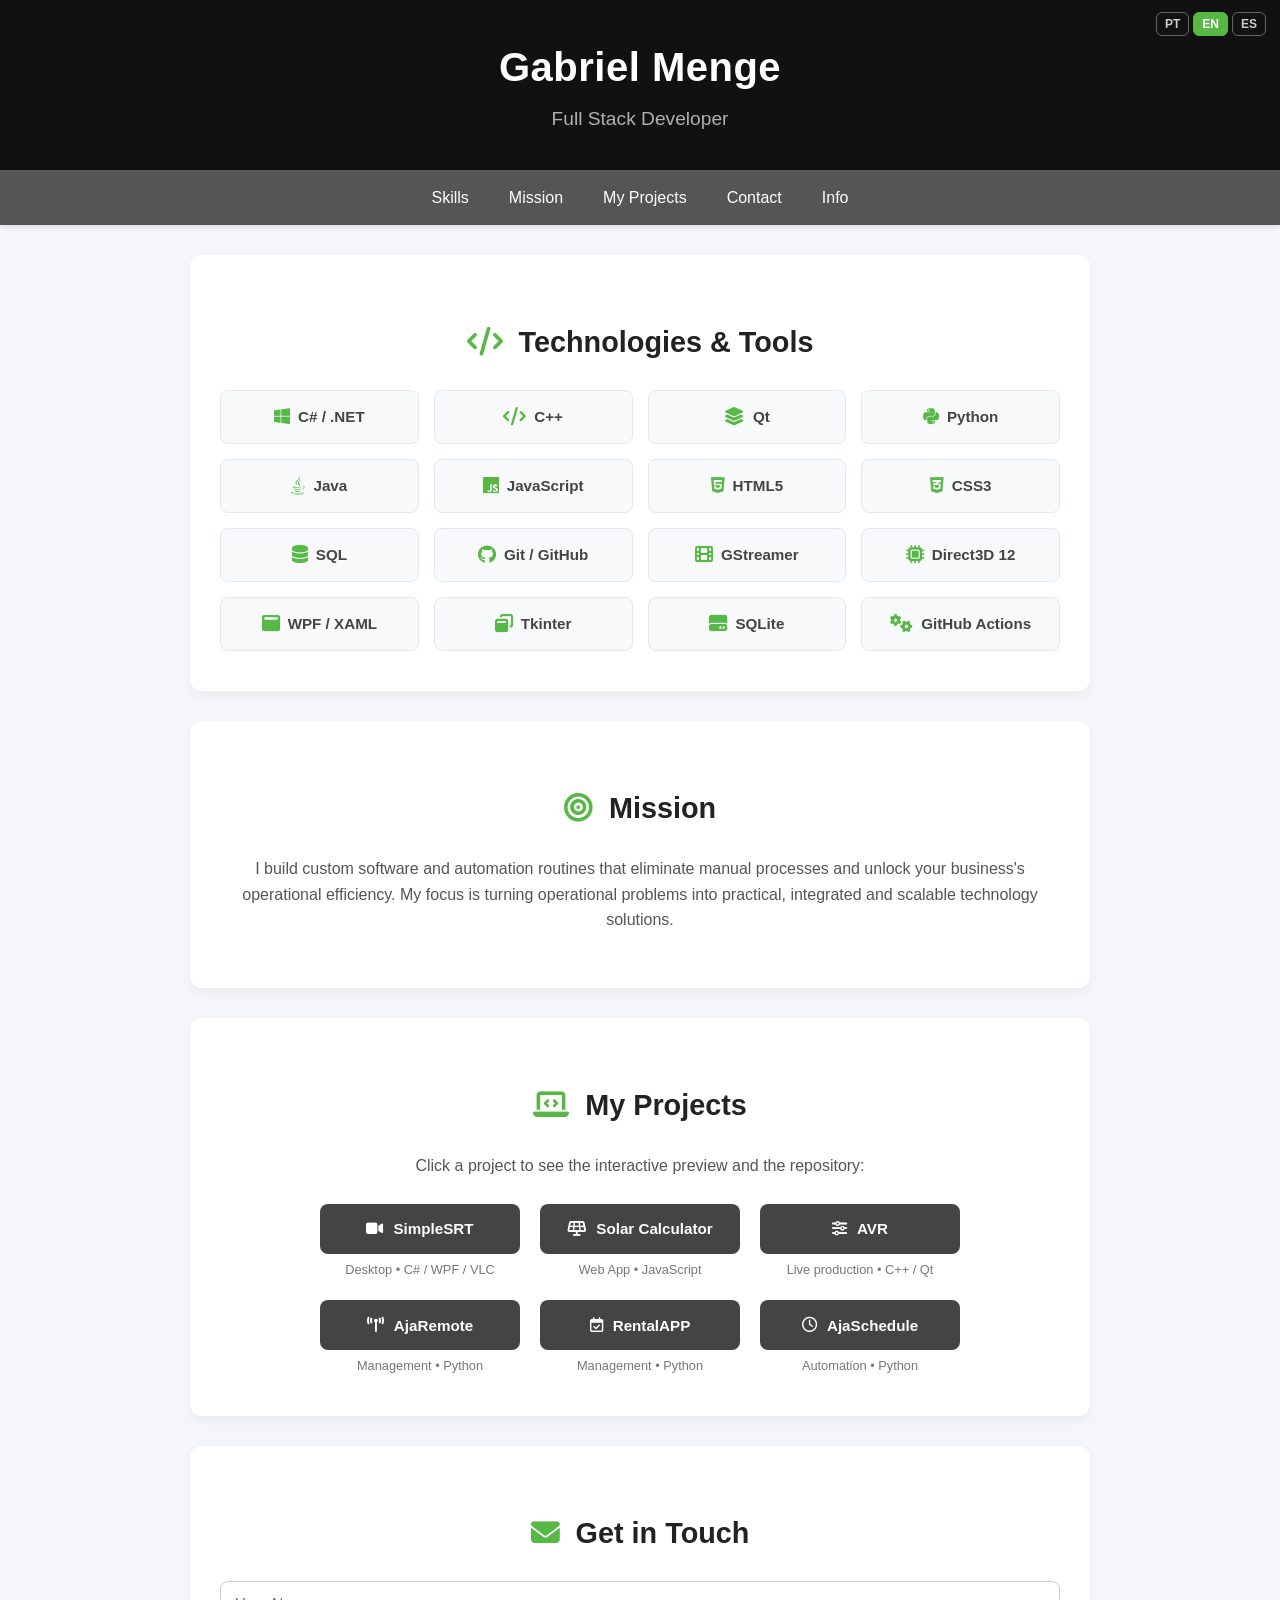
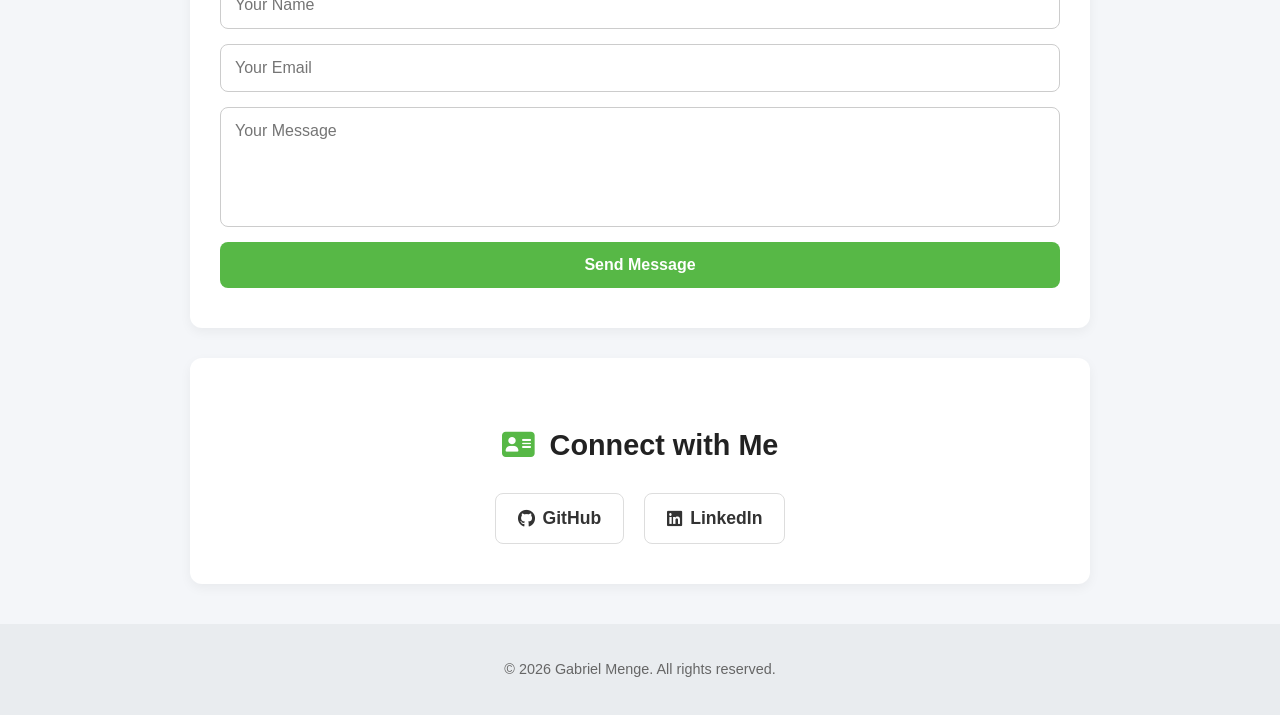
<file: index.html>
<!DOCTYPE html>
<html lang="pt-BR">
<head>
    <meta charset="UTF-8">
    <meta name="viewport" content="width=device-width, initial-scale=1.0">
    <title>Gabriel Menge | Desenvolvedor Full Stack</title>
    
    <!-- CSS do Projeto -->
    <link rel="stylesheet" href="styles.css">
    
    <!-- Ícones (Font Awesome) -->
    <link rel="stylesheet" href="https://cdnjs.cloudflare.com/ajax/libs/font-awesome/6.4.0/css/all.min.css" integrity="sha512-iecdLmaskl7CVkqkXNQ/ZH/XLlvWZOJyj7Yy7tcenmpD1ypASozpmT/E0iPtmFIB46ZmdtAc9eNBvH0H/ZpiBw==" crossorigin="anonymous" referrerpolicy="no-referrer">
    <script src="i18n.js"></script>
</head>
<body>
    <header>
        <div data-idioma></div>
        <div class="header-content">
            <h1>Gabriel Menge</h1>
            <p>Desenvolvedor Full Stack</p>
        </div>
    </header>

    <nav>
        <ul>
            <li><a href="#skills">Habilidades</a></li>
            <li><a href="#benefits">Missão</a></li>
            <li><a href="#projects">Meus Projetos</a></li>
            <li><a href="#contact">Contato</a></li>
            <li><a href="#info">Informações</a></li>
        </ul>
    </nav>

    <main>
        
        <section id="skills">
            <h2><i class="fa-solid fa-code"></i> Tecnologias & Ferramentas</h2>
            <div class="skills-grid">
                <div class="skill-item"><i class="fa-brands fa-windows"></i> C# / .NET</div>
                <div class="skill-item"><i class="fa-solid fa-code"></i> C++</div>
                <div class="skill-item"><i class="fa-solid fa-layer-group"></i> Qt</div>
                <div class="skill-item"><i class="fa-brands fa-python"></i> Python</div>
                <div class="skill-item"><i class="fa-brands fa-java"></i> Java</div>
                <div class="skill-item"><i class="fa-brands fa-js"></i> JavaScript</div>
                <div class="skill-item"><i class="fa-brands fa-html5"></i> HTML5</div>
                <div class="skill-item"><i class="fa-brands fa-css3-alt"></i> CSS3</div>
                <div class="skill-item"><i class="fa-solid fa-database"></i> SQL</div>
                <div class="skill-item"><i class="fa-brands fa-github"></i> Git / GitHub</div>
                <div class="skill-item"><i class="fa-solid fa-film"></i> GStreamer</div>
                <div class="skill-item"><i class="fa-solid fa-microchip"></i> Direct3D 12</div>
                <div class="skill-item"><i class="fa-solid fa-window-maximize"></i> WPF / XAML</div>
                <div class="skill-item"><i class="fa-solid fa-window-restore"></i> Tkinter</div>
                <div class="skill-item"><i class="fa-solid fa-hard-drive"></i> SQLite</div>
                <div class="skill-item"><i class="fa-solid fa-gears"></i> GitHub Actions</div>
            </div>
        </section>

        <section id="benefits">
            <h2><i class="fa-solid fa-bullseye"></i> Missão</h2>
            <p data-t="missao">Desenvolvo softwares e rotinas de automação sob medida para eliminar processos manuais e destravar a eficiência operacional do seu negócio. Meu foco é transformar problemas operacionais em soluções tecnológicas práticas, integradas e escaláveis.</p>
        </section>

        <section id="projects">
            <h2><i class="fa-solid fa-laptop-code"></i> Meus Projetos</h2>
            <p>Clique em um projeto para ver a prévia interativa e o repositório:</p>
            <div class="project-buttons">
                <div class="project-card">
                    <a href="projetos/simplesrt.html">
                        <button class="project-button"><i class="fa-solid fa-video"></i> SimpleSRT</button>
                    </a>
                    <span class="project-tech">Desktop • C# / WPF / VLC</span>
                </div>

                <div class="project-card">
                    <a href="projetos/calculadora-solar.html">
                        <button class="project-button"><i class="fa-solid fa-solar-panel"></i> Calculadora Solar</button>
                    </a>
                    <span class="project-tech">Web App • JavaScript</span>
                </div>

                <div class="project-card">
                    <a href="projetos/avr.html">
                        <button class="project-button"><i class="fa-solid fa-sliders"></i> AVR</button>
                    </a>
                    <span class="project-tech">Produção ao vivo • C++ / Qt</span>
                </div>

                <div class="project-card">
                    <a href="projetos/ajaremote.html">
                        <button class="project-button"><i class="fa-solid fa-tower-broadcast"></i> AjaRemote</button>
                    </a>
                    <span class="project-tech">Gerenciamento • Python</span>
                </div>

                <div class="project-card">
                    <a href="projetos/rentalapp.html">
                        <button class="project-button"><i class="fa-regular fa-calendar-check"></i> RentalAPP</button>
                    </a>
                    <span class="project-tech">Gerenciamento • Python</span>
                </div>
                
                <div class="project-card">
                    <a href="projetos/ajaschedule.html">
                        <button class="project-button"><i class="fa-regular fa-clock"></i> AjaSchedule</button>
                    </a>
                    <span class="project-tech">Automação • Python</span>
                </div>
            </div>
        </section>

        <section id="contact">
            <h2><i class="fa-solid fa-envelope"></i> Entre em Contato</h2>
            <form id="contact-form" action="https://formspree.io/f/moeqvnkl" method="POST">
                <input type="text" name="name" placeholder="Seu Nome" required>
                <input type="email" name="email" placeholder="Seu Email" required>
                <textarea name="message" placeholder="Sua Mensagem" required></textarea>
                <!-- Armadilha anti-spam do Formspree: invisivel para pessoas -->
                <input type="text" name="_gotcha" style="display:none" tabindex="-1" autocomplete="off">
                <button type="submit" id="form-btn">Enviar Mensagem</button>
            </form>
        </section>

        <section id="info">
            <h2><i class="fa-solid fa-address-card"></i> Conecte-se Comigo</h2>
            <div class="social-links">
                <a href="https://github.com/gmenge" target="_blank"><i class="fa-brands fa-github"></i> GitHub</a>
                <a href="https://linkedin.com/in/gabrielmenge" target="_blank"><i class="fa-brands fa-linkedin"></i> LinkedIn</a>
            </div>
        </section>
    </main>

    <footer>
        <p>&copy; 2026 Gabriel Menge. Todos os direitos reservados.</p>
    </footer>

    <!-- Script para envio assíncrono e redirecionamento gratuito -->
    <script>
      const form = document.getElementById("contact-form");
      
      form.addEventListener("submit", async function(event) {
        event.preventDefault();
        const btn = document.getElementById("form-btn");
        btn.disabled = true;
        btn.innerText = "Enviando...";

        try {
          const data = new FormData(event.target);
          const response = await fetch(event.target.action, {
            method: form.method,
            body: data,
            headers: { 'Accept': 'application/json' }
          });
          
          if (response.ok) {
            window.location.href = "obrigado.html";
          } else {
            alert(I18N.t("Ocorreu um erro ao enviar a mensagem. Tente novamente."));
            btn.disabled = false;
            btn.innerText = "Enviar Mensagem";
          }
        } catch (error) {
          alert(I18N.t("Ocorreu um erro de conexão. Tente novamente."));
          btn.disabled = false;
          btn.innerText = "Enviar Mensagem";
        }
      });
    </script>
</body>
</html>
</file>
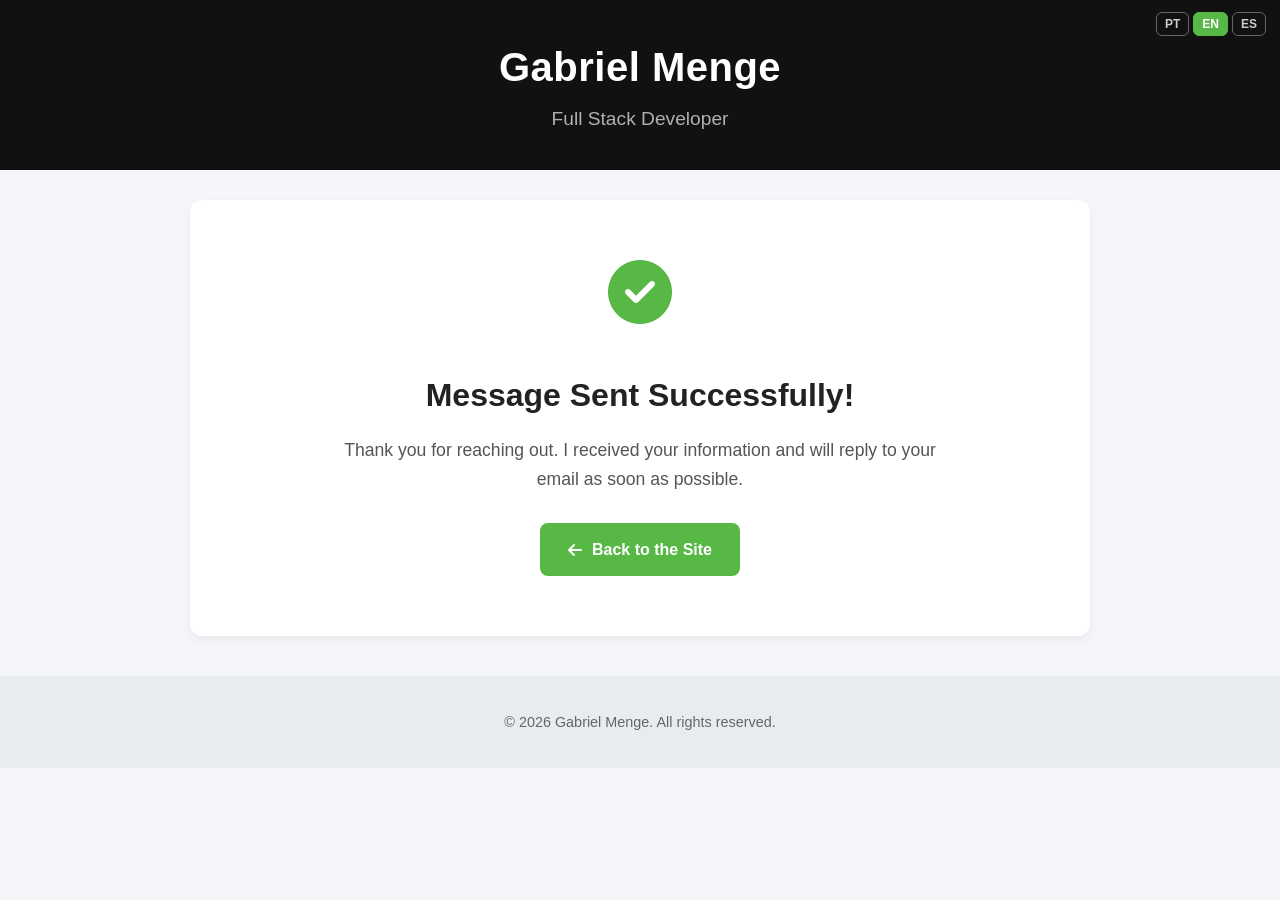
<file: obrigado.html>
<!DOCTYPE html>
<html lang="pt-BR">
<head>
    <meta charset="UTF-8">
    <meta name="viewport" content="width=device-width, initial-scale=1.0">
    <title>Mensagem Enviada | Gabriel Menge</title>
    
    <!-- CSS do Projeto -->
    <link rel="stylesheet" href="styles.css">
    
    <!-- Ícones (Font Awesome) -->
    <link rel="stylesheet" href="https://cdnjs.cloudflare.com/ajax/libs/font-awesome/6.4.0/css/all.min.css" integrity="sha512-iecdLmaskl7CVkqkXNQ/ZH/XLlvWZOJyj7Yy7tcenmpD1ypASozpmT/E0iPtmFIB46ZmdtAc9eNBvH0H/ZpiBw==" crossorigin="anonymous" referrerpolicy="no-referrer">
    <style>
        .thank-you-container {
            text-align: center;
            padding: 60px 20px;
        }

        .thank-you-icon {
            font-size: 4em;
            color: #57b846;
            margin-bottom: 20px;
        }

        .thank-you-title {
            font-size: 2em;
            color: #222;
            margin-bottom: 15px;
        }

        .thank-you-text {
            font-size: 1.1em;
            color: #555;
            max-width: 600px;
            margin: 0 auto 30px auto;
            line-height: 1.6;
        }

        .btn-home {
            display: inline-flex;
            align-items: center;
            gap: 10px;
            background: #57b846;
            color: #fff;
            text-decoration: none;
            padding: 14px 28px;
            font-weight: bold;
            border-radius: 8px;
            transition: background 0.3s ease, transform 0.2s;
        }

        .btn-home:hover {
            background: #45a035;
            transform: translateY(-2px);
        }
    </style>
    <script src="i18n.js"></script>
</head>
<body>
    <header>
        <div data-idioma></div>
        <div class="header-content">
            <h1>Gabriel Menge</h1>
            <p>Desenvolvedor Full Stack</p>
        </div>
    </header>

    <main>
        <section class="thank-you-container">
            <i class="fa-solid fa-circle-check thank-you-icon"></i>
            <h2 class="thank-you-title">Mensagem Enviada com Sucesso!</h2>
            <p class="thank-you-text">
                Obrigado pelo contato. Recebi suas informações e retornarei o seu e-mail o mais breve possível.
            </p>
            <a href="index.html" class="btn-home">
                <i class="fa-solid fa-arrow-left"></i> Voltar ao Site
            </a>
        </section>
    </main>

    <footer>
        <p>&copy; 2026 Gabriel Menge. Todos os direitos reservados.</p>
    </footer>
</body>
</html>
</file>
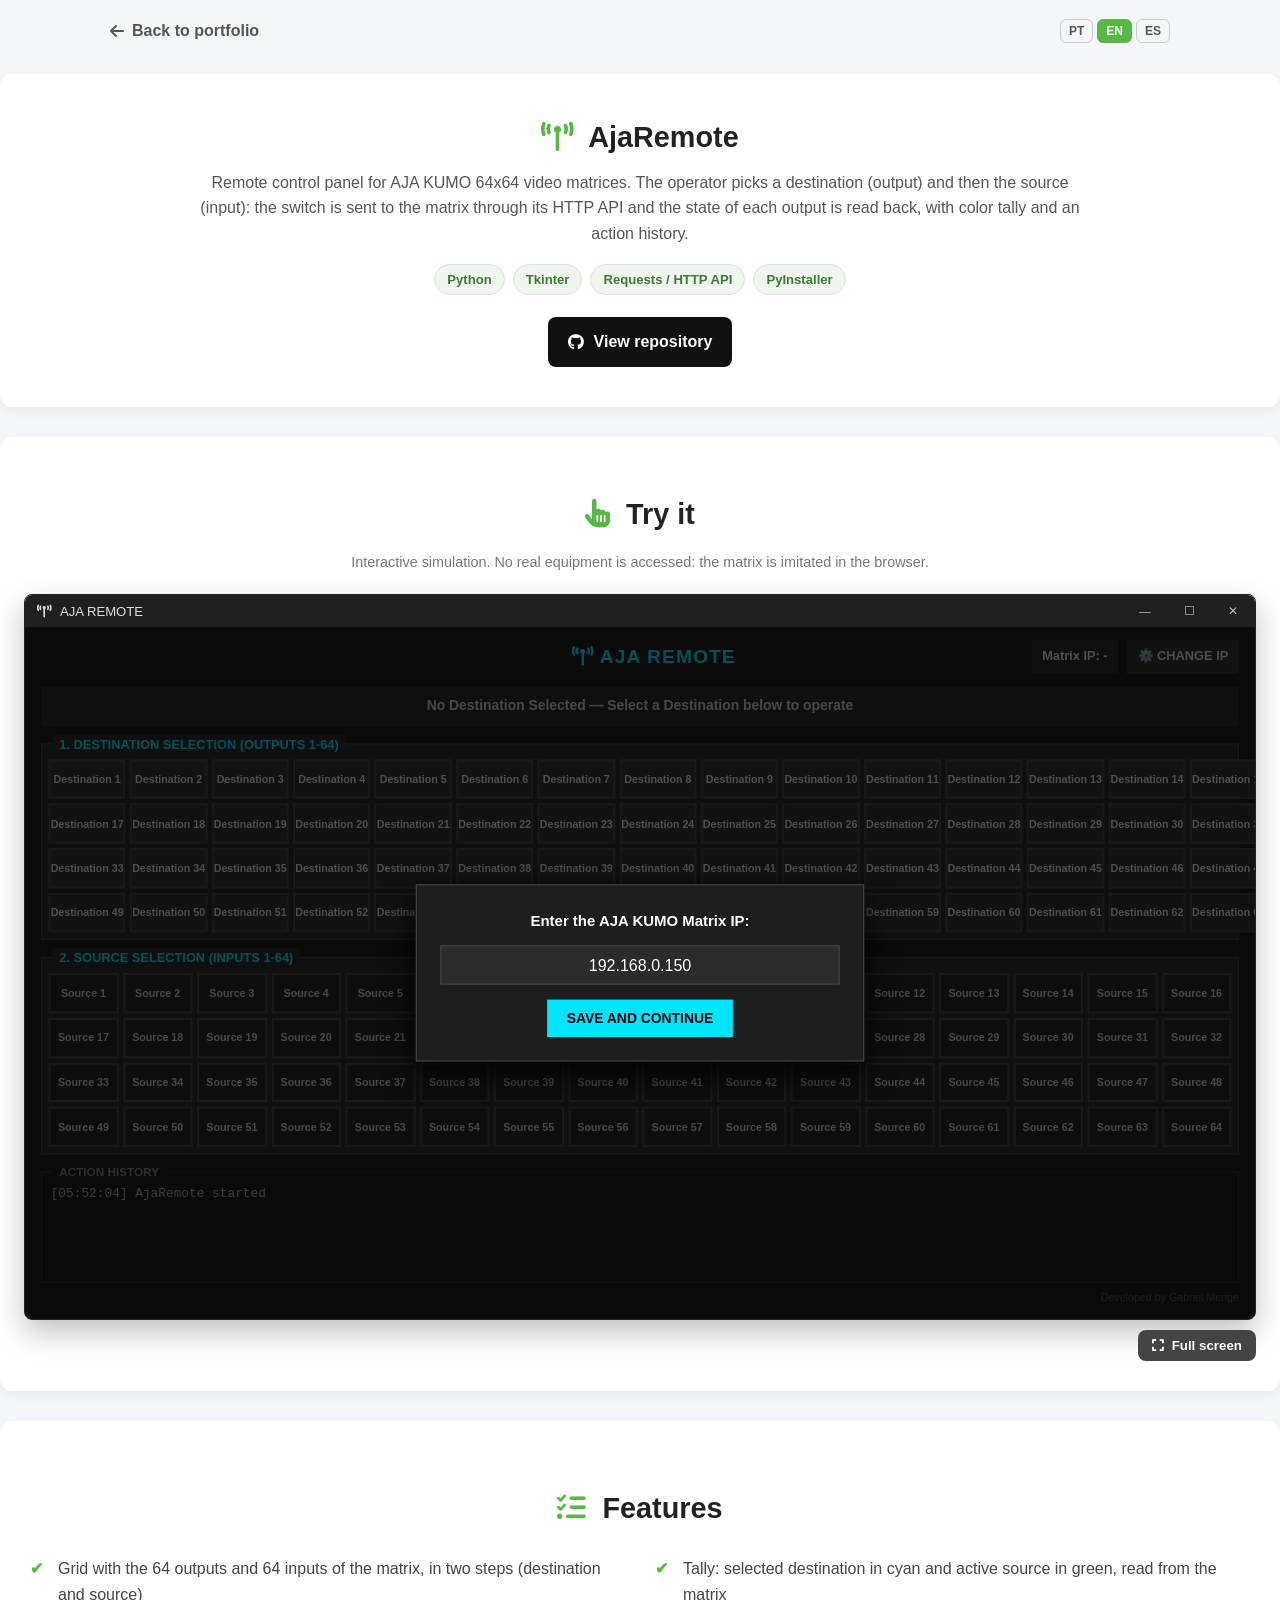
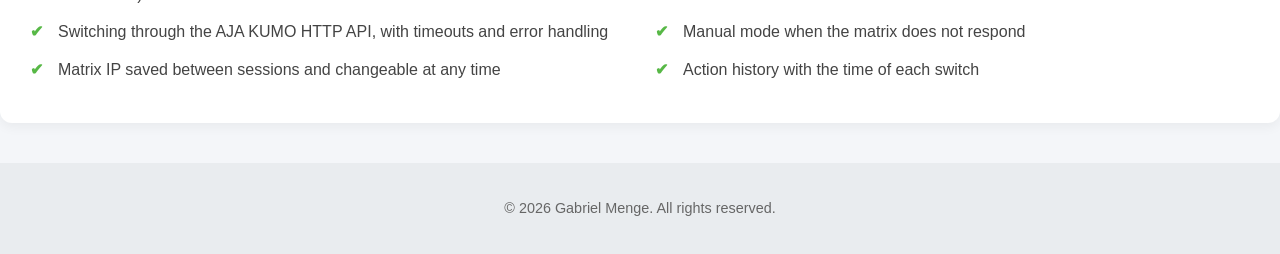
<file: projetos/ajaremote.html>
<!DOCTYPE html>
<html lang="pt-BR">
<head>
    <meta charset="UTF-8">
    <meta name="viewport" content="width=device-width, initial-scale=1.0">
    <title>AjaRemote | Gabriel Menge</title>
    <link rel="stylesheet" href="../styles.css">
    <link rel="stylesheet" href="projeto.css">
    <link rel="stylesheet" href="https://cdnjs.cloudflare.com/ajax/libs/font-awesome/6.4.0/css/all.min.css" integrity="sha512-iecdLmaskl7CVkqkXNQ/ZH/XLlvWZOJyj7Yy7tcenmpD1ypASozpmT/E0iPtmFIB46ZmdtAc9eNBvH0H/ZpiBw==" crossorigin="anonymous" referrerpolicy="no-referrer">
    <style>
        .aja { background: #1E1E1E; color: #E0E0E0; font-family: Arial, sans-serif; padding: 0 15px 12px; position: relative; display: flex; flex-direction: column; overflow: hidden; }
        .aja-topo { display: flex; align-items: center; justify-content: space-between; height: 56px; }
        .aja-logo { font-size: 18px; font-weight: bold; color: #00E5FF; letter-spacing: 1px; }
        .aja-ip { display: flex; gap: 8px; align-items: center; font-size: 12px; font-weight: bold; }
        .aja-ip span { background: #2B2B2B; padding: 6px 10px; }
        .aja-ip button { background: #333; color: #ddd; border: 0; padding: 6px 10px; font: inherit; cursor: pointer; }
        .aja-ip button:hover { background: #444; }
        .aja-barra { background: #2B2B2B; text-align: center; font-weight: bold; font-size: 13px; padding: 8px; margin-bottom: 8px; color: #CCCCCC; }
        .aja-barra.dest { color: #00E5FF; } .aja-barra.ok { color: #00FF66; } .aja-barra.erro { color: #FF4444; }
        .aja-caixa { border: 1px solid #444; background: #2B2B2B; padding: 14px 6px 6px; margin: 8px 0; position: relative; flex: 1; min-height: 0; display: flex; flex-direction: column; }
        .aja-caixa > .leg { position: absolute; top: -9px; left: 10px; background: #2B2B2B; padding: 0 6px; font-size: 12px; font-weight: bold; color: #00E5FF; }
        .aja-grade { display: grid; grid-template-columns: repeat(16, 1fr); grid-template-rows: repeat(4, 1fr); gap: 4px; flex: 1; min-height: 0; }
        .aja-grade button { border: 2px solid #444; background: #333; color: #E0E0E0; font: bold 10px Arial, sans-serif; padding: 0; cursor: pointer; white-space: nowrap; }
        .aja-grade.org button { background: #262626; color: #CCC; }
        .aja-grade button:hover { background: #3a3a3a; }
        .aja-grade.dst button.sel { border-color: #00E5FF; background: #00E5FF; color: #000; }
        .aja-grade.org button.ativa { border-color: #00FF66; background: #00FF66; color: #000; }
        .aja-grade.org button.flash { background: #00FF66; color: #000; }
        .aja-log { flex-shrink: 0; border: 1px solid #333; background: #1E1E1E; position: relative; padding: 12px 8px 6px; margin-top: 8px; }
        .aja-log > .leg { position: absolute; top: -9px; left: 10px; background: #1E1E1E; padding: 0 6px; font-size: 11px; font-weight: bold; color: #888; }
        .aja-log ul { list-style: none; margin: 0; padding: 0; height: 84px; overflow-y: auto; font: 12px Consolas, monospace; color: #aaa; }
        .aja-log li { padding: 1px 0; } .aja-log li.ok { color: #00FF66; } .aja-log li.dest { color: #00E5FF; }
        .aja-rodape { text-align: right; font-size: 10px; color: #555; margin-top: 6px; }
        .aja-modal { position: absolute; inset: 0; background: rgba(0,0,0,.65); display: flex; align-items: center; justify-content: center; }
        .aja-modal[hidden] { display: none; }
        .aja-dialogo { background: #1E1E1E; border: 1px solid #444; width: 420px; padding: 22px; text-align: center; box-shadow: 0 10px 30px #000; }
        .aja-dialogo p { margin: 0 0 12px; font-weight: bold; color: #fff; font-size: 14px; }
        .aja-dialogo input { width: 100%; background: #2B2B2B; color: #fff; border: 1px solid #444; padding: 9px; font-size: 15px; text-align: center; margin-bottom: 14px; border-radius: 0; }
        .aja-dialogo button { border: 0; padding: 10px 18px; font: bold 13px Arial, sans-serif; cursor: pointer; margin: 0 4px; }
        .b-ciano { background: #00E5FF; color: #000; } .b-cinza { background: #444; color: #fff; }
        .aja-dialogo .sub { font-size: 12px; color: #888; font-weight: normal; }
        .spin { width: 28px; height: 28px; border: 3px solid #333; border-top-color: #00E5FF; border-radius: 50%; margin: 6px auto 12px; animation: gira 0.8s linear infinite; }
        @keyframes gira { to { transform: rotate(360deg); } }
    </style>
    <script src="../i18n.js"></script>
    <script src="i18n/ajaremote.js"></script>
</head>
<body>
    <div class="topo-projeto"><a class="voltar" href="../index.html#projects"><i class="fa-solid fa-arrow-left"></i> Voltar ao portfólio</a><div data-idioma></div></div>

    <main>
        <section class="projeto-intro">
            <h2><i class="fa-solid fa-tower-broadcast"></i> AjaRemote</h2>
            <p data-t="aja.intro">Painel de controle remoto para matrizes de vídeo AJA KUMO 64x64. O operador escolhe um destino (saída) e em seguida a origem (entrada): a comutação é enviada à matriz pela API HTTP e o estado de cada saída é lido de volta, com tally colorido e histórico de ações.</p>
            <div class="tags">
                <span class="tag">Python</span><span class="tag">Tkinter</span><span class="tag">Requests / API HTTP</span><span class="tag">PyInstaller</span>
            </div>
            <div class="acoes">
                <a class="botao botao-repo" href="https://github.com/gmenge/AjaRemote" target="_blank" rel="noopener"><i class="fa-brands fa-github"></i> Ver repositório</a>
            </div>
        </section>

        <section class="demo">
            <h2><i class="fa-solid fa-hand-pointer"></i> Experimente</h2>
            <p class="aviso-demo">Simulação interativa. Nenhum equipamento real é acessado: a matriz é imitada no navegador.</p>

            <div class="janela">
                <div class="janela-barra">
                    <div class="janela-titulo"><i class="fa-solid fa-tower-broadcast"></i> AJA REMOTE</div>
                    <div class="janela-controles"><span>&#8212;</span><span>&#9744;</span><span>&#10005;</span></div>
                </div>
                <div class="janela-corpo palco">
                    <div class="aja app" id="aja">
                        <div class="aja-topo">
                            <div style="width:220px"></div>
                            <div class="aja-logo"><i class="fa-solid fa-tower-broadcast"></i> AJA REMOTE</div>
                            <div class="aja-ip"><span id="lblIp">IP Matriz: -</span><button id="btnIp">⚙️ ALTERAR IP</button></div>
                        </div>
                        <div class="aja-barra" id="barra">Nenhum Destino Selecionado — Selecione um Destino abaixo para operar</div>
                        <div class="aja-caixa"><span class="leg"> 1. SELEÇÃO DE DESTINO (SAÍDAS 1-64) </span><div class="aja-grade dst" id="dst"></div></div>
                        <div class="aja-caixa"><span class="leg"> 2. SELEÇÃO DE ORIGEM (ENTRADAS 1-64) </span><div class="aja-grade org" id="org"></div></div>
                        <div class="aja-log"><span class="leg"> HISTÓRICO DE AÇÕES </span><ul id="log"></ul></div>
                        <div class="aja-rodape">Desenvolvido por Gabriel Menge</div>

                        <div class="aja-modal" id="modalIp">
                            <div class="aja-dialogo">
                                <p>Digite o IP da Matriz AJA KUMO:</p>
                                <input id="ip" value="192.168.0.150">
                                <div><button class="b-ciano" id="btnSalvar">SALVAR E CONTINUAR</button><button class="b-cinza" id="btnCancelar" hidden>CANCELAR</button></div>
                            </div>
                        </div>
                        <div class="aja-modal" id="modalCon" hidden>
                            <div class="aja-dialogo"><div class="spin"></div><p>Conectando à matriz AJA KUMO...</p><p class="sub" id="conIp"></p></div>
                        </div>
                    </div>
                </div>
            </div>
        </section>

        <section class="recursos">
            <h2><i class="fa-solid fa-list-check"></i> Recursos</h2>
            <ul>
                <li>Grade com as 64 saídas e 64 entradas da matriz, em dois passos (destino e origem)</li>
                <li>Tally: destino selecionado em ciano e origem ativa em verde, lidos da matriz</li>
                <li>Comutação pela API HTTP da AJA KUMO, com tempo limite e tratamento de falhas</li>
                <li>Modo manual quando a matriz não responde</li>
                <li>IP da matriz salvo entre sessões e alterável a qualquer momento</li>
                <li>Histórico de ações com horário de cada comutação</li>
            </ul>
        </section>
    </main>

    <footer><p>&copy; 2026 Gabriel Menge. Todos os direitos reservados.</p></footer>

    <script>
        const $ = (id) => document.getElementById(id);
        // Estado simulado da matriz: origem roteada em cada destino
        const rota = {};
        for (let d = 1; d <= 64; d++) rota[d] = ((d * 7) % 64) + 1;
        let ip = '', destino = null, conectado = false;

        for (let i = 1; i <= 64; i++) {
            const bd = document.createElement('button'); bd.textContent = `Destino ${i}`; bd.onclick = () => selecionarDestino(i); $('dst').appendChild(bd);
            const bo = document.createElement('button'); bo.textContent = `Origem ${i}`; bo.onclick = () => comutar(i); $('org').appendChild(bo);
        }

        function hora() { return new Date().toLocaleTimeString('pt-BR'); }
        function log(txt, cls) {
            const li = document.createElement('li'); li.textContent = `[${hora()}] ${txt}`; if (cls) li.className = cls;
            $('log').prepend(li);
        }
        function barra(txt, cls) { $('barra').textContent = txt; $('barra').className = 'aja-barra ' + (cls || ''); }

        function pintar() {
            [...$('dst').children].forEach((b, i) => b.classList.toggle('sel', i + 1 === destino));
            [...$('org').children].forEach((b, i) => b.classList.toggle('ativa', destino !== null && conectado && rota[destino] === i + 1));
        }

        function selecionarDestino(d) {
            destino = d;
            if (conectado) { barra(`DESTINO ${d} SELECIONADO  --->  ORIGEM ATIVA: ORIGEM ${rota[d]}`, 'dest'); log(`Destino ${d} selecionado (origem ativa: ${rota[d]})`, 'dest'); }
            else { barra(`DESTINO ${d} SELECIONADO`, 'dest'); log(`Destino ${d} selecionado`, 'dest'); }
            pintar();
        }

        function comutar(o) {
            if (destino === null) { barra('ATENÇÃO: Selecione primeiro um Destino antes de escolher uma Origem!', 'erro'); return; }
            const b = $('org').children[o - 1]; b.classList.add('flash');
            setTimeout(() => {
                b.classList.remove('flash');
                rota[destino] = o;
                barra(`COMUTAÇÃO OK: DESTINO ${destino}  <===  ORIGEM ${o}`, 'ok');
                log(`COMUTAÇÃO OK: Destino ${destino} <=== Origem ${o}`, 'ok');
                pintar();
            }, 180);
        }

        function abrirIp(primeira) {
            $('btnCancelar').hidden = primeira; $('ip').value = ip || '192.168.0.150';
            $('modalIp').hidden = false; $('ip').focus(); $('ip').select();
        }

        $('btnSalvar').onclick = () => {
            const v = $('ip').value.trim();
            if (!/^\d{1,3}(\.\d{1,3}){3}$/.test(v)) { $('ip').style.borderColor = '#FF4444'; return; }
            $('ip').style.borderColor = ''; ip = v; $('lblIp').textContent = `IP Matriz: ${ip}`;
            $('modalIp').hidden = true; $('modalCon').hidden = false; $('conIp').textContent = `http://${ip}/options`;
            setTimeout(() => {
                $('modalCon').hidden = true; conectado = true;
                barra('Conectado com sucesso! Selecione um Destino abaixo.', 'ok');
                log(`Conectado à matriz ${ip} — estado das 64 saídas carregado`, 'ok');
                pintar();
            }, 1400);
        };
        $('ip').addEventListener('keydown', (e) => { if (e.key === 'Enter') $('btnSalvar').onclick(); });
        $('btnCancelar').onclick = () => { $('modalIp').hidden = true; };
        $('btnIp').onclick = () => abrirIp(false);
        log('AjaRemote iniciado');
    </script>
    <script src="projeto.js"></script>
</body>
</html>
</file>
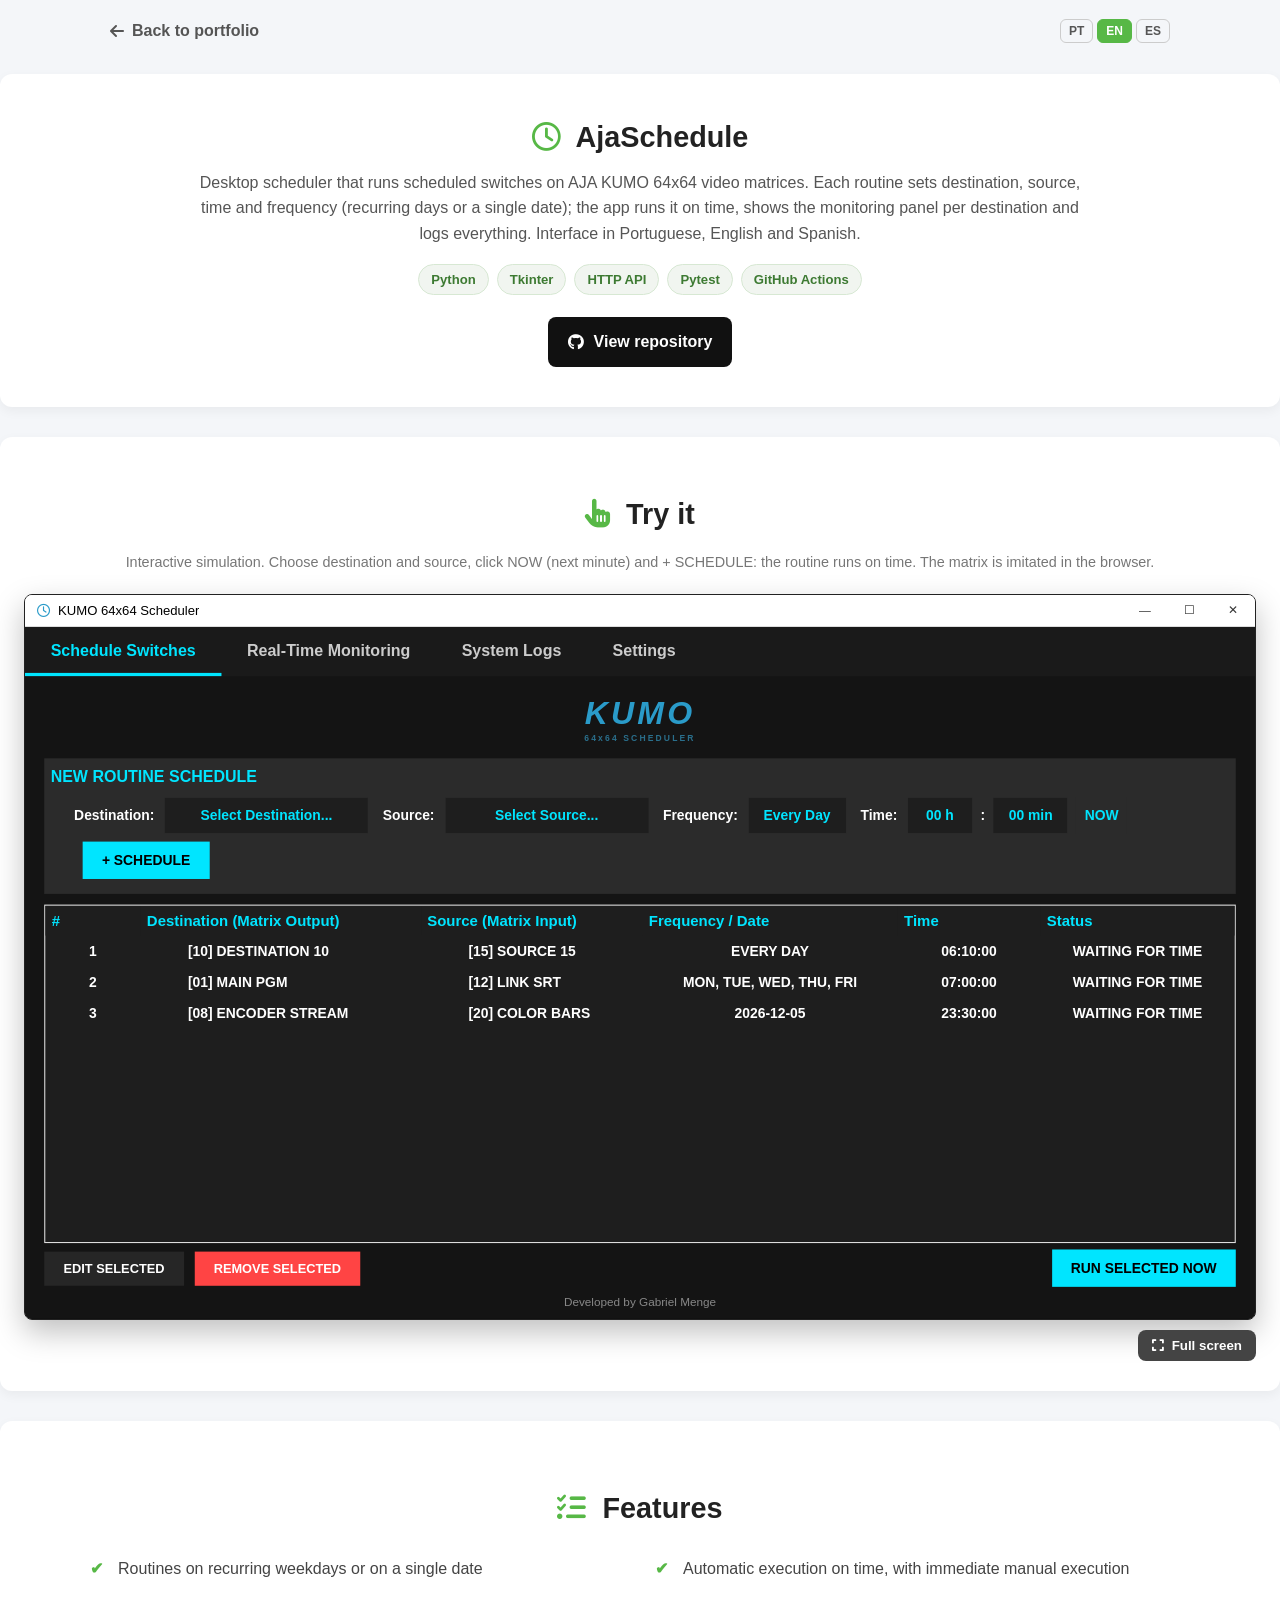
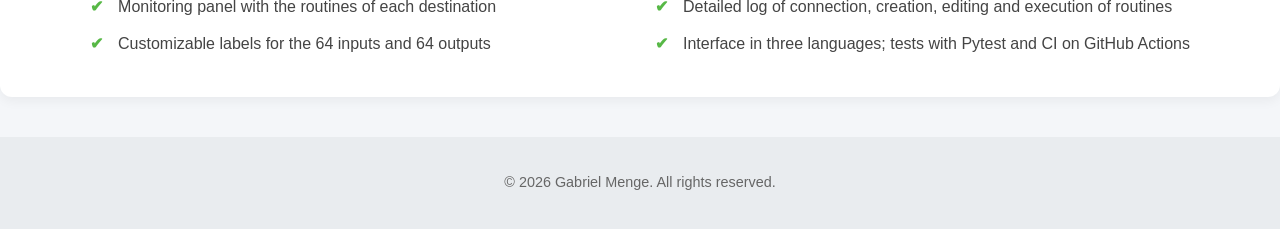
<file: projetos/ajaschedule.html>
<!DOCTYPE html>
<html lang="pt-BR">
<head>
    <meta charset="UTF-8">
    <meta name="viewport" content="width=device-width, initial-scale=1.0">
    <title>AjaSchedule | Gabriel Menge</title>
    <link rel="stylesheet" href="../styles.css">
    <link rel="stylesheet" href="projeto.css">
    <link rel="stylesheet" href="https://cdnjs.cloudflare.com/ajax/libs/font-awesome/6.4.0/css/all.min.css" integrity="sha512-iecdLmaskl7CVkqkXNQ/ZH/XLlvWZOJyj7Yy7tcenmpD1ypASozpmT/E0iPtmFIB46ZmdtAc9eNBvH0H/ZpiBw==" crossorigin="anonymous" referrerpolicy="no-referrer">
    <style>
                .as { background: #141414; color: #fff; font: bold 13px Arial, sans-serif; overflow: hidden; display: flex; flex-direction: column; position: relative; }
        .as-abas { display: flex; background: #1A1A1A; flex-shrink: 0; }
        .as-abas button { background: transparent; border: 0; border-bottom: 3px solid transparent; color: #CCCCCC; padding: 13px 24px; font: bold 15px Arial, sans-serif; cursor: pointer; }
        .as-abas button:hover { color: #fff; }
        .as-abas button.on { color: #00E5FF; border-color: #00E5FF; }
        .as-aba { flex: 1; display: flex; flex-direction: column; padding: 0 18px 8px; min-height: 0; }
        .as-aba[hidden] { display: none; }
        .as-logo { text-align: center; padding: 18px 0 14px; line-height: 1; }
        .as-logo b { font: italic 900 30px Arial, sans-serif; color: #2A9BC9; letter-spacing: 3px; }
        .as-logo small { display: block; font-size: 8px; color: #2A6F8C; letter-spacing: 2px; margin-top: 3px; }
        .as-novo { background: #2B2B2B; padding: 8px 6px 14px; }
        .as-novo h4 { margin: 0 0 12px; color: #00E5FF; font-size: 15px; }
        .as-form { display: flex; align-items: center; gap: 8px; flex-wrap: wrap; padding-left: 16px; }
        .as-form > span { margin: 0 2px 0 6px; }
        .as-sel { background: #1E1E1E; color: #00E5FF; border: 0; font: bold 13px Arial, sans-serif; padding: 9px 14px; cursor: pointer; min-width: 60px; }
        .as-sel.largo { width: 190px; }
        .as-sel:hover { background: #262626; }
        .as-agora { background: #2B2B2B; color: #00E5FF; border: 0; font: bold 13px Arial, sans-serif; padding: 9px 8px; cursor: pointer; }
        .as-agora:hover { background: #333; }
        .as-ciano { background: #00E5FF; color: #000; border: 0; font: bold 13px Arial, sans-serif; padding: 10px 18px; cursor: pointer; margin-left: 14px; }
        .as-ciano:hover { background: #33EBFB; }
        .as-cinza { background: #262626; color: #fff; border: 0; font: bold 12px Arial, sans-serif; padding: 9px 18px; cursor: pointer; }
        .as-cinza:hover { background: #333; }
        .as-verm { background: #FF4444; color: #fff; border: 0; font: bold 12px Arial, sans-serif; padding: 9px 18px; cursor: pointer; }
        .as-verm:hover { background: #ff6161; }
        .as-tabela { flex: 1; margin-top: 10px; border: 1px solid #ddd; background: #1E1E1E; overflow-y: auto; min-height: 0; }
        .as-tabela table { width: 100%; border-collapse: collapse; }
        .as-tabela th { color: #00E5FF; font-size: 14px; padding: 6px; background: #1E1E1E; position: sticky; top: 0; }
        .as-tabela td { text-align: center; padding: 7px 6px; font-size: 13px; text-transform: uppercase; }
        .as-tabela td.esq { text-align: left; padding-left: 4%; }
        .as-tabela tbody tr { cursor: pointer; }
        .as-tabela tbody tr.sel td { background: #00E5FF; color: #000; }
        .as-rodape { display: flex; gap: 10px; align-items: center; margin-top: 6px; }
        .as-assin { text-align: center; color: #888; font-size: 11px; font-weight: normal; padding: 8px 0 2px; }
        .as-mon-tit { color: #00E5FF; font-size: 17px; padding: 16px 2px; }
        .as-cards { display: grid; grid-template-columns: repeat(3, 1fr); gap: 18px; overflow-y: auto; align-content: start; }
        .as-card { background: #2B2B2B; padding: 12px; }
        .as-card h5 { margin: 0 0 8px; color: #00E5FF; font-size: 14px; }
        .as-card p { margin: 3px 0; font-size: 13px; }
        .as-vazio { color: #888; text-align: center; padding: 30px; font-weight: normal; }
        .as-logs { flex: 1; margin: 15px 0 0; background: #0F0F0F; color: #00FF66; font: 12px Consolas, monospace; padding: 10px; overflow-y: auto; list-style: none; border: 1px solid #2B2B2B; }
        .as-logs li { padding: 1px 0; }
        .as-cfg { display: grid; grid-template-columns: 1fr 1fr; gap: 16px; padding-top: 16px; flex: 1; min-height: 0; }
        .as-cfg fieldset { border: 1px solid #3A3A3A; background: #1E1E1E; padding: 12px; margin: 0; min-height: 0; display: flex; flex-direction: column; gap: 8px; }
        .as-cfg legend { color: #00E5FF; padding: 0 6px; }
        .as-cfg input, .as-cfg select, .as-pop input { background: #2B2B2B; color: #00E5FF; border: 1px solid #3A3A3A; padding: 7px; font: bold 13px Arial, sans-serif; }
        .as-lista { background: #2B2B2B; overflow-y: auto; flex: 1; min-height: 120px; font-weight: normal; }
        .as-lista div { padding: 4px 8px; cursor: pointer; }
        .as-lista div:hover { background: #333; }
        .as-lista div.sel { background: #00E5FF; color: #000; }
        .as-modal { position: absolute; inset: 0; background: rgba(0,0,0,.55); display: flex; align-items: center; justify-content: center; z-index: 5; }
        .as-modal[hidden] { display: none; }
        .as-pop { background: #1E1E1E; border: 1px solid #444; width: 400px; max-height: 88%; display: flex; flex-direction: column; box-shadow: 0 10px 30px #000; }
        .as-pop-tit { background: #F0F0F0; color: #000; font: 12px 'Segoe UI', Arial, sans-serif; padding: 6px 10px; display: flex; justify-content: space-between; }
        .as-pop-tit span:last-child { cursor: pointer; }
        .as-pop-corpo { padding: 14px; display: flex; flex-direction: column; gap: 10px; min-height: 0; flex: 1; }
        .as-pop h4 { margin: 0; color: #00E5FF; text-align: center; font-size: 14px; }
        .as-grade-num { display: grid; grid-template-columns: repeat(6, 1fr); gap: 5px; }
        .as-grade-num button { background: #2B2B2B; color: #fff; border: 0; padding: 9px 0; font: bold 13px Arial, sans-serif; cursor: pointer; }
        .as-grade-num button:hover, .as-grade-num button.sel { background: #00E5FF; color: #000; }
        .as-pop label { display: flex; align-items: center; gap: 8px; cursor: pointer; }
        .as-pop input[type=radio], .as-pop input[type=checkbox] { accent-color: #00E5FF; width: 15px; height: 15px; }
        .as-toast { position: absolute; left: 50%; top: 52px; transform: translateX(-50%); background: #00FF66; color: #000; padding: 9px 16px; opacity: 0; transition: opacity 0.3s; pointer-events: none; z-index: 6; }
        .as-toast.on { opacity: 1; }
        .as-toast.alerta { background: #FFCC00; }
        .janela-barra.clara { background: #fff; color: #000; border-bottom: 1px solid #ddd; }
        .janela-barra.clara .janela-controles span { color: #333; }
    </style>
    <script src="../i18n.js"></script>
    <script src="i18n/ajaschedule.js"></script>
</head>
<body>
    <div class="topo-projeto"><a class="voltar" href="../index.html#projects"><i class="fa-solid fa-arrow-left"></i> Voltar ao portfólio</a><div data-idioma></div></div>

    <main>
        <section class="projeto-intro">
            <h2><i class="fa-regular fa-clock"></i> AjaSchedule</h2>
            <p data-t="as.intro">Agendador desktop que executa comutações programadas em matrizes de vídeo AJA KUMO 64x64. Cada rotina define destino, origem, horário e frequência (dias recorrentes ou data única); o app executa no horário, mostra o painel de monitoração por destino e registra tudo em log. Interface em português, inglês e espanhol.</p>
            <div class="tags">
                <span class="tag">Python</span><span class="tag">Tkinter</span><span class="tag">API HTTP</span><span class="tag">Pytest</span><span class="tag">GitHub Actions</span>
            </div>
            <div class="acoes">
                <a class="botao botao-repo" href="https://github.com/gmenge/AjaSchedule" target="_blank" rel="noopener"><i class="fa-brands fa-github"></i> Ver repositório</a>
            </div>
        </section>

        <section class="demo">
            <h2><i class="fa-solid fa-hand-pointer"></i> Experimente</h2>
            <p class="aviso-demo">Simulação interativa. Escolha destino e origem, clique em AGORA (próximo minuto) e em + AGENDAR: a rotina é executada no horário. A matriz é imitada no navegador.</p>

            <div class="janela">
                <div class="janela-barra clara">
                    <div class="janela-titulo"><i class="fa-regular fa-clock" style="color:#2A9BC9"></i> Agendador KUMO 64x64</div>
                    <div class="janela-controles"><span>&#8212;</span><span>&#9744;</span><span>&#10005;</span></div>
                </div>
                <div class="janela-corpo palco">
                    <div class="as app">
                        <div class="as-abas" id="abas">
                            <button class="on" data-aba="agendar">Agendar Trocas</button>
                            <button data-aba="monitor">Monitoramento em Tempo Real</button>
                            <button data-aba="logs">Logs do Sistema</button>
                            <button data-aba="config">Configurações</button>
                        </div>

                        <div class="as-aba" id="aba-agendar">
                            <div class="as-logo"><b>KUMO</b><small>64x64 SCHEDULER</small></div>
                            <div class="as-novo">
                                <h4>NOVO AGENDAMENTO DE ROTINA</h4>
                                <div class="as-form">
                                    <span>Destino:</span><button class="as-sel largo" id="fDest">Selecione Destino...</button>
                                    <span>Origem:</span><button class="as-sel largo" id="fOrig">Selecione Origem...</button>
                                    <span>Frequência:</span><button class="as-sel" id="fFreq">Todos os Dias</button>
                                    <span>Horário:</span><button class="as-sel" id="fH">00 h</button><span style="margin:0">:</span><button class="as-sel" id="fM">00 min</button>
                                    <button class="as-agora" id="btnAgora">AGORA</button>
                                    <button class="as-ciano" id="btnAdd">+ AGENDAR</button>
                                    <button class="as-cinza" id="btnCancelEd" hidden>CANCELAR EDIÇÃO</button>
                                </div>
                            </div>
                            <div class="as-tabela">
                                <table>
                                    <thead><tr><th style="width:8%">#</th><th>Destino (Saída Matriz)</th><th>Origem (Entrada Matriz)</th><th>Frequência / Data</th><th style="width:12%">Horário</th><th>Status</th></tr></thead>
                                    <tbody id="lista"></tbody>
                                </table>
                            </div>
                            <div class="as-rodape">
                                <button class="as-cinza" id="btnEd">EDITAR SELECIONADO</button>
                                <button class="as-verm" id="btnRem">REMOVER SELECIONADO</button>
                                <span style="flex:1"></span>
                                <button class="as-ciano" id="btnRun">EXECUTAR SELECIONADO AGORA</button>
                            </div>
                            <div class="as-assin">Desenvolvido por Gabriel Menge</div>
                        </div>

                        <div class="as-aba" id="aba-monitor" hidden>
                            <div class="as-mon-tit">PAINEL DE MONITORAÇÃO DE ROTINAS DA MATRIZ</div>
                            <div class="as-cards" id="cards"></div>
                        </div>

                        <div class="as-aba" id="aba-logs" hidden><ul class="as-logs" id="logs"></ul></div>

                        <div class="as-aba" id="aba-config" hidden>
                            <div class="as-cfg">
                                <fieldset>
                                    <legend>Configuração de Rede (Matriz AJA KUMO)</legend>
                                    <span>Endereço IP da Matriz:</span>
                                    <div style="display:flex;gap:8px"><input id="cIp" value="192.168.0.150" style="flex:1"><button class="as-ciano" id="cSalvarIp" style="margin:0">SALVAR IP</button></div>
                                    <span style="color:#aaa">IP Atual em Uso: <b id="cIpAtual" style="color:#00FF66">192.168.0.150</b></span>
                                    <span style="margin-top:10px">Idioma do Sistema / Language:</span>
                                    <select><option>Português (Brasil)</option><option>English</option><option>Español</option></select>
                                </fieldset>
                                <fieldset>
                                    <legend id="cLegenda">Gerenciamento de Saídas (Destinos)</legend>
                                    <div style="display:flex;gap:8px">
                                        <button class="as-cinza" id="cTipoD" style="flex:1">Destinos</button><button class="as-cinza" id="cTipoO" style="flex:1">Origens</button>
                                    </div>
                                    <input id="cFiltro" placeholder="Filtrar:">
                                    <div class="as-lista" id="cLista"></div>
                                    <button class="as-cinza" id="cEditar">Editar Rótulo</button>
                                </fieldset>
                            </div>
                        </div>

                        <div class="as-modal" id="modal" hidden><div class="as-pop" id="pop"></div></div>
                        <div class="as-toast" id="toast"></div>
                    </div>
                </div>
            </div>
        </section>

        <section class="recursos">
            <h2><i class="fa-solid fa-list-check"></i> Recursos</h2>
            <ul>
                <li>Rotinas em dias recorrentes da semana ou em data única</li>
                <li>Execução automática no horário, com execução manual imediata</li>
                <li>Painel de monitoração com as rotinas de cada destino</li>
                <li>Log detalhado de conexão, criação, edição e execução de rotinas</li>
                <li>Rótulos personalizáveis para as 64 entradas e 64 saídas</li>
                <li>Interface em três idiomas; testes com Pytest e CI no GitHub Actions</li>
            </ul>
        </section>
    </main>

    <footer><p>&copy; 2026 Gabriel Menge. Todos os direitos reservados.</p></footer>

    <script>
        const $ = (id) => document.getElementById(id);
        const pad = (n) => String(n).padStart(2, '0');
        const esc = (s) => String(s).replace(/[&<>"]/g, (c) => ({ '&': '&amp;', '<': '&lt;', '>': '&gt;', '"': '&quot;' }[c]));
        const DIAS = ['Segunda-feira', 'Terça-feira', 'Quarta-feira', 'Quinta-feira', 'Sexta-feira', 'Sábado', 'Domingo'];
        const CURTO = ['SEG', 'TER', 'QUA', 'QUI', 'SEX', 'SAB', 'DOM'];
        const nomes = { d: [], o: [] };
        for (let i = 1; i <= 64; i++) { nomes.d.push(`Destino ${i}`); nomes.o.push(`Origem ${i}`); }
        Object.assign(nomes.o, { 0: 'Câmera 1', 1: 'Câmera 2', 4: 'Servidor de Vídeo', 11: 'Link SRT', 19: 'Barras de Cor' });
        Object.assign(nomes.d, { 0: 'PGM Principal', 2: 'Monitor Diretor', 7: 'Encoder Stream' });
        const rot = (t, n) => `[${pad(n)}] ${nomes[t][n - 1]}`;

        function hoje() { const d = new Date(); return `${d.getFullYear()}-${pad(d.getMonth() + 1)}-${pad(d.getDate())}`; }
        const TODOS = [0, 1, 2, 3, 4, 5, 6];
        let rotinas = [
            { id: 1, dest: 10, orig: 15, tipo: 'rec', dias: TODOS, data: '', hora: '06:10', ultimo: '' },
            { id: 2, dest: 1, orig: 12, tipo: 'rec', dias: [0, 1, 2, 3, 4], data: '', hora: '07:00', ultimo: '' },
            { id: 3, dest: 8, orig: 20, tipo: 'uni', dias: [], data: hoje(), hora: '23:30', ultimo: '' },
        ];
        let proxId = 4, sel = null, editando = null;
        let form = { dest: null, orig: null, tipo: 'rec', dias: TODOS.slice(), data: hoje(), h: 0, m: 0 };

        function freqTxt(r) {
            if (r.tipo === 'uni') return r.data;
            if (r.dias.length === 7) return 'Todos os Dias';
            return r.dias.map((i) => CURTO[i]).join(', ');
        }
        const status = (r) => (r.tipo === 'uni' && r.ultimo) ? 'EXECUTADO' : 'AGUARDANDO HORÁRIO';

        function render() {
            $('lista').innerHTML = rotinas.map((r) => `<tr data-id="${r.id}" class="${r.id === sel ? 'sel' : ''}"><td>${r.id}</td><td class="esq">${esc(rot('d', r.dest))}</td><td class="esq">${esc(rot('o', r.orig))}</td><td>${freqTxt(r)}</td><td>${r.hora}:00</td><td>${status(r)}</td></tr>`).join('');
            $('lista').querySelectorAll('tr').forEach((tr) => { tr.onclick = () => { sel = +tr.dataset.id; render(); }; });
            renderCards();
        }

        function renderCards() {
            const por = {};
            rotinas.forEach((r) => { (por[r.dest] = por[r.dest] || []).push(r); });
            const ds = Object.keys(por).map(Number).sort((a, b) => a - b);
            if (!ds.length) { $('cards').innerHTML = '<div class="as-vazio" style="grid-column:1/-1">Nenhum destino possui rotinas agendadas no momento.</div>'; return; }
            $('cards').innerHTML = ds.map((d) => `<div class="as-card"><h5>DESTINO [${pad(d)}] ${esc(nomes.d[d - 1])}</h5>${por[d].map((r) => {
                const ok = r.ultimo === hoje();
                return `<p style="color:${ok ? '#00FF66' : '#FFCC00'}">• [${freqTxt(r)}] ${r.hora} -&gt; [${pad(r.orig)}] ${esc(nomes.o[r.orig - 1])} (${ok ? 'EXECUTADO' : 'AGUARDANDO'})</p>`;
            }).join('')}</div>`).join('');
        }

        function log(txt) {
            const d = new Date();
            $('logs').insertAdjacentHTML('beforeend', `<li>[${hoje()} ${d.toLocaleTimeString('pt-BR')}] ${esc(txt)}</li>`);
            $('logs').scrollTop = 1e9;
        }

        function toast(t, alerta) { const e = $('toast'); e.textContent = t; e.className = 'as-toast on' + (alerta ? ' alerta' : ''); clearTimeout(e._t); e._t = setTimeout(() => { e.className = 'as-toast'; }, 2400); }

        function atualizarForm() {
            $('fDest').textContent = form.dest ? rot('d', form.dest) : 'Selecione Destino...';
            $('fOrig').textContent = form.orig ? rot('o', form.orig) : 'Selecione Origem...';
            $('fFreq').textContent = freqTxt(form);
            $('fH').textContent = `${pad(form.h)} h`; $('fM').textContent = `${pad(form.m)} min`;
        }

        // Popups
        function abrir(titulo, html, ligar) {
            $('pop').innerHTML = `<div class="as-pop-tit"><span>${titulo}</span><span id="pX">✕</span></div><div class="as-pop-corpo">${html}</div>`;
            $('modal').hidden = false; $('pX').onclick = fechar; ligar();
        }
        function fechar() { $('modal').hidden = true; }

        function popLista(t) {
            const ehD = t === 'd';
            let escolhido = form[ehD ? 'dest' : 'orig'];
            abrir(ehD ? 'Selecionar Destino' : 'Selecionar Origem',
                `<h4>${ehD ? 'SELECIONE O DESTINO' : 'SELECIONE A ORIGEM'}</h4>
                <label style="cursor:default">Filtrar: <input id="pF" style="flex:1"></label>
                <span style="color:#aaa;font-size:12px">Lista (Portas 01 a 64):</span>
                <div class="as-lista" id="pL" style="height:280px;flex:none"></div>
                <button class="as-ciano" id="pOk" style="margin:0">CONFIRMAR SELEÇÃO</button>`,
                () => {
                    const desenhar = () => {
                        const f = $('pF').value.toLowerCase();
                        $('pL').innerHTML = nomes[t].map((n, i) => ({ n, i: i + 1 })).filter((x) => rot(t, x.i).toLowerCase().includes(f))
                            .map((x) => `<div data-i="${x.i}" class="${x.i === escolhido ? 'sel' : ''}">${esc(rot(t, x.i))}</div>`).join('');
                        $('pL').querySelectorAll('div').forEach((d) => {
                            d.onclick = () => { escolhido = +d.dataset.i; desenhar(); };
                            d.ondblclick = () => { escolhido = +d.dataset.i; $('pOk').onclick(); };
                        });
                    };
                    $('pF').oninput = desenhar; desenhar(); $('pF').focus();
                    $('pOk').onclick = () => { if (!escolhido) return; form[ehD ? 'dest' : 'orig'] = escolhido; atualizarForm(); fechar(); };
                });
        }

        function popNum(ehHora) {
            const max = ehHora ? 24 : 60;
            abrir(ehHora ? 'Selecionar Hora' : 'Selecionar Minuto',
                `<h4>${ehHora ? 'SELECIONE A HORA' : 'SELECIONE O MINUTO'}</h4><div class="as-grade-num" id="pG" style="grid-template-columns:repeat(${ehHora ? 6 : 10},1fr)"></div>`,
                () => {
                    const atual = ehHora ? form.h : form.m;
                    $('pG').innerHTML = Array.from({ length: max }, (_, i) => `<button data-v="${i}" class="${i === atual ? 'sel' : ''}">${pad(i)}</button>`).join('');
                    $('pG').querySelectorAll('button').forEach((b) => { b.onclick = () => { form[ehHora ? 'h' : 'm'] = +b.dataset.v; atualizarForm(); fechar(); }; });
                });
        }

        function popFreq() {
            abrir('Selecionar Frequência / Dias',
                `<h4>FREQUÊNCIA DA ROTINA</h4>
                <div style="display:flex;gap:24px;justify-content:center"><label><input type="radio" name="pT" value="rec"> Dias Recorrentes</label><label><input type="radio" name="pT" value="uni"> Data Única</label></div>
                <div id="pDias" style="display:grid;grid-template-columns:1fr 1fr;gap:8px;padding:6px 20px">${DIAS.map((d, i) => `<label><input type="checkbox" value="${i}"> ${d}</label>`).join('')}</div>
                <div id="pData"><span style="color:#A0A0A0">Data do Evento (AAAA-MM-DD):</span><input id="pD" style="width:100%;margin-top:6px"></div>
                <button class="as-ciano" id="pOk" style="margin:0">CONFIRMAR FREQUÊNCIA</button>`,
                () => {
                    document.querySelector(`input[name=pT][value=${form.tipo}]`).checked = true;
                    $('pDias').querySelectorAll('input').forEach((c) => { c.checked = form.dias.includes(+c.value); });
                    $('pD').value = form.data || hoje();
                    const modo = () => { const u = document.querySelector('input[name=pT]:checked').value === 'uni'; $('pDias').style.display = u ? 'none' : 'grid'; $('pData').style.display = u ? 'none' : 'block'; };
                    document.querySelectorAll('input[name=pT]').forEach((r) => { r.onchange = modo; }); modo();
                    $('pOk').onclick = () => {
                        const tipo = document.querySelector('input[name=pT]:checked').value;
                        if (tipo === 'rec') {
                            const dias = [...$('pDias').querySelectorAll('input:checked')].map((c) => +c.value);
                            if (!dias.length) { toast('Selecione ao menos um dia da semana.', true); return; }
                            Object.assign(form, { tipo, dias });
                        } else {
                            if (!/^\d{4}-\d{2}-\d{2}$/.test($('pD').value)) { toast('Data inválida. Use AAAA-MM-DD.', true); return; }
                            Object.assign(form, { tipo, data: $('pD').value });
                        }
                        atualizarForm(); fechar();
                    };
                });
        }

        $('fDest').onclick = () => popLista('d');
        $('fOrig').onclick = () => popLista('o');
        $('fH').onclick = () => popNum(true);
        $('fM').onclick = () => popNum(false);
        $('fFreq').onclick = popFreq;
        $('btnAgora').onclick = () => { const d = new Date(Date.now() + 60000); form.h = d.getHours(); form.m = d.getMinutes(); atualizarForm(); };

        function sairEdicao() {
            editando = null; $('btnAdd').textContent = '+ AGENDAR'; $('btnCancelEd').hidden = true;
            form = { dest: null, orig: null, tipo: 'rec', dias: TODOS.slice(), data: hoje(), h: 0, m: 0 }; atualizarForm();
        }

        $('btnAdd').onclick = () => {
            if (!form.dest || !form.orig) { toast('Selecione o destino e a origem.', true); return; }
            const dados = { dest: form.dest, orig: form.orig, tipo: form.tipo, dias: form.dias.slice(), data: form.data, hora: `${pad(form.h)}:${pad(form.m)}`, ultimo: '' };
            if (editando) {
                const r = rotinas.find((x) => x.id === editando);
                log(`ROTINA ATUALIZADA (ID #${r.id}): [DE] Destino [${r.dest}] <- Origem [${r.orig}] às ${r.hora} | [PARA] Destino [${dados.dest}] <- Origem [${dados.orig}] às ${dados.hora}`);
                Object.assign(r, dados); sel = r.id; toast('Alterações salvas.');
            } else {
                const r = { id: proxId++, ...dados }; rotinas.push(r); sel = r.id;
                log(`ROTINA ADICIONADA (ID #${r.id}): Destino [${r.dest}] <- Origem [${r.orig}] às ${r.hora} | Frequência: ${freqTxt(r)}`);
                toast(`Rotina #${r.id} agendada para ${r.hora}.`);
            }
            sairEdicao(); render();
        };
        $('btnCancelEd').onclick = sairEdicao;

        function exigeSel(msg) { const r = rotinas.find((x) => x.id === sel); if (!r) toast(msg, true); return r; }
        $('btnEd').onclick = () => {
            const r = exigeSel('Por favor, selecione um agendamento na lista para editar.'); if (!r) return;
            editando = r.id; const [h, m] = r.hora.split(':').map(Number);
            form = { dest: r.dest, orig: r.orig, tipo: r.tipo, dias: r.dias.slice(), data: r.data || hoje(), h, m };
            atualizarForm(); $('btnAdd').textContent = 'SALVAR ALTERAÇÕES'; $('btnCancelEd').hidden = false;
        };
        $('btnRem').onclick = () => {
            const r = exigeSel('Por favor, selecione um agendamento na lista para excluir.'); if (!r) return;
            if (!confirm(I18N.t(`Confirmar Exclusão\n\nRemover o agendamento #${r.id}?`))) return;
            rotinas = rotinas.filter((x) => x !== r); sel = null;
            log(`ROTINA REMOVIDA (ID #${r.id}): Destino [${r.dest}] <- Origem [${r.orig}] às ${r.hora} | Frequência: ${freqTxt(r)}`); render();
        };
        function executar(r) {
            r.ultimo = hoje();
            log(`ROTINA EXECUTADA COM SUCESSO: Destino [${rot('d', r.dest)}] <- Origem [${rot('o', r.orig)}]`);
            toast(`Destino ${pad(r.dest)} ← Origem ${pad(r.orig)}`); render();
        }
        $('btnRun').onclick = () => { const r = exigeSel('Por favor, selecione um agendamento na lista para executar.'); if (r) executar(r); };

        document.querySelectorAll('#abas button').forEach((b) => {
            b.onclick = () => {
                document.querySelectorAll('#abas button').forEach((x) => x.classList.toggle('on', x === b));
                document.querySelectorAll('.as-aba').forEach((a) => { a.hidden = a.id !== 'aba-' + b.dataset.aba; });
            };
        });

        // Configurações: rótulos
        let cTipo = 'd', cSel = null;
        function renderCfg() {
            $('cLegenda').textContent = cTipo === 'd' ? 'Gerenciamento de Saídas (Destinos)' : 'Gerenciamento de Entradas (Origens)';
            $('cTipoD').style.color = cTipo === 'd' ? '#00E5FF' : ''; $('cTipoO').style.color = cTipo === 'o' ? '#00E5FF' : '';
            const f = $('cFiltro').value.toLowerCase();
            $('cLista').innerHTML = nomes[cTipo].map((n, i) => i + 1).filter((i) => rot(cTipo, i).toLowerCase().includes(f))
                .map((i) => `<div data-i="${i}" class="${i === cSel ? 'sel' : ''}">${esc(rot(cTipo, i))}</div>`).join('');
            $('cLista').querySelectorAll('div').forEach((d) => { d.onclick = () => { cSel = +d.dataset.i; renderCfg(); }; });
        }
        $('cTipoD').onclick = () => { cTipo = 'd'; cSel = null; renderCfg(); };
        $('cTipoO').onclick = () => { cTipo = 'o'; cSel = null; renderCfg(); };
        $('cFiltro').oninput = renderCfg;
        $('cEditar').onclick = () => {
            if (!cSel) { toast('Selecione uma porta na lista.', true); return; }
            const novo = prompt(I18N.t('Novo Nome para o Rótulo:'), nomes[cTipo][cSel - 1]);
            if (novo && novo.trim()) { nomes[cTipo][cSel - 1] = novo.trim(); renderCfg(); render(); atualizarForm(); }
        };
        $('cSalvarIp').onclick = () => {
            const v = $('cIp').value.trim();
            if (!/^\d{1,3}(\.\d{1,3}){3}$/.test(v)) { toast('IP inválido.', true); return; }
            $('cIpAtual').textContent = v; log(`[INICIALIZAÇÃO] CONEXÃO BEM-SUCEDIDA com a Matriz KUMO (${v}) - Equipamento Online e Operacional.`); toast('IP salvo.');
        };

        // Verifica as rotinas a cada virada de minuto
        let ultimoMin = '';
        setInterval(() => {
            const d = new Date(), hm = `${pad(d.getHours())}:${pad(d.getMinutes())}`;
            if (hm === ultimoMin) return; ultimoMin = hm;
            const dia = (d.getDay() + 6) % 7;
            rotinas.forEach((r) => {
                if (r.hora !== hm || r.ultimo === hoje()) return;
                if (r.tipo === 'rec' ? r.dias.includes(dia) : r.data === hoje()) executar(r);
            });
        }, 1000);

        log('AjaSchedule inicializado e operacional.');
        log('[INICIALIZAÇÃO] Testando conexão com a Matriz KUMO (192.168.0.150)...');
        log('[INICIALIZAÇÃO] CONEXÃO BEM-SUCEDIDA com a Matriz KUMO (192.168.0.150) - Equipamento Online e Operacional.');
        atualizarForm(); render(); renderCfg();
    </script>
    <script src="projeto.js"></script>
</body>
</html>
</file>
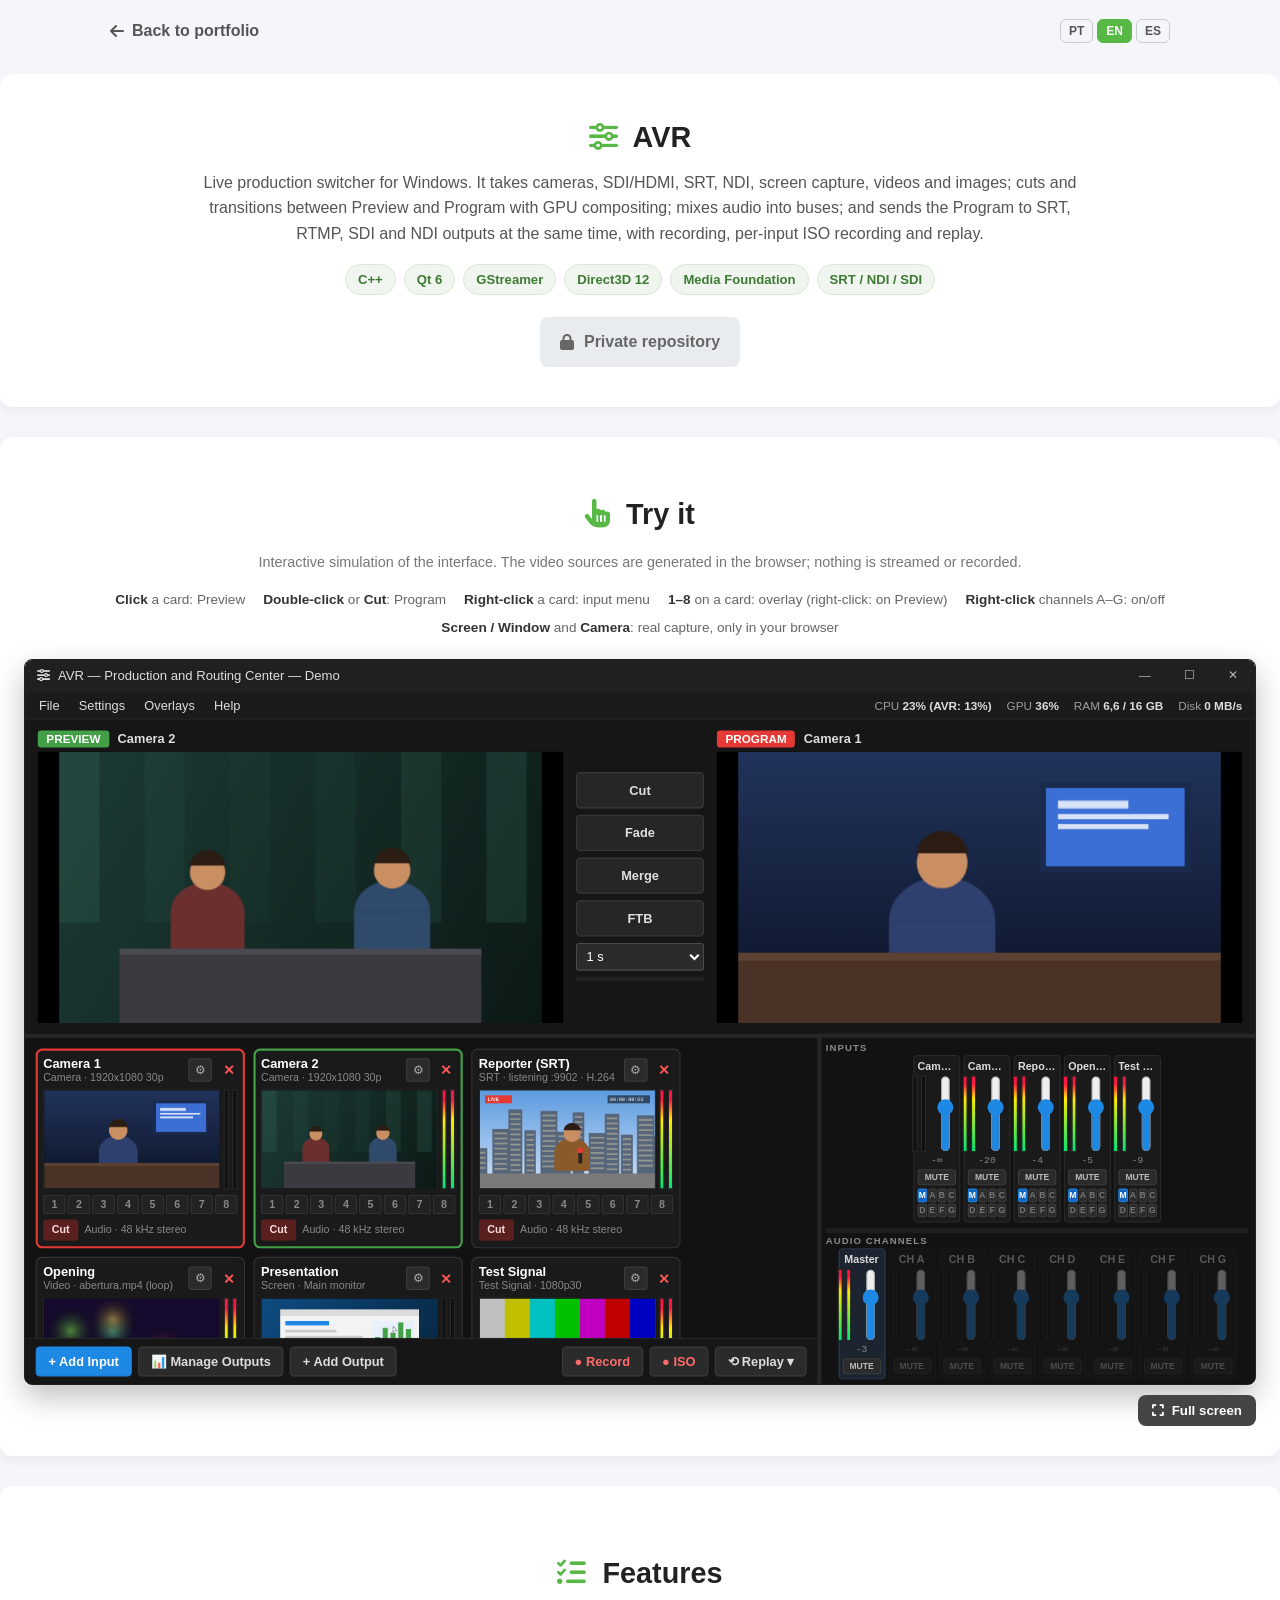
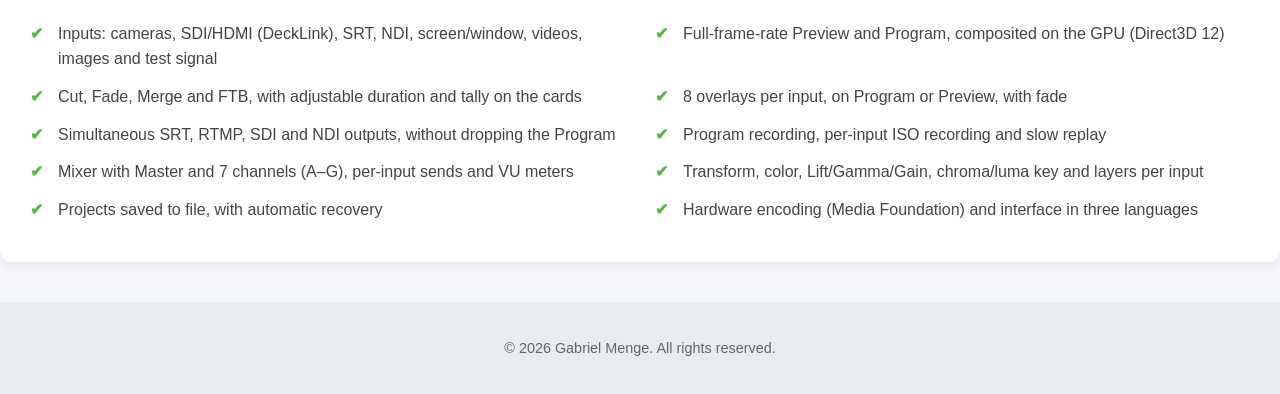
<file: projetos/avr.html>
<!DOCTYPE html>
<html lang="pt-BR">
<head>
    <meta charset="UTF-8">
    <meta name="viewport" content="width=device-width, initial-scale=1.0">
    <title>AVR | Gabriel Menge</title>
    <link rel="stylesheet" href="../styles.css">
    <link rel="stylesheet" href="projeto.css">
    <link rel="stylesheet" href="https://cdnjs.cloudflare.com/ajax/libs/font-awesome/6.4.0/css/all.min.css" integrity="sha512-iecdLmaskl7CVkqkXNQ/ZH/XLlvWZOJyj7Yy7tcenmpD1ypASozpmT/E0iPtmFIB46ZmdtAc9eNBvH0H/ZpiBw==" crossorigin="anonymous" referrerpolicy="no-referrer">
    <style>
        .avr { background: #121212; color: #ddd; font: 12px 'Segoe UI', Arial, sans-serif; position: relative; user-select: none; display: flex; flex-direction: column; overflow: hidden; }
        .avr-menu { flex-shrink: 0; display: flex; align-items: center; background: #1b1b1b; border-bottom: 1px solid #262626; height: 26px; padding: 0 4px; }
        .avr-menu > span { padding: 4px 9px; cursor: default; color: #ddd; }
        .avr-menu > span:hover, .avr-menu > span.on { background: #2d2d2d; }
        .avr-sys { margin-left: auto; color: #9e9e9e; font-size: 11px; display: flex; gap: 14px; padding-right: 8px; }
        .avr-sys b { color: #ddd; font-weight: 600; }
        .avr-sw { display: grid; grid-template-columns: 1fr 120px 1fr; gap: 12px; background: #161616; padding: 10px 12px; border-bottom: 4px solid #262626; flex: 0 0 46%; min-height: 0; box-sizing: border-box; }
        .avr-mon { display: flex; flex-direction: column; min-height: 0; }
        .avr-mon-cab { display: flex; align-items: center; gap: 8px; margin-bottom: 4px; }
        .avr-mon-cab .chip { color: #fff; font-weight: bold; padding: 2px 8px; border-radius: 3px; font-size: 11px; }
        .avr-mon-cab .nome { font-weight: bold; color: #ddd; }
        .avr-mon canvas { flex: 1; min-height: 0; width: 100%; height: 100%; object-fit: contain; display: block; background: #000; }
        .avr-ctl { display: flex; flex-direction: column; gap: 6px; justify-content: center; }
        .avr-ctl button { background: #262626; color: #e0e0e0; border: 1px solid #3a3a3a; border-radius: 4px; padding: 9px 0; font: bold 12px 'Segoe UI', Arial, sans-serif; cursor: pointer; }
        .avr-ctl button:hover { background: #333; border-color: #555; }
        .avr-ctl button:active { background: #1565c0; border-color: #1e88e5; }
        .avr-ctl button.ftb-on { background: #e53935; border-color: #e53935; color: #fff; animation: pisca 1s steps(2) infinite; }
        @keyframes pisca { 50% { background: #7f1d1d; border-color: #7f1d1d; } }
        .avr select, .avr input[type=text], .avr input[type=number] { background: #2b2b2b; color: #fff; border: 1px solid #4a4a4a; border-radius: 3px; padding: 4px 5px; font: inherit; }
        .avr-prog { height: 4px; background: #222; } .avr-prog div { height: 100%; width: 0; background: #1e88e5; }
        .avr-baixo { display: flex; flex: 1; min-height: 0; }
        .avr-entradas { flex: 1; display: flex; flex-direction: column; min-width: 0; }
        .avr-cards { flex: 1; overflow-y: auto; padding: 10px; display: flex; flex-wrap: wrap; gap: 8px; align-content: flex-start; }
        .avr-vazio { color: #9e9e9e; font-style: italic; padding: 20px; }
        .avr-card { width: 196px; background: #1a1a1a; border: 1px solid #333; border-radius: 6px; padding: 6px; display: flex; flex-direction: column; gap: 5px; }
        .avr-card.pgm { border: 2px solid #e53935; padding: 5px; } .avr-card.pvw { border: 2px solid #43a047; padding: 5px; }
        .avr-card-cab { display: flex; align-items: center; gap: 4px; }
        .avr-card-cab div { flex: 1; min-width: 0; line-height: 1.2; }
        .avr-card-cab b { color: #fff; font-size: 12px; display: block; overflow: hidden; white-space: nowrap; text-overflow: ellipsis; }
        .avr-card-cab small { color: #888; font-size: 10px; display: block; overflow: hidden; white-space: nowrap; text-overflow: ellipsis; }
        .avr-mini { width: 22px; height: 22px; background: #2b2b2b; color: #aaa; border: 1px solid #3d3d3d; border-radius: 3px; cursor: pointer; font-size: 11px; padding: 0; flex-shrink: 0; }
        .avr-mini:hover { background: #3d3d3d; color: #fff; }
        .avr-x { background: transparent; border: 0; color: #ff5555; font-weight: bold; cursor: pointer; width: 20px; height: 22px; flex-shrink: 0; }
        .avr-x:hover { background: #331111; border-radius: 3px; }
        .avr-card-vid { display: flex; gap: 3px; }
        .avr-card-vid canvas { flex: 1; min-width: 0; aspect-ratio: 16 / 9; background: #000; border: 1px solid #2a2a2a; cursor: pointer; display: block; }
        .avr-vu { width: 5px; background: #111; border: 1px solid #2a2a2a; position: relative; overflow: hidden; }
        .avr-vu i { position: absolute; left: 0; right: 0; bottom: 0; height: 0; background: linear-gradient(to top, #00e676 0%, #ffea00 70%, #ff1744 90%); }
        .avr-ovl { display: flex; gap: 2px; }
        .avr-ovl button { flex: 1; height: 18px; padding: 0; background: #222; color: #888; border: 1px solid #333; border-radius: 2px; font: bold 10px 'Segoe UI', Arial, sans-serif; cursor: pointer; }
        .avr-ovl button:hover { color: #fff; border-color: #555; }
        .avr-ovl button.p { background: #e53935; border-color: #e53935; color: #fff; }
        .avr-ovl button.v { background: #43a047; border-color: #43a047; color: #fff; }
        .avr-card-pe { display: flex; align-items: center; gap: 6px; font-size: 10px; color: #888; }
        .avr-cut { background: #5a1f1f; color: #ffdddd; border: 0; border-radius: 3px; height: 20px; padding: 0 8px; font: bold 10px 'Segoe UI', Arial, sans-serif; cursor: pointer; }
        .avr-cut:hover { background: #c62828; color: #fff; }
        .avr-barra { display: flex; align-items: center; gap: 6px; padding: 7px 10px; border-top: 1px solid #262626; background: #161616; }
        .avr-b { background: #2b2b2b; color: #ddd; border: 1px solid #3d3d3d; border-radius: 4px; padding: 6px 11px; font: 600 12px 'Segoe UI', Arial, sans-serif; cursor: pointer; white-space: nowrap; }
        .avr-b:hover { background: #3d3d3d; color: #fff; }
        .avr-b.azul { background: #1e88e5; border-color: #1e88e5; color: #fff; } .avr-b.azul:hover { background: #1565c0; }
        .avr-b.rec { color: #ff6b6b; } .avr-b.rec.on { background: #c62828; border-color: #c62828; color: #fff; }
        .avr-rec { color: #ff5555; font: bold 12px Consolas, monospace; margin-left: auto; }
        .avr-mix { width: 410px; background: #121212; border-left: 4px solid #262626; display: flex; flex-direction: column; padding: 4px 6px 4px 4px; gap: 5px; }
        .avr-sec:first-child { flex: 1.25; }
        .avr-sec { flex: 1; display: flex; flex-direction: column; min-height: 0; }
        .avr-sec + .avr-sec { border-top: 5px solid #1e1e1e; padding-top: 2px; }
        .avr-sec h6 { margin: 0 0 2px; font-size: 9px; color: #8a8a8a; letter-spacing: 1px; }
        .avr-strips { flex: 1; display: flex; gap: 3px; overflow-x: auto; min-height: 0; justify-content: safe center; }
        .avr-strip { width: 44px; flex-shrink: 0; background: #1a1a1a; border: 1px solid #2a2a2a; border-radius: 4px; padding: 4px 3px; display: flex; flex-direction: column; align-items: center; gap: 3px; transition: opacity 0.2s; }
        .avr-strip.master { background: #1c2430; border-color: #2c3e57; }
        .avr-strip.off { opacity: 0.35; }
        .avr-strip.off > * { pointer-events: none; }
        .avr-strip b { font-size: 10px; color: #ddd; width: 100%; text-align: center; overflow: hidden; white-space: nowrap; text-overflow: ellipsis; }
        .avr-strip-meio { flex: 1; display: flex; gap: 3px; min-height: 0; }
        .avr-strip-meio .avr-vu { width: 5px; }
        .avr-strip input[type=range] { writing-mode: vertical-lr; direction: rtl; width: 16px; accent-color: #1e88e5; margin: 0; }
        .avr-db { font: 9px Consolas, monospace; color: #888; }
        .avr-mudo { width: 100%; background: #2b2b2b; color: #bbb; border: 1px solid #3d3d3d; border-radius: 3px; font: bold 8px 'Segoe UI', Arial, sans-serif; padding: 2px 0; cursor: pointer; }
        .avr-mudo.on { background: #c62828; border-color: #c62828; color: #fff; }
        .avr-buses { display: grid; grid-template-columns: repeat(4, 1fr); gap: 1px; width: 100%; }
        .avr-buses button { background: #2b2b2b; color: #777; border: 1px solid #3d3d3d; border-radius: 2px; font: bold 8px 'Segoe UI', Arial, sans-serif; padding: 1px 0; cursor: pointer; }
        .avr-buses button.on { background: #1565c0; border-color: #1e88e5; color: #fff; }
        .avr-ctx { position: absolute; z-index: 9; background: #2b2b2b; border: 1px solid #4a4a4a; box-shadow: 0 6px 18px rgba(0,0,0,.6); padding: 4px 0; min-width: 190px; font: 12px 'Segoe UI', Arial, sans-serif; }
        .avr-ctx .it { position: relative; display: flex; justify-content: space-between; gap: 24px; padding: 5px 22px 5px 24px; color: #eee; cursor: default; white-space: nowrap; }
        .avr-ctx .it:hover:not(.dis) { background: #1e88e5; color: #fff; }
        .avr-ctx .it.dis { color: #777; }
        .avr-ctx .it kbd { font: inherit; color: #999; }
        .avr-ctx .it:hover kbd { color: #fff; }
        .avr-ctx .it.chk::before { content: '✓'; position: absolute; left: 8px; }
        .avr-ctx .it .seta { position: absolute; right: 8px; }
        .avr-ctx .sep { height: 1px; background: #444; margin: 4px 0; }
        .avr-ctx .it > .avr-ctx { display: none; left: 100%; top: -5px; }
        .avr-ctx .it:hover > .avr-ctx { display: block; }
        .avr-modal { position: absolute; inset: 0; background: rgba(0,0,0,.6); display: flex; align-items: center; justify-content: center; z-index: 5; }
        .avr-modal[hidden] { display: none; }
        .avr-dlg { background: #1e1e1e; border: 1px solid #3d3d3d; border-radius: 6px; width: 480px; max-height: 92%; overflow-y: auto; box-shadow: 0 12px 30px #000; }
        .avr-dlg-tit { display: flex; justify-content: space-between; padding: 9px 12px; background: #262626; font-weight: 600; color: #fff; position: sticky; top: 0; z-index: 1; }
        .avr-dlg-tit span:last-child { cursor: pointer; color: #aaa; }
        .avr-dlg-corpo { padding: 12px; display: flex; flex-direction: column; gap: 8px; }
        .avr-dlg p { margin: 0; text-align: left; color: #bbb; }
        .avr-tipos { display: grid; grid-template-columns: repeat(3, 1fr); gap: 6px; }
        .avr-tipos button { background: #2b2b2b; color: #ddd; border: 1px solid #3d3d3d; border-radius: 4px; padding: 12px 4px; cursor: pointer; font: 12px 'Segoe UI', Arial, sans-serif; display: flex; flex-direction: column; align-items: center; gap: 6px; }
        .avr-tipos button:hover { border-color: #1e88e5; color: #fff; }
        .avr-tipos i { font-size: 18px; color: #64b5f6; }
        .avr-tab { width: 100%; border-collapse: collapse; }
        .avr-tab td, .avr-tab th { padding: 6px; border-bottom: 1px solid #2b2b2b; text-align: left; }
        .avr-tab th { color: #9e9e9e; font-weight: 600; }
        .no-ar { color: #00e676; font-weight: bold; } .parado { color: #777; }
        .avr-abas { display: flex; border-bottom: 1px solid #3d3d3d; margin: -4px 0 4px; flex-wrap: wrap; }
        .avr-abas button { background: none; border: 0; border-bottom: 2px solid transparent; color: #aaa; padding: 6px 10px; font: inherit; cursor: pointer; }
        .avr-abas button.on { color: #fff; border-color: #1e88e5; }
        .avr-form { display: grid; grid-template-columns: 150px 1fr 44px; gap: 8px 10px; align-items: center; }
        .avr-form label { color: #bbb; }
        .avr-form input[type=range] { width: 100%; accent-color: #1e88e5; }
        .avr-form .v { font: 11px Consolas, monospace; color: #888; text-align: right; }
        .avr-form .linha { grid-column: 2 / 4; }
        .avr-grupo { color: #64b5f6; font-weight: 600; margin-top: 6px; }
        .avr-nota { background: #262626; border-left: 3px solid #1e88e5; padding: 8px; color: #aaa; }
        .avr-chk { display: flex; align-items: center; gap: 6px; color: #ddd; }
        .avr-chk input { accent-color: #1e88e5; }
        .avr-pe { display: flex; justify-content: flex-end; gap: 6px; margin-top: 6px; }
        .avr-toast { position: absolute; left: 50%; top: 34px; transform: translateX(-50%); background: #1e88e5; color: #fff; padding: 7px 14px; border-radius: 4px; opacity: 0; transition: opacity 0.3s; pointer-events: none; z-index: 10; font-weight: 600; }
        .avr-toast.on { opacity: 1; }
        .botao-privado { background: #e9ecef; color: #666; cursor: not-allowed; }
        .botao-privado:hover { transform: none; }
        .dicas { display: flex; flex-wrap: wrap; justify-content: center; gap: 6px 18px; font-size: 0.85em; color: #666; margin-top: 10px; }
        .dicas b { color: #333; }
    </style>
    <script src="../i18n.js"></script>
    <script src="i18n/avr.js"></script>
</head>
<body>
    <div class="topo-projeto"><a class="voltar" href="../index.html#projects"><i class="fa-solid fa-arrow-left"></i> Voltar ao portfólio</a><div data-idioma></div></div>

    <main>
        <section class="projeto-intro">
            <h2><i class="fa-solid fa-sliders"></i> AVR</h2>
            <p data-t="avr.intro">Switcher de produção ao vivo para Windows. Recebe câmeras, SDI/HDMI, SRT, NDI, captura de tela, vídeos e imagens; corta e faz transições entre Prévia e Programa com composição na GPU; mixa o áudio em barramentos; e envia o Programa ao mesmo tempo para saídas SRT, RTMP, SDI e NDI, com gravação, gravação ISO por entrada e replay.</p>
            <div class="tags">
                <span class="tag">C++</span><span class="tag">Qt 6</span><span class="tag">GStreamer</span><span class="tag">Direct3D 12</span><span class="tag">Media Foundation</span><span class="tag">SRT / NDI / SDI</span>
            </div>
            <div class="acoes">
                <span class="botao botao-privado" title="Produto comercial: código fechado"><i class="fa-solid fa-lock"></i> Repositório privado</span>
            </div>
        </section>

        <section class="demo">
            <h2><i class="fa-solid fa-hand-pointer"></i> Experimente</h2>
            <p class="aviso-demo">Simulação interativa da interface. As fontes de vídeo são geradas no navegador; nada é transmitido nem gravado.</p>
            <div class="dicas">
                <span data-t="avr.d1"><b>Clique</b> num card: Prévia</span>
                <span data-t="avr.d2"><b>Duplo clique</b> ou <b>Cortar</b>: Programa</span>
                <span data-t="avr.d3"><b>Botão direito</b> no card: menu da entrada</span>
                <span data-t="avr.d4"><b>1–8</b> no card: overlay (direito: na Prévia)</span>
                <span data-t="avr.d5"><b>Botão direito</b> nos canais A–G: liga/desliga</span>
                <span data-t="avr.d6"><b>Tela / Janela</b> e <b>Câmera</b>: captura de verdade, só no seu navegador</span>
            </div>

            <div class="janela">
                <div class="janela-barra">
                    <div class="janela-titulo"><i class="fa-solid fa-sliders"></i> <span id="tituloJanela">AVR — Central de Produção e Roteamento</span></div>
                    <div class="janela-controles"><span>&#8212;</span><span>&#9744;</span><span>&#10005;</span></div>
                </div>
                <div class="janela-corpo palco">
                    <div class="avr app" id="avr">
                        <div class="avr-menu">
                            <span id="mArq">Arquivo</span><span id="mCfg">Configurações</span><span id="mOvl">Overlays</span><span id="mAjuda">Ajuda</span>
                            <div class="avr-sys"><span>CPU <b id="sCpu">-</b></span><span>GPU <b id="sGpu">-</b></span><span>RAM <b id="sRam">-</b></span><span>Disco <b id="sDisco">0 MB/s</b></span></div>
                        </div>

                        <div class="avr-sw">
                            <div class="avr-mon">
                                <div class="avr-mon-cab"><span class="chip" style="background:#43a047">PRÉVIA</span><span class="nome" id="nPvw"></span></div>
                                <canvas id="cPvw" width="640" height="360"></canvas>
                            </div>
                            <div class="avr-ctl">
                                <button id="bCorte" title="Leva a Prévia para o Programa na hora">Corte</button>
                                <button id="bFade" title="Dissolve do Programa para a Prévia">Fade</button>
                                <button id="bMerge">Merge</button>
                                <button id="bFtb">FTB</button>
                                <select id="dur" title="Duração do Fade, do Merge e do FTB"><option value="500">0,5 s</option><option value="1000" selected>1 s</option><option value="1500">1,5 s</option><option value="2000">2 s</option></select>
                                <div class="avr-prog"><div id="prog"></div></div>
                            </div>
                            <div class="avr-mon">
                                <div class="avr-mon-cab"><span class="chip" style="background:#e53935">PROGRAMA</span><span class="nome" id="nPgm"></span></div>
                                <canvas id="cPgm" width="640" height="360"></canvas>
                            </div>
                        </div>

                        <div class="avr-baixo">
                            <div class="avr-entradas">
                                <div class="avr-cards" id="cards"></div>
                                <div class="avr-barra">
                                    <button class="avr-b azul" id="bAddIn">+ Adicionar Entrada</button>
                                    <button class="avr-b" id="bSaidas">📊 Gerenciar Saídas</button>
                                    <button class="avr-b" id="bAddOut">+ Adicionar Saída</button>
                                    <span class="avr-rec" id="recTxt"></span>
                                    <button class="avr-b rec" id="bRec">● Gravar</button>
                                    <button class="avr-b rec" id="bIso">● ISO</button>
                                    <button class="avr-b" id="bReplay">⟲ Replay ▾</button>
                                </div>
                            </div>
                            <div class="avr-mix">
                                <div class="avr-sec"><h6>ENTRADAS</h6><div class="avr-strips" id="strips"></div></div>
                                <div class="avr-sec"><h6>CANAIS DE ÁUDIO</h6><div class="avr-strips" id="busStrips"></div></div>
                            </div>
                        </div>

                        <div class="avr-modal" id="modal" hidden><div class="avr-dlg" id="dlg"></div></div>
                        <div class="avr-toast" id="toast"></div>
                    </div>
                </div>
            </div>
        </section>

        <section class="recursos">
            <h2><i class="fa-solid fa-list-check"></i> Recursos</h2>
            <ul>
                <li>Entradas: câmeras, SDI/HDMI (DeckLink), SRT, NDI, tela/janela, vídeos, imagens e sinal de teste</li>
                <li>Prévia e Programa em quadro cheio, compostos na GPU (Direct3D 12)</li>
                <li>Corte, Fade, Merge e FTB, com duração ajustável e tally nos cards</li>
                <li>8 overlays por entrada, no Programa ou na Prévia, com fade</li>
                <li>Saídas simultâneas SRT, RTMP, SDI e NDI, sem derrubar o Programa</li>
                <li>Gravação do Programa, gravação ISO por entrada e replay lento</li>
                <li>Mixer com Master e 7 canais (A–G), envios por entrada e VU</li>
                <li>Transformação, cor, Lift/Gamma/Gain, chroma/luma key e camadas por entrada</li>
                <li>Projetos salvos em arquivo, com recuperação automática</li>
                <li>Codificação por hardware (Media Foundation) e interface em três idiomas</li>
            </ul>
        </section>
    </main>

    <footer><p>&copy; 2026 Gabriel Menge. Todos os direitos reservados.</p></footer>

    <script>
        const $ = (id) => document.getElementById(id);
        const pad = (n) => String(n).padStart(2, '0');
        const esc = (s) => String(s).replace(/[&<>"]/g, (c) => ({ '&': '&amp;', '<': '&lt;', '>': '&gt;', '"': '&quot;' }[c]));
        const SW = 480, SH = 270;
        const raiz = $('avr');

        // ---------- Geradores de imagem das fontes ----------
        function pessoa(c, x, y, s, roupa) {
            c.fillStyle = roupa; c.beginPath(); c.ellipse(x, y + s * 1.25, s * 1.15, s * 0.95, 0, Math.PI, 0); c.fill();
            c.fillRect(x - s * 1.15, y + s * 1.25, s * 2.3, s * 1.2);
            c.fillStyle = '#c98f63'; c.beginPath(); c.arc(x, y, s * 0.55, 0, Math.PI * 2); c.fill();
            c.fillStyle = '#2b1d14'; c.beginPath(); c.arc(x, y - s * 0.12, s * 0.57, Math.PI * 1.05, Math.PI * 1.95); c.fill();
        }
        function timecode(t) { const f = Math.floor(t * 30) % 30, s = Math.floor(t) % 60, m = Math.floor(t / 60) % 60; return `00:${pad(m)}:${pad(s)}:${pad(f)}`; }
        const predios = Array.from({ length: 12 }, (_, i) => ({ x: i * 44 - 10, w: 30 + (i * 37) % 22, h: 70 + (i * 53) % 110 }));

        const GER = {
            cam1(c, t) {
                const g = c.createLinearGradient(0, 0, 0, SH); g.addColorStop(0, '#22345c'); g.addColorStop(1, '#0b1224'); c.fillStyle = g; c.fillRect(0, 0, SW, SH);
                c.fillStyle = '#1a2a4d'; c.fillRect(300, 30, 150, 90); c.fillStyle = '#3b6fd6'; c.fillRect(306, 36, 138, 78);
                c.fillStyle = 'rgba(255,255,255,.8)'; c.fillRect(318, 48 + Math.sin(t) * 3, 70, 8); c.fillRect(318, 62, 110, 5); c.fillRect(318, 72, 90, 5);
                pessoa(c, 200 + Math.sin(t * 0.8) * 4, 112 + Math.sin(t * 1.7) * 1.5, 46, '#2f3f6e');
                c.fillStyle = '#4a3326'; c.fillRect(0, 205, SW, 65); c.fillStyle = '#5c4031'; c.fillRect(0, 200, SW, 8);
            },
            cam2(c, t) {
                const g = c.createLinearGradient(0, 0, SW, SH); g.addColorStop(0, '#1d3b35'); g.addColorStop(1, '#0c1a17'); c.fillStyle = g; c.fillRect(0, 0, SW, SH);
                for (let i = 0; i < 6; i++) { c.fillStyle = `rgba(120,220,190,${0.06 + 0.04 * Math.sin(t + i)})`; c.fillRect(i * 85, 0, 40, 170); }
                pessoa(c, 150 + Math.sin(t * 0.6) * 3, 120, 32, '#6b2f2f');
                pessoa(c, 330 + Math.sin(t * 0.9 + 1) * 3, 118, 33, '#2f4a6b');
                c.fillStyle = '#3a3a40'; c.fillRect(60, 200, 360, 70); c.fillStyle = '#4a4a52'; c.fillRect(60, 196, 360, 6);
            },
            srt(c, t) {
                const jx = Math.sin(t * 7) * 1.2, jy = Math.cos(t * 5) * 1.2;
                c.save(); c.translate(jx, jy);
                const g = c.createLinearGradient(0, 0, 0, SH); g.addColorStop(0, '#5d9be0'); g.addColorStop(1, '#cfe3f7'); c.fillStyle = g; c.fillRect(-5, -5, SW + 10, SH + 10);
                predios.forEach((p) => { c.fillStyle = '#56657a'; c.fillRect(p.x, SH - p.h - 40, p.w, p.h + 40); c.fillStyle = 'rgba(255,240,180,.35)'; for (let y = SH - p.h - 30; y < SH - 50; y += 14) c.fillRect(p.x + 5, y, p.w - 10, 5); });
                c.fillStyle = '#7a7a7a'; c.fillRect(-5, SH - 40, SW + 10, 45);
                pessoa(c, 250 + Math.sin(t * 1.1) * 5, 120, 42, '#8a5a2b');
                c.fillStyle = '#222'; c.fillRect(270, 168, 10, 34); c.fillStyle = '#e53935'; c.beginPath(); c.arc(275, 166, 8, 0, Math.PI * 2); c.fill();
                c.restore();
                c.fillStyle = '#e53935'; c.fillRect(14, 14, 74, 22); c.fillStyle = '#fff'; c.font = 'bold 14px Arial'; c.textAlign = 'left'; c.fillText(I18N.t('AO VIVO'), 21, 30);
                c.fillStyle = 'rgba(0,0,0,.55)'; c.fillRect(SW - 130, 14, 116, 22); c.fillStyle = '#fff'; c.font = '14px Consolas, monospace'; c.fillText(timecode(t), SW - 124, 30);
            },
            barras(c, t) {
                const cores = ['#c0c0c0', '#c0c000', '#00c0c0', '#00c000', '#c000c0', '#c00000', '#0000c0'];
                cores.forEach((k, i) => { c.fillStyle = k; c.fillRect(i * SW / 7, 0, SW / 7 + 1, SH * 0.67); });
                c.fillStyle = '#131313'; c.fillRect(0, SH * 0.67, SW, SH * 0.33);
                const x = (Math.sin(t * 1.4) * 0.5 + 0.5) * (SW - 50) + 25, y = SH * 0.84 - Math.abs(Math.sin(t * 3)) * 20;
                c.fillStyle = '#fff'; c.beginPath(); c.arc(x, y, 14, 0, Math.PI * 2); c.fill();
            },
            video(c, t) {
                const lt = ((t % 12) + 12) % 12;
                c.fillStyle = '#160b2e'; c.fillRect(0, 0, SW, SH);
                for (let i = 0; i < 6; i++) {
                    const a = t * 0.5 + i * 1.05, x = SW / 2 + Math.cos(a) * (80 + i * 18), y = SH / 2 + Math.sin(a * 1.3) * (50 + i * 8);
                    const g = c.createRadialGradient(x, y, 0, x, y, 70); g.addColorStop(0, `hsla(${(i * 60 + t * 20) % 360},80%,60%,.55)`); g.addColorStop(1, 'transparent');
                    c.fillStyle = g; c.fillRect(0, 0, SW, SH);
                }
                c.globalAlpha = Math.max(0, Math.min(1, lt / 2, (12 - lt) / 1.5)); c.fillStyle = '#fff'; c.font = 'bold 40px Arial'; c.textAlign = 'center'; c.fillText(I18N.t('ABERTURA'), SW / 2, SH / 2 + 14); c.globalAlpha = 1;
                c.fillStyle = 'rgba(255,255,255,.25)'; c.fillRect(20, SH - 14, SW - 40, 3); c.fillStyle = '#fff'; c.fillRect(20, SH - 14, (SW - 40) * lt / 12, 3);
            },
            tela(c, t) {
                const g = c.createLinearGradient(0, 0, SW, SH); g.addColorStop(0, '#0f4c81'); g.addColorStop(1, '#07243f'); c.fillStyle = g; c.fillRect(0, 0, SW, SH);
                c.fillStyle = '#f3f3f3'; c.fillRect(50, 30, 380, 210); c.fillStyle = '#dcdcdc'; c.fillRect(50, 30, 380, 18);
                c.fillStyle = '#1e88e5'; c.fillRect(64, 62, 120, 12);
                for (let i = 0; i < 8; i++) { c.fillStyle = '#c8c8c8'; c.fillRect(64, 86 + i * 17, 140 + ((i * 71) % 190), 7); }
                c.fillStyle = '#e8f1fb'; c.fillRect(300, 62, 116, 80); c.fillStyle = '#43a047'; [30, 55, 42, 70, 52].forEach((h, i) => c.fillRect(310 + i * 21, 136 - h, 14, h));
                c.fillStyle = '#1b1b1b'; c.fillRect(0, SH - 22, SW, 22);
                const mx = 240 + Math.sin(t * 0.9) * 140, my = 140 + Math.sin(t * 1.3) * 70;
                c.fillStyle = '#fff'; c.strokeStyle = '#000'; c.beginPath(); c.moveTo(mx, my); c.lineTo(mx, my + 16); c.lineTo(mx + 4, my + 12); c.lineTo(mx + 10, my + 12); c.closePath(); c.fill(); c.stroke();
            },
            imagem(c) {
                const g = c.createLinearGradient(0, 0, SW, SH); g.addColorStop(0, '#263238'); g.addColorStop(1, '#0d1317'); c.fillStyle = g; c.fillRect(0, 0, SW, SH);
                c.strokeStyle = '#1e88e5'; c.lineWidth = 4; c.strokeRect(150, 80, 180, 110); c.lineWidth = 1;
                c.fillStyle = '#fff'; c.font = 'bold 54px Arial'; c.textAlign = 'center'; c.fillText('AVR', SW / 2, 150);
                c.fillStyle = '#90a4ae'; c.font = '13px Arial'; c.fillText('vinheta.png', SW / 2, 176);
            },
        };

        GER.cena = function (c) {
            const g = c.createLinearGradient(0, 0, 0, SH); g.addColorStop(0, '#0d1b2a'); g.addColorStop(1, '#1b263b'); c.fillStyle = g; c.fillRect(0, 0, SW, SH);
            c.strokeStyle = 'rgba(100,181,246,.25)'; c.lineWidth = 1;
            for (let i = -8; i <= 8; i++) { c.beginPath(); c.moveTo(SW / 2 + i * 12, SH * 0.62); c.lineTo(SW / 2 + i * 80, SH); c.stroke(); }
            for (let j = 0; j < 5; j++) { const y = SH * 0.62 + SH * 0.38 * Math.pow(j / 5, 1.6); c.beginPath(); c.moveTo(0, y); c.lineTo(SW, y); c.stroke(); }
            c.fillStyle = 'rgba(30,136,229,.85)'; c.fillRect(0, SH - 30, SW, 30);
            c.fillStyle = '#fff'; c.font = 'bold 13px Arial'; c.textAlign = 'left'; c.fillText(I18N.t('AVR · CENÁRIO VIRTUAL'), 14, SH - 11);
        };

        const TIPOS = [
            { k: 'cam', nome: 'Câmera', ic: 'fa-camera', ger: ['cam1', 'cam2'], tipo: 'Câmera · 1920x1080 30p', audio: true },
            { k: 'sdi', nome: 'SDI / HDMI', ic: 'fa-plug', ger: ['cam2', 'cam1'], tipo: 'DeckLink · 1080i59,94', audio: true },
            { k: 'srt', nome: 'SRT', ic: 'fa-satellite-dish', ger: ['srt'], tipo: 'SRT · escuta :9902 · H.264', audio: true },
            { k: 'ndi', nome: 'NDI', ic: 'fa-network-wired', ger: ['cam1'], tipo: 'NDI · 1080p30', audio: true },
            { k: 'tela', nome: 'Tela / Janela', ic: 'fa-display', ger: ['tela'], tipo: 'Tela · Monitor principal', audio: false },
            { k: 'video', nome: 'Vídeo', ic: 'fa-film', ger: ['video'], tipo: 'Vídeo · abertura.mp4 (loop)', audio: true },
            { k: 'img', nome: 'Imagem', ic: 'fa-image', ger: ['imagem'], tipo: 'Imagem · PNG', audio: false },
            { k: 'teste', nome: 'Sinal de Teste', ic: 'fa-border-all', ger: ['barras'], tipo: 'Sinal de Teste · 1080p30', audio: true },
            { k: 'cena', nome: 'Cenário Virtual', ic: 'fa-layer-group', ger: ['cena'], tipo: 'Cenário Virtual · camadas', audio: false },
        ];
        const tipoPor = (k) => TIPOS.find((x) => x.k === k);

        // ---------- Estado ----------
        const BUS_NOMES = ['Master', 'CH A', 'CH B', 'CH C', 'CH D', 'CH E', 'CH F', 'CH G'];
        const BUS_CURTOS = ['M', 'A', 'B', 'C', 'D', 'E', 'F', 'G'];
        let buses, entradas, saidas, proxId, projeto, overlays;
        let pgm = null, pvw = null, trans = null, ftb = 0, ftbAlvo = 0, ftbIni = 0, ftbT0 = 0, replay = null;
        const AJ0 = { zoom: 100, x: 0, y: 0, espH: false, espV: false, brilho: 0, contraste: 0, sat: 0, matiz: 0, lift: 0, gamma: 0, gain: 0, key: false, keyTipo: 'luma', keyLim: 20 };
        const cfgOverlay = Array.from({ length: 8 }, () => ({ esq: 'program', dir: 'preview', fade: true }));

        function novaEntrada(k, nome, base) {
            const tp = tipoPor(k);
            const cont = entradas.filter((e) => e.k === k).length;
            const can = document.createElement('canvas'); can.width = SW; can.height = SH;
            const e = { id: proxId++, k, nome: nome || `${tp.nome} ${cont + 1}`, tipo: tp.tipo, ger: tp.ger[cont % tp.ger.length], audio: tp.audio,
                        can, ctx: can.getContext('2d'), fase: Math.random() * 10, vol: 75, mudo: false, envios: [true, false, false, false, false, false, false, false],
                        aj: { ...AJ0 }, filtro: 'none', camadas: [] };
            if (base) { e.ger = base.ger; e.vol = base.vol; e.envios = base.envios.slice(); e.aj = { ...base.aj }; e.filtro = base.filtro; e.camadas = base.camadas.map((l) => ({ ...l })); }
            entradas.push(e);
            return e;
        }
        const porId = (id) => entradas.find((e) => e.id === id);

        function carregarProjeto(nome) {
            if (entradas) entradas.forEach((e) => pararReal(e, true));
            entradas = []; proxId = 1; trans = null; replay = null; ftb = ftbAlvo = 0; $('bFtb').classList.remove('ftb-on');
            overlays = Array.from({ length: 8 }, () => ({ id: null, dest: 'program', a: 0 }));
            buses = BUS_NOMES.map((n, i) => ({ nome: n, curto: BUS_CURTOS[i], on: i === 0, vol: 80, mudo: false }));
            saidas = [];
            pgm = pvw = null;
            if (nome === 'Demonstração') {
                const c1 = novaEntrada('cam', 'Câmera 1'), c2 = novaEntrada('cam', 'Câmera 2');
                const srt = novaEntrada('srt', 'Repórter (SRT)'); novaEntrada('video', 'Abertura');
                const apr = novaEntrada('tela', 'Apresentação'); novaEntrada('teste', 'Sinal de Teste');
                presetCena(novaEntrada('cena', 'Cenário Virtual'), [c1.id, srt.id, apr.id]);
                pgm = c1.id; pvw = c2.id;
                saidas = [
                    { tipo: 'SRT', fonte: 'Programa', dest: 'srt://0.0.0.0:9000 (listener)', on: true },
                    { tipo: 'SDI', fonte: 'Programa', dest: 'DeckLink (Dispositivo 1)', on: true },
                    { tipo: 'RTMP', fonte: 'Programa', dest: 'rtmp://a.rtmp.youtube.com/live2', on: false },
                    { tipo: 'NDI', fonte: 'Prévia', dest: 'Nome na rede: AVR-PVW', on: false },
                ];
            } else if (nome === 'Estúdio A') {
                const a = novaEntrada('sdi', 'Câmera Central'), b = novaEntrada('sdi', 'Câmera Lateral');
                novaEntrada('ndi', 'Câmera PTZ (NDI)'); novaEntrada('img', 'Vinheta');
                pgm = a.id; pvw = b.id;
                buses[1].on = true;
                entradas.forEach((e) => { e.envios[1] = e.k !== 'img'; });
                saidas = [{ tipo: 'SDI', fonte: 'Programa', dest: 'DeckLink (Dispositivo 1)', on: true }, { tipo: 'Gravação', fonte: 'Programa', dest: 'Programa.mp4 (H.264 + AAC)', on: false }];
            }
            projeto = nome || 'Sem título';
            $('tituloJanela').textContent = `AVR — Central de Produção e Roteamento — ${projeto}`;
            renderCards(); renderStrips(); renderBuses();
        }

        // ---------- Menu de contexto ----------
        let ctxAberto = null;
        function fecharMenu() { if (ctxAberto) { ctxAberto.remove(); ctxAberto = null; } document.querySelectorAll('.avr-menu > span.on').forEach((s) => s.classList.remove('on')); }
        function montarMenu(itens) {
            const m = document.createElement('div'); m.className = 'avr-ctx';
            itens.forEach((it) => {
                if (it === '-') { m.insertAdjacentHTML('beforeend', '<div class="sep"></div>'); return; }
                const d = document.createElement('div');
                d.className = 'it' + (it.dis ? ' dis' : '') + (it.chk ? ' chk' : '');
                d.innerHTML = `<span>${esc(it.t)}</span>${it.k ? `<kbd>${it.k}</kbd>` : ''}${it.sub ? '<span class="seta">▸</span>' : ''}`;
                if (it.sub) d.appendChild(montarMenu(it.sub));
                else if (!it.dis) d.onclick = (ev) => { ev.stopPropagation(); fecharMenu(); it.fn && it.fn(); };
                m.appendChild(d);
            });
            return m;
        }
        function abrirMenu(itens, cx, cy) {
            fecharMenu();
            const m = montarMenu(itens); raiz.appendChild(m); ctxAberto = m;
            // O app pode estar escalado: converte o clique para as coordenadas internas
            const r = raiz.getBoundingClientRect(), k = r.width / raiz.offsetWidth, W = raiz.offsetWidth, H = raiz.offsetHeight;
            let x = (cx - r.left) / k, y = (cy - r.top) / k;
            x = Math.min(x, W - m.offsetWidth - 4); y = Math.min(y, H - m.offsetHeight - 4);
            m.style.left = Math.max(0, x) + 'px'; m.style.top = Math.max(0, y) + 'px';
            // Submenus abrem para a esquerda perto da borda direita
            if (x + m.offsetWidth * 2 > W) m.querySelectorAll('.it > .avr-ctx').forEach((s) => { s.style.left = 'auto'; s.style.right = '100%'; });
        }
        document.addEventListener('mousedown', (ev) => { if (ctxAberto && !ctxAberto.contains(ev.target) && !ev.target.closest('.avr-menu > span.on')) fecharMenu(); });
        document.addEventListener('keydown', (ev) => { if (ev.key === 'Escape') { fecharMenu(); fechar(); } });
        raiz.addEventListener('contextmenu', (ev) => ev.preventDefault());

        function menuEntrada(e, ev) {
            const itens = [];
            itens.push({ t: 'Cortar para o Programa', fn: () => cortarPara(e.id) }, { t: 'Colocar na Prévia', fn: () => colocarPrevia(e.id) }, '-');
            [['Entrada…', 'entrada'], ['Transformação…', 'transf'], ['Cor…', 'cor'], ['Luminosidade…', 'lum'], ['Key (chroma/luma)…', 'key'], ['Camadas…', 'camadas']]
                .forEach(([t, aba]) => itens.push({ t, fn: () => dlgEntrada(e, aba) }));
            itens.push('-', { t: 'Overlay', sub: Array.from({ length: 8 }, (_, n) => ({ t: `Overlay ${n + 1} (Programa)`, chk: overlays[n].id === e.id, fn: () => alternarOverlay(n, e.id, 'program') })) });
            if (podeReal(e)) itens.push('-', { t: e.real ? 'Voltar à simulação' : 'Capturar de verdade…', fn: () => (e.real ? pararReal(e) : dlgReal(e)) });
            itens.push('-', { t: 'Renomear…', fn: () => renomear(e) }, { t: 'Duplicar', fn: () => duplicar(e) }, { t: 'Redefinir entrada…', fn: () => dlgTipos('Redefinir Entrada', (k) => redefinir(e, k)) });
            itens.push('-', { t: 'Remover', fn: () => remover(e) });
            abrirMenu(itens, ev.clientX, ev.clientY);
        }

        // ---------- Cards ----------
        function renderCards() {
            if (!entradas.length) { $('cards').innerHTML = '<div class="avr-vazio">Nenhuma entrada. Clique em “+ Adicionar Entrada”.</div>'; atualizarNomes(); return; }
            $('cards').innerHTML = entradas.map((e) => `
                <div class="avr-card" data-id="${e.id}">
                    <div class="avr-card-cab"><div><b>${esc(e.nome)}</b><small>${esc(e.tipo)}</small></div>
                        <button class="avr-mini" data-a="cfg" title="Configurações da entrada">⚙</button><button class="avr-x" data-a="rem" title="Remover">✕</button></div>
                    <div class="avr-card-vid"><canvas width="240" height="135" data-a="pvw" title="Clique: Colocar na Prévia · Duplo clique: Cortar para o Programa"></canvas>
                        <div class="avr-vu"><i></i></div><div class="avr-vu"><i></i></div></div>
                    <div class="avr-ovl">${Array.from({ length: 8 }, (_, n) => `<button data-n="${n}" title="Overlay ${n + 1}: clique esquerdo ${cfgOverlay[n].esq === 'program' ? 'Programa' : 'Prévia'}, direito ${cfgOverlay[n].dir === 'program' ? 'Programa' : 'Prévia'}">${n + 1}</button>`).join('')}</div>
                    <div class="avr-card-pe"><button class="avr-cut" data-a="cut" title="Cortar para o Programa">Cortar</button><span>${e.audio ? 'Áudio · 48 kHz estéreo' : 'Sem áudio'}</span></div>
                </div>`).join('');
            $('cards').querySelectorAll('.avr-card').forEach((el) => {
                const e = porId(+el.dataset.id);
                e.cardEl = el; e.cardCtx = el.querySelector('canvas').getContext('2d');
                e.vus = el.querySelectorAll('.avr-card-vid .avr-vu i');
                el.querySelector('[data-a=pvw]').onclick = () => colocarPrevia(e.id);
                el.querySelector('[data-a=pvw]').ondblclick = () => cortarPara(e.id);
                el.querySelector('[data-a=cut]').onclick = () => cortarPara(e.id);
                el.querySelector('[data-a=rem]').onclick = () => remover(e);
                el.querySelector('[data-a=cfg]').onclick = () => dlgEntrada(e, 'entrada');
                el.querySelectorAll('.avr-ovl button').forEach((b) => {
                    const n = +b.dataset.n;
                    b.onclick = () => alternarOverlay(n, e.id, cfgOverlay[n].esq);
                    b.oncontextmenu = (ev) => { ev.preventDefault(); ev.stopPropagation(); alternarOverlay(n, e.id, cfgOverlay[n].dir); };
                });
                el.oncontextmenu = (ev) => { ev.preventDefault(); menuEntrada(e, ev); };
            });
            atualizarTally(); pintarOverlays();
        }

        function atualizarTally() {
            entradas.forEach((e) => {
                if (!e.cardEl) return;
                e.cardEl.classList.toggle('pgm', e.id === pgm); e.cardEl.classList.toggle('pvw', e.id === pvw && e.id !== pgm);
            });
            atualizarNomes();
        }
        function atualizarNomes() {
            $('nPgm').textContent = replay ? 'Replay' : (porId(pgm) ? porId(pgm).nome : '(nenhum)');
            $('nPvw').textContent = porId(pvw) ? porId(pvw).nome : '(nenhum)';
        }
        function colocarPrevia(id) { if (id !== pgm) { pvw = id; atualizarTally(); } }

        function renomear(e) {
            const n = prompt(I18N.t('Novo Nome:'), e.nome);
            if (n && n.trim()) { e.nome = n.trim(); renderCards(); renderStrips(); }
        }
        function duplicar(e) {
            const c = novaEntrada(e.k, `${e.nome} (cópia)`, e); c.fase = e.fase;
            renderCards(); renderStrips(); toast(`${c.nome} criada`);
        }
        function redefinir(e, k) {
            const tp = tipoPor(k);
            pararReal(e, true);
            Object.assign(e, { k, tipo: tp.tipo, ger: tp.ger[0], audio: tp.audio });
            if (k === 'cena' && !e.camadas.length) presetCena(e);
            renderCards(); renderStrips(); toast(`${e.nome}: agora ${tp.nome}`);
        }
        function remover(e) {
            if (!confirm(I18N.t(`Remover a entrada "${e.nome}"?`))) return;
            pararReal(e, true);
            entradas = entradas.filter((x) => x !== e);
            if (pgm === e.id) pgm = null;
            if (pvw === e.id) pvw = null;
            overlays.forEach((o) => { if (o.id === e.id) o.id = null; });
            renderCards(); renderStrips();
        }

        // ---------- Overlays ----------
        function alternarOverlay(n, id, dest) {
            const o = overlays[n];
            if (o.id === id && o.dest === dest) { o.id = null; }
            else { o.id = id; o.dest = dest; if (!cfgOverlay[n].fade) o.a = 1; }
            if (!cfgOverlay[n].fade && o.id === null) o.a = 0;
            pintarOverlays();
        }
        function pintarOverlays() {
            entradas.forEach((e) => {
                if (!e.cardEl) return;
                e.cardEl.querySelectorAll('.avr-ovl button').forEach((b) => {
                    const o = overlays[+b.dataset.n];
                    b.className = o.id === e.id ? (o.dest === 'program' ? 'p' : 'v') : '';
                });
            });
        }
        const CANTOS = [[0.64, 0.62], [0.64, 0.04], [0.04, 0.62], [0.04, 0.04], [0.34, 0.62], [0.34, 0.04], [0.64, 0.33], [0.04, 0.33]];

        // ---------- Transições ----------
        function cortarPara(id) {
            if (trans || id === pgm) return;
            const antigo = pgm; pgm = id; pvw = antigo !== null && porId(antigo) ? antigo : pvw === id ? null : pvw;
            atualizarTally();
        }
        $('bCorte').onclick = () => { if (pvw !== null) cortarPara(pvw); };
        function iniciar(tipo) {
            if (trans || pvw === null || pvw === pgm) return;
            trans = { tipo, de: pgm, para: pvw, t0: performance.now(), dur: +$('dur').value };
        }
        $('bFade').onclick = () => iniciar('fade');
        $('bMerge').onclick = () => iniciar('merge');
        $('bFtb').onclick = () => { ftbAlvo = ftbAlvo ? 0 : 1; ftbIni = ftb; ftbT0 = performance.now(); $('bFtb').classList.toggle('ftb-on', ftbAlvo === 1); };

        // ---------- Áudio ----------
        function stripHtml(id, nome, vol, mudo, extra, cls) {
            return `<div class="avr-strip ${cls || ''}" data-id="${id}"><b title="${esc(nome)}">${esc(nome)}</b>
                <div class="avr-strip-meio"><div class="avr-vu"><i></i></div><div class="avr-vu"><i></i></div><input type="range" min="0" max="100" value="${vol}"></div>
                <span class="avr-db">-∞</span><button class="avr-mudo ${mudo ? 'on' : ''}">MUDO</button>${extra || ''}</div>`;
        }
        function ligarStrip(el, alvo) {
            alvo.vuEls = el.querySelectorAll('.avr-vu i'); alvo.dbEl = el.querySelector('.avr-db');
            el.querySelector('input').oninput = (ev) => { alvo.vol = +ev.target.value; };
            el.querySelector('.avr-mudo').onclick = (ev) => { alvo.mudo = !alvo.mudo; ev.target.classList.toggle('on', alvo.mudo); };
        }
        function renderStrips() {
            const com = entradas.filter((e) => e.audio);
            if (!com.length) { $('strips').innerHTML = '<div class="avr-vazio" style="font-size:11px;text-align:center">Nenhuma entrada.<br>Adicione uma entrada para mixar.</div>'; return; }
            $('strips').innerHTML = com.map((e) => stripHtml(e.id, e.nome, e.vol, e.mudo,
                `<div class="avr-buses">${BUS_CURTOS.map((c, i) => `<button class="${e.envios[i] ? 'on' : ''}" data-b="${i}" title="Enviar esta entrada para o ${BUS_NOMES[i]}">${c}</button>`).join('')}</div>`)).join('');
            $('strips').querySelectorAll('.avr-strip').forEach((el) => {
                const e = porId(+el.dataset.id); ligarStrip(el, e);
                el.querySelectorAll('.avr-buses button').forEach((b) => { b.onclick = () => { const i = +b.dataset.b; e.envios[i] = !e.envios[i]; b.classList.toggle('on', e.envios[i]); }; });
                el.oncontextmenu = (ev) => { ev.preventDefault(); menuEntrada(e, ev); };
            });
        }
        function renderBuses() {
            $('busStrips').innerHTML = buses.map((b, i) => stripHtml(i, b.nome, b.vol, b.mudo, '', (i === 0 ? 'master' : '') + (b.on ? '' : ' off'))).join('');
            $('busStrips').querySelectorAll('.avr-strip').forEach((el) => {
                const i = +el.dataset.id, b = buses[i]; ligarStrip(el, b);
                const look = () => {
                    el.classList.toggle('off', !b.on);
                    el.title = i === 0 ? '' : b.on ? `Botão direito: desligar o ${b.nome} (economiza processamento)` : `${b.nome} desligado. Botão direito: ligar`;
                };
                look();
                el.oncontextmenu = (ev) => { ev.preventDefault(); if (i === 0) return; b.on = !b.on; look(); toast(`${b.nome} ${b.on ? 'ligado' : 'desligado'}`); };
            });
        }
        const db = (v) => v <= 0.001 ? '-∞' : (20 * Math.log10(v)).toFixed(0);
        const vu = (els, v) => { if (els) els.forEach((x, i) => { x.style.height = Math.min(100, v * (i ? 96 : 100) * 100) + '%'; }); };

        // ---------- Desenho ----------
        function filtroDe(aj) {
            const b = (1 + aj.brilho / 100 + aj.gain / 200 + aj.lift / 300) * (1 + aj.gamma / 250);
            const c = 1 + aj.contraste / 100 - aj.lift / 200, s = 1 + aj.sat / 100;
            if (b === 1 && c === 1 && s === 1 && !aj.matiz) return 'none';
            return `brightness(${b.toFixed(3)}) contrast(${c.toFixed(3)}) saturate(${s.toFixed(3)}) hue-rotate(${aj.matiz}deg)`;
        }
        function desenharFonte(ctx, e, x, y, w, h) {
            const aj = e.aj, z = aj.zoom / 100;
            ctx.save();
            ctx.beginPath(); ctx.rect(x, y, w, h); ctx.clip();
            ctx.filter = e.filtro;
            ctx.translate(x + w / 2 + aj.x / 100 * w, y + h / 2 + aj.y / 100 * h);
            ctx.scale(z * (aj.espH ? -1 : 1), z * (aj.espV ? -1 : 1));
            ctx.drawImage(e.can, -w / 2, -h / 2, w, h);
            ctx.restore();
        }
        function desenharMonitor(ctx, camadas, dest) {
            ctx.globalCompositeOperation = 'source-over'; ctx.globalAlpha = 1;
            ctx.fillStyle = '#000'; ctx.fillRect(0, 0, 640, 360);
            camadas.forEach(([id, a, modo]) => {
                const e = porId(id); if (!e || a <= 0) return;
                ctx.globalAlpha = Math.min(1, a); ctx.globalCompositeOperation = modo || 'source-over';
                desenharFonte(ctx, e, 0, 0, 640, 360);
            });
            ctx.globalCompositeOperation = 'source-over';
            overlays.forEach((o, n) => {
                const e = porId(o.idVis);
                if (!e || o.a <= 0 || o.destVis !== dest) return;
                const [cx, cy] = CANTOS[n];
                ctx.globalAlpha = o.a; ctx.fillStyle = '#fff'; ctx.fillRect(cx * 640 - 2, cy * 360 - 2, 204, 116);
                desenharFonte(ctx, e, cx * 640, cy * 360, 200, 112);
            });
            ctx.globalAlpha = 1;
        }

        const cPgm = $('cPgm').getContext('2d'), cPvw = $('cPvw').getContext('2d');
        let ultimoCard = 0, ultimoAudio = 0, ultimoQuadro = performance.now();
        function quadro(agora) {
            const t = agora / 1000, dt = agora - ultimoQuadro; ultimoQuadro = agora;
            entradas.forEach((e) => {
                const tt = replay && e.id === replay.id ? replay.tIni + (agora - replay.t0) / 1000 * replay.vel : t + e.fase;
                if (e.real) desenharReal(e); else GER[e.ger](e.ctx, tt);
            });
            entradas.forEach(desenharCamadas);
            // Fade dos overlays (300 ms)
            overlays.forEach((o, n) => {
                if (o.id !== null && (o.idVis !== o.id || o.destVis !== o.dest)) { if (o.a <= 0 || !cfgOverlay[n].fade) { o.idVis = o.id; o.destVis = o.dest; } else o.a = Math.max(0, o.a - dt / 300); }
                if (o.id !== null && o.idVis === o.id && o.destVis === o.dest) o.a = cfgOverlay[n].fade ? Math.min(1, o.a + dt / 300) : 1;
                if (o.id === null) o.a = cfgOverlay[n].fade ? Math.max(0, o.a - dt / 300) : 0;
            });

            let camadas = [[pgm, 1]];
            if (trans) {
                const p = Math.min(1, (agora - trans.t0) / trans.dur);
                $('prog').style.width = (p * 100) + '%';
                if (trans.tipo === 'fade') camadas = [[trans.de, 1], [trans.para, p]];
                else camadas = [[trans.de, Math.min(1, 2 - 2 * p)], [trans.para, Math.min(1, 2 * p), 'lighter']];
                if (p >= 1) { pgm = trans.para; pvw = trans.de !== null && porId(trans.de) ? trans.de : null; trans = null; $('prog').style.width = '0'; atualizarTally(); camadas = [[pgm, 1]]; }
            }
            desenharMonitor(cPgm, camadas, 'program');
            if (ftbAlvo !== ftb) { const p = Math.min(1, (agora - ftbT0) / +$('dur').value); ftb = p >= 1 ? ftbAlvo : ftbIni + (ftbAlvo - ftbIni) * p; }
            if (ftb > 0) { cPgm.fillStyle = `rgba(0,0,0,${ftb})`; cPgm.fillRect(0, 0, 640, 360); }
            if (replay) {
                cPgm.fillStyle = '#1e88e5'; cPgm.fillRect(16, 316, 160, 28); cPgm.fillStyle = '#fff'; cPgm.font = 'bold 16px Segoe UI, Arial'; cPgm.textAlign = 'left';
                cPgm.fillText(I18N.t(replay.vel < 1 ? '⟲ REPLAY LENTO' : '⟲ REPLAY'), 26, 336);
                if (agora - replay.t0 > replay.dur) voltarAoVivo();
            }
            desenharMonitor(cPvw, [[pvw, 1]], 'preview');

            if (agora - ultimoCard > 50) {   // cards a 20 fps
                ultimoCard = agora;
                entradas.forEach((e) => { if (e.cardCtx) { e.cardCtx.fillStyle = '#000'; e.cardCtx.fillRect(0, 0, 240, 135); desenharFonte(e.cardCtx, e, 0, 0, 240, 135); } });
            }

            if (agora - ultimoAudio > 66) {  // VU a ~15 fps
                ultimoAudio = agora;
                const soma = new Array(8).fill(0);
                entradas.forEach((e) => {
                    let n = 0;
                    if (e.real && e.real.an) {
                        e.real.an.getFloatTimeDomainData(e.real.buf);
                        let q = 0; for (const x of e.real.buf) q += x * x;
                        n = Math.min(1, Math.sqrt(q / e.real.buf.length) * 4);
                    } else if (e.audio) n = e.k === 'teste' ? 0.5 : Math.max(0, 0.25 + 0.45 * Math.abs(Math.sin(t * 2.3 + e.fase)) + Math.random() * 0.25 - (Math.sin(t * 0.4 + e.fase) > 0.85 ? 0.5 : 0));
                    const saida = e.mudo ? 0 : n * e.vol / 100;
                    vu(e.vus, n);
                    vu(e.vuEls, saida); if (e.dbEl) e.dbEl.textContent = db(saida);
                    e.envios.forEach((on, i) => { if (on) soma[i] += saida * saida; });
                });
                buses.forEach((b, i) => {
                    const m = (!b.on || b.mudo) ? 0 : Math.min(1, Math.sqrt(soma[i]) * b.vol / 100);
                    vu(b.vuEls, m); if (b.dbEl) b.dbEl.textContent = db(m);
                });
            }
            requestAnimationFrame(quadro);
        }

        // ---------- Monitor de sistema ----------
        setInterval(() => {
            const n = entradas.length, cpu = 6 + n * 2.2 + Math.random() * 4, gpu = 10 + n * 3 + Math.random() * 5;
            $('sCpu').textContent = `${cpu.toFixed(0)}% (AVR: ${(cpu * 0.55).toFixed(0)}%)`;
            $('sGpu').textContent = `${gpu.toFixed(0)}%`;
            $('sRam').textContent = `${(5.8 + n * 0.12).toFixed(1).replace('.', ',')} / 16 GB`;
            $('sDisco').textContent = rec || iso ? `${((rec ? 1.1 : 0) + iso * 1.1 + Math.random() * 0.2).toFixed(0)} MB/s` : '0 MB/s';
        }, 1000);

        // ---------- Diálogos ----------
        function toast(t) { const e = $('toast'); e.textContent = t; e.classList.add('on'); clearTimeout(e._t); e._t = setTimeout(() => e.classList.remove('on'), 2200); }
        function abrir(titulo, html, ligar, largura) {
            fecharMenu();
            $('dlg').style.width = (largura || 480) + 'px';
            $('dlg').innerHTML = `<div class="avr-dlg-tit"><span>${titulo}</span><span id="dX">✕</span></div><div class="avr-dlg-corpo">${html}</div>`;
            $('modal').hidden = false; $('dX').onclick = fechar; if (ligar) ligar();
        }
        function fechar() { $('modal').hidden = true; }
        $('modal').onmousedown = (ev) => { if (ev.target === $('modal')) fechar(); };

        function dlgTipos(titulo, aoEscolher) {
            abrir(titulo, `<div class="avr-tipos">${TIPOS.map((tp) => `<button data-k="${tp.k}"><i class="fa-solid ${tp.ic}"></i>${tp.nome}</button>`).join('')}</div>`,
                () => $('dlg').querySelectorAll('[data-k]').forEach((b) => { b.onclick = () => { fechar(); aoEscolher(b.dataset.k); }; }));
        }
        $('bAddIn').onclick = () => dlgTipos('Adicionar Entrada', (k) => {
            if (entradas.length >= 12) { toast('Limite desta demonstração: 12 entradas'); return; }
            const e = novaEntrada(k);
            if (k === 'cena') presetCena(e);
            renderCards(); renderStrips();
            if (pvw === null && e.id !== pgm) colocarPrevia(e.id);
            toast(`${e.nome} adicionada`);
            if (podeReal(e)) dlgReal(e);
        });

        // Configurações da entrada (abas)
        function dlgEntrada(e, aba) {
            const ABAS = [['entrada', 'Entrada'], ['transf', 'Transformação'], ['cor', 'Cor'], ['lum', 'Luminosidade'], ['key', 'Key'], ['camadas', 'Camadas']];
            const sl = (campo, rot, min, max) => `<label>${rot}</label><input type="range" data-c="${campo}" min="${min}" max="${max}" value="${e.aj[campo]}"><span class="v" data-v="${campo}">${e.aj[campo]}</span>`;
            const ck = (campo, rot) => `<span></span><label class="avr-chk linha"><input type="checkbox" data-c="${campo}" ${e.aj[campo] ? 'checked' : ''}> ${rot}</label>`;
            const conteudo = {
                entrada: `<p><b style="color:#fff">${esc(e.nome)}</b><br>Tipo: ${esc(tipoPor(e.k).nome)}<br>${esc(e.tipo)}${e.audio ? ', com áudio' : ', sem áudio'}</p>
                    <div class="avr-form"><label>Atraso do áudio:</label><select class="linha"><option>0 ms</option><option>40 ms</option><option>80 ms</option><option>120 ms</option></select>
                    <label>Desentrelaçamento</label><select class="linha"><option>Automático</option><option>Forçar desentrelaçamento</option></select></div>
                    <div style="display:flex;gap:6px"><button class="avr-b" id="eAlt">Alterar entrada...</button>${podeReal(e) ? `<button class="avr-b" id="eReal">${e.real ? 'Voltar à simulação' : 'Capturar de verdade…'}</button>` : ''}</div>`,
                transf: `<div class="avr-form">${sl('zoom', 'Tamanho:', 20, 200)}${sl('x', 'Posição X:', -50, 50)}${sl('y', 'Posição Y:', -50, 50)}${ck('espH', 'Espelhar horizontal')}${ck('espV', 'Espelhar vertical')}</div>`,
                cor: `<div class="avr-form">${sl('brilho', 'Brilho:', -100, 100)}${sl('contraste', 'Contraste:', -100, 100)}${sl('sat', 'Saturação:', -100, 100)}${sl('matiz', 'Matiz:', -180, 180)}</div>`,
                lum: `<div class="avr-form">${sl('lift', 'Lift (pretos)', -100, 100)}${sl('gamma', 'Gamma (meios-tons)', -100, 100)}${sl('gain', 'Gain (brancos)', -100, 100)}</div>`,
                key: `<div class="avr-form">${ck('key', 'Ativar key')}<label>Algoritmo:</label><select class="linha" data-c="keyTipo"><option value="luma" ${e.aj.keyTipo === 'luma' ? 'selected' : ''}>Luma (brilho)</option><option value="chroma" ${e.aj.keyTipo === 'chroma' ? 'selected' : ''}>Chroma (cor)</option></select>${sl('keyLim', 'Limite de brilho:', 0, 100)}</div>
                    <div class="avr-nota">No app, o que for mais escuro que o limite (ou da cor escolhida) some e mostra a entrada de baixo. Nesta demonstração o key não é aplicado à imagem.</div>`,
                camadas: (() => {
                    while (e.camadas.length < 3) e.camadas.push({ id: null, x: 5, y: 5, tam: 40, opac: 100 });
                    const sc = (n, k, rot, min, max) => `<label>${rot}</label><input type="range" data-cam="${n}" data-ck="${k}" min="${min}" max="${max}" value="${e.camadas[n][k]}"><span class="v" data-cv="${n}${k}">${e.camadas[n][k]}</span>`;
                    return e.camadas.slice(0, 3).map((l, n) => `<div class="avr-grupo">Camada ${n + 1}</div><div class="avr-form">
                        <label>Entrada</label><select class="linha" data-cam="${n}" data-ck="id"><option value="">(escolha a entrada)</option>${entradas.filter((x) => x !== e).map((x) => `<option value="${x.id}" ${l.id === x.id ? 'selected' : ''}>${esc(x.nome)}</option>`).join('')}</select>
                        ${sc(n, 'x', 'Posição X:', 0, 100)}${sc(n, 'y', 'Posição Y:', 0, 100)}${sc(n, 'tam', 'Tamanho:', 5, 100)}${sc(n, 'opac', 'Opacidade:', 0, 100)}</div>`).join('')
                        + '<div class="avr-nota">As camadas são desenhadas por cima desta entrada, na ordem da lista. O resultado aparece no card, na Prévia e no Programa.</div>';
                })(),
            };
            abrir(`Configurações da entrada: ${esc(e.nome)}`,
                `<div class="avr-abas">${ABAS.map(([k, n]) => `<button data-aba="${k}" class="${k === aba ? 'on' : ''}">${n}</button>`).join('')}</div>${conteudo[aba]}
                <div class="avr-pe">${['transf', 'cor', 'lum'].includes(aba) ? '<button class="avr-b" id="eRst">Redefinir</button>' : ''}<button class="avr-b azul" id="eOk">Fechar</button></div>`,
                () => {
                    $('dlg').querySelectorAll('.avr-abas button').forEach((b) => { b.onclick = () => dlgEntrada(e, b.dataset.aba); });
                    $('dlg').querySelectorAll('[data-c]').forEach((c) => {
                        c.oninput = c.onchange = () => {
                            const campo = c.dataset.c;
                            e.aj[campo] = c.type === 'checkbox' ? c.checked : c.type === 'range' ? +c.value : c.value;
                            const v = $('dlg').querySelector(`[data-v=${campo}]`); if (v) v.textContent = c.value;
                            e.filtro = filtroDe(e.aj);
                        };
                    });
                    $('eOk').onclick = fechar;
                    if ($('eAlt')) $('eAlt').onclick = () => dlgTipos('Redefinir Entrada', (k) => redefinir(e, k));
                    if ($('eReal')) $('eReal').onclick = () => { if (e.real) { pararReal(e); dlgEntrada(e, 'entrada'); } else dlgReal(e); };
                    $('dlg').querySelectorAll('[data-cam]').forEach((c) => {
                        c.oninput = c.onchange = () => {
                            const l = e.camadas[+c.dataset.cam], k = c.dataset.ck;
                            l[k] = k === 'id' ? (c.value ? +c.value : null) : +c.value;
                            const v = $('dlg').querySelector(`[data-cv="${c.dataset.cam}${k}"]`); if (v) v.textContent = c.value;
                        };
                    });
                    if ($('eRst')) $('eRst').onclick = () => {
                        const campos = { transf: ['zoom', 'x', 'y', 'espH', 'espV'], cor: ['brilho', 'contraste', 'sat', 'matiz'], lum: ['lift', 'gamma', 'gain'] }[aba];
                        campos.forEach((c) => { e.aj[c] = AJ0[c]; }); e.filtro = filtroDe(e.aj); dlgEntrada(e, aba);
                    };
                }, 500);
        }

        // ---------- Camadas e cenário virtual ----------
        function presetCena(e, ids) {
            const outros = ids || entradas.filter((x) => x !== e && x.k !== 'cena').slice(0, 3).map((x) => x.id);
            e.camadas = [{ x: 3, y: 8, tam: 60 }, { x: 65, y: 8, tam: 32 }, { x: 65, y: 52, tam: 32 }]
                .map((p, i) => ({ id: outros[i] === undefined ? null : outros[i], ...p, opac: 100 }));
        }
        function desenharCamadas(e) {
            if (!e.camadas.length) return;
            const W = e.can.width, H = e.can.height;
            e.camadas.forEach((l) => {
                const s = porId(l.id);
                if (!s || s === e || l.opac <= 0) return;
                const w = W * l.tam / 100, h = w * 9 / 16;
                e.ctx.save(); e.ctx.globalAlpha = l.opac / 100;
                desenharFonte(e.ctx, s, W * l.x / 100, H * l.y / 100, w, h);
                e.ctx.restore();
            });
        }

        // ---------- Captura real (tela e webcam): tudo fica no navegador ----------
        const md = navigator.mediaDevices;
        const podeReal = (e) => (e.k === 'tela' && !!(md && md.getDisplayMedia)) || (e.k === 'cam' && !!(md && md.getUserMedia));
        let audioCtx = null;
        function dlgReal(e) {
            const rot = e.k === 'tela' ? 'Capturar a tela de verdade' : 'Usar a webcam de verdade';
            abrir('Captura real', `<div class="avr-nota">O navegador vai pedir permissão. A imagem e o som ficam só no seu computador: nada é enviado para servidor nenhum.</div>
                <div class="avr-pe"><button class="avr-b" id="rSim">Usar simulação</button><button class="avr-b azul" id="rOk">${rot}</button></div>`,
                () => { $('rSim').onclick = fechar; $('rOk').onclick = () => { fechar(); capturarReal(e); }; });
        }
        async function capturarReal(e) {
            let stream;
            try {
                stream = e.k === 'tela'
                    ? await md.getDisplayMedia({ video: { frameRate: 30 }, audio: true })
                    : await md.getUserMedia({ video: { width: 1280, height: 720 }, audio: true });
            } catch (err) { toast('Permissão negada ou captura indisponível neste navegador'); return; }
            pararReal(e, true);
            const v = document.createElement('video');
            v.muted = true; v.playsInline = true; v.srcObject = stream;
            try { await v.play(); } catch (err) { /* começa no próximo quadro */ }
            e.real = { stream, v };
            e.can.width = 1280; e.can.height = 720;
            if (stream.getAudioTracks().length) {
                try {
                    audioCtx = audioCtx || new (window.AudioContext || window.webkitAudioContext)();
                    audioCtx.resume();
                    const an = audioCtx.createAnalyser(); an.fftSize = 1024;
                    audioCtx.createMediaStreamSource(stream).connect(an);
                    e.real.an = an; e.real.buf = new Float32Array(an.fftSize);
                } catch (err) { /* sem VU real */ }
            }
            e.audio = !!e.real.an || tipoPor(e.k).audio;
            e.tipo = e.k === 'tela' ? 'Tela · captura real' : 'Câmera · webcam real';
            stream.getVideoTracks()[0].addEventListener('ended', () => { if (e.real && e.real.stream === stream) { pararReal(e); toast(`${e.nome}: captura encerrada`); } });
            renderCards(); renderStrips();
            toast(`${e.nome}: capturando de verdade`);
        }
        function pararReal(e, silencioso) {
            if (!e.real) return;
            e.real.stream.getTracks().forEach((tr) => tr.stop());
            e.real = null;
            e.can.width = SW; e.can.height = SH;
            const tp = tipoPor(e.k); e.tipo = tp.tipo; e.audio = tp.audio;
            if (!silencioso) { renderCards(); renderStrips(); }
        }
        function desenharReal(e) {
            const v = e.real.v, c = e.ctx, W = e.can.width, H = e.can.height;
            c.fillStyle = '#000'; c.fillRect(0, 0, W, H);
            if (!v.videoWidth) return;
            const s = Math.min(W / v.videoWidth, H / v.videoHeight), w = v.videoWidth * s, h = v.videoHeight * s;
            c.drawImage(v, (W - w) / 2, (H - h) / 2, w, h);
        }

        // Saídas
        function dlgSaidas() {
            abrir('Gerenciar Saídas',
                (saidas.length ? `<table class="avr-tab"><thead><tr><th>Saída</th><th>Fonte</th><th>Destino</th><th>Status</th><th></th></tr></thead><tbody>
                ${saidas.map((s, i) => `<tr><td><b>${s.tipo}</b></td><td>${s.fonte}</td><td style="font-size:11px">${esc(s.dest)}</td><td class="${s.on ? 'no-ar' : 'parado'}">${s.on ? '● No ar' : 'Parada'}</td><td><button class="avr-b" data-i="${i}">${s.on ? 'Parar' : 'Iniciar'}</button></td></tr>`).join('')}
                </tbody></table>` : '<p>Nenhuma saída ativa.</p>') + '<button class="avr-b azul" id="dNova" style="align-self:flex-start">+ Adicionar Saída</button>',
                () => {
                    $('dlg').querySelectorAll('[data-i]').forEach((b) => { b.onclick = () => { const s = saidas[+b.dataset.i]; s.on = !s.on; dlgSaidas(); toast(`${s.tipo} ${s.on ? 'no ar' : 'parada'}`); }; });
                    $('dNova').onclick = dlgNovaSaida;
                }, 540);
        }
        function dlgNovaSaida() {
            const opc = [['SRT', 'fa-satellite-dish', 'srt://192.168.0.20:9000 (caller)'], ['RTMP', 'fa-tower-broadcast', 'rtmp://live.exemplo.com/app'], ['SDI', 'fa-plug', 'DeckLink (Dispositivo 2)'], ['NDI', 'fa-network-wired', 'Nome na rede: AVR-PGM'], ['Gravação', 'fa-circle-dot', 'Programa.mp4 (H.264 + AAC)']];
            abrir('Adicionar Saída', `<div class="avr-tipos">${opc.map(([n, ic], i) => `<button data-i="${i}"><i class="fa-solid ${ic}"></i>${n}</button>`).join('')}</div>`,
                () => $('dlg').querySelectorAll('[data-i]').forEach((b) => {
                    b.onclick = () => { const [n, , d] = opc[+b.dataset.i]; saidas.push({ tipo: n, fonte: 'Programa', dest: d, on: true }); dlgSaidas(); toast(`Saída ${n} no ar`); };
                }));
        }
        $('bSaidas').onclick = dlgSaidas;
        $('bAddOut').onclick = dlgNovaSaida;

        // Gravação e replay
        let rec = false, iso = 0, recIni = 0;
        function atualizarRec() {
            $('bRec').classList.toggle('on', rec); $('bRec').textContent = rec ? '■ Parar gravação' : '● Gravar';
            $('bIso').classList.toggle('on', iso > 0); $('bIso').textContent = iso ? `■ ISO (${iso})` : '● ISO';
        }
        $('bRec').onclick = () => { rec = !rec; if (rec && !iso) recIni = Date.now(); if (rec) toast('Gravando o Programa'); atualizarRec(); };
        $('bIso').onclick = () => { iso = iso ? 0 : entradas.length; if (iso && !rec) recIni = Date.now(); if (iso) toast(`Gravação ISO de ${iso} entradas`); atualizarRec(); };
        setInterval(() => {
            if (!rec && !iso) { $('recTxt').textContent = ''; return; }
            const s = Math.floor((Date.now() - recIni) / 1000);
            $('recTxt').textContent = `● REC ${pad(Math.floor(s / 3600))}:${pad(Math.floor(s / 60) % 60)}:${pad(s % 60)}`;
        }, 500);
        function iniciarReplay(lento) {
            if (pgm === null) { toast('Nada no Programa para repetir'); return; }
            const e = porId(pgm), vel = lento ? 0.4 : 1;
            replay = { id: pgm, vel, t0: performance.now(), tIni: performance.now() / 1000 + e.fase - 4, dur: 4000 / vel };
            atualizarNomes();
        }
        function voltarAoVivo() { replay = null; atualizarNomes(); }
        $('bReplay').onclick = (ev) => {
            const r = ev.currentTarget.getBoundingClientRect();
            abrirMenu([{ t: 'Replay em velocidade normal', fn: () => iniciarReplay(false) }, { t: 'Replay lento', fn: () => iniciarReplay(true) },
                       { t: 'Voltar ao vivo', dis: !replay, fn: voltarAoVivo }, '-', { t: 'Abrir a pasta dos clipes', fn: () => toast('Na demonstração não há clipes gravados') }], r.left, r.top - 120);
        };

        // ---------- Barra de menus ----------
        function menuBarra(el, itens) {
            el.onclick = () => {
                if (el.classList.contains('on')) { fecharMenu(); return; }
                const r = el.getBoundingClientRect(); abrirMenu(itens(), r.left, r.bottom); el.classList.add('on');
            };
        }
        menuBarra($('mArq'), () => [
            { t: 'Novo projeto', k: 'Ctrl+N', fn: () => { if (confirm(I18N.t(`Deseja salvar as alterações em ${projeto}?`))) toast(`Projeto salvo: ${projeto}`); carregarProjeto(null); } },
            { t: 'Abrir projeto…', k: 'Ctrl+O', fn: dlgAbrir },
            { t: 'Projetos recentes', sub: [{ t: 'Demonstração', fn: () => carregarProjeto('Demonstração') }, { t: 'Estúdio A', fn: () => carregarProjeto('Estúdio A') }] },
            '-',
            { t: 'Salvar', k: 'Ctrl+S', fn: () => (projeto === 'Sem título' ? salvarComo() : toast(`Projeto salvo: ${projeto}`)) },
            { t: 'Salvar como…', k: 'Ctrl+Shift+S', fn: salvarComo },
            '-',
            { t: 'Sair', k: 'Ctrl+Q', fn: () => toast('Na demonstração o app não fecha 🙂') },
        ]);
        function salvarComo() {
            const n = prompt(I18N.t('Salvar projeto como'), projeto === 'Sem título' ? I18N.t('Meu projeto') : projeto);
            if (n && n.trim()) { projeto = n.trim(); $('tituloJanela').textContent = `AVR — Central de Produção e Roteamento — ${projeto}`; toast(`Projeto salvo: ${projeto}`); }
        }
        function dlgAbrir() {
            abrir('Abrir projeto', `<table class="avr-tab"><thead><tr><th>Projeto</th><th>Entradas</th><th></th></tr></thead><tbody>
                <tr><td><b>Demonstração</b></td><td>Câmeras, SRT, vídeo, tela e sinal de teste</td><td><button class="avr-b" data-p="Demonstração">Abrir</button></td></tr>
                <tr><td><b>Estúdio A</b></td><td>2 câmeras SDI, PTZ NDI e vinheta; canal A ligado</td><td><button class="avr-b" data-p="Estúdio A">Abrir</button></td></tr></tbody></table>`,
                () => $('dlg').querySelectorAll('[data-p]').forEach((b) => { b.onclick = () => { fechar(); carregarProjeto(b.dataset.p); toast(`Projeto aberto: ${b.dataset.p}`); }; }), 520);
        }
        menuBarra($('mAjuda'), () => [
            { t: 'Sobre o AVR', fn: () => abrir('Sobre o AVR', '<p>AVR — Audio &amp; Video Router<br>Switcher de produção ao vivo para Windows.<br><br>Desenvolvido por Gabriel Menge.</p>') },
            { t: 'Sobre o Qt', fn: () => abrir('Sobre o Qt', '<p>Este programa usa o Qt 6, um toolkit C++ multiplataforma.</p>') },
            '-',
            { t: 'Abrir a pasta do log', fn: () => toast('Na demonstração não há arquivo de log') },
        ]);

        // Configurações gerais
        let cfgAba = 'geral';
        const cfg = { res: '1920x1080', fps: '30', dec: 'Automático (recomendado)', lat: '120', enc: 'Automático (recomendado)', br: '6000', fones: 'Padrão do Windows', idioma: 'Automático (o do Windows: Português)' };
        $('mCfg').onclick = () => dlgCfg();
        function dlgCfg() {
            const sel = (c, opcs) => `<select class="linha" data-k="${c}">${opcs.map((o) => `<option value="${o}" ${cfg[c] === o ? 'selected' : ''}>${o}</option>`).join('')}</select>`;
            const abas = {
                geral: `<div class="avr-grupo">Formato master</div><div class="avr-form"><label>Resolução:</label>${sel('res', ['1280x720', '1920x1080', '3840x2160'])}
                        <label>Quadros por segundo:</label>${sel('fps', ['25', '29,97', '30', '50', '59,94', '60'])}</div>
                        <div class="avr-grupo">Padrões para novas entradas e saídas</div><div class="avr-form">
                        <label>Decodificação (entrada SRT):</label>${sel('dec', ['Automático (recomendado)', 'GPU', 'Software'])}
                        <label>Latência SRT:</label>${sel('lat', ['80', '120', '200', '500'])}
                        <label>Encoder (saídas SRT/RTMP):</label>${sel('enc', ['Automático (recomendado)', 'GPU (Media Foundation)', 'Software'])}
                        <label>Bitrate de vídeo:</label>${sel('br', ['3000', '4500', '6000', '8000', '12000'])}</div>`,
                audio: `<div class="avr-form"><label>Monitor (fones):</label>${sel('fones', ['Padrão do Windows', 'Fones de ouvido (USB)', 'Alto-falantes (Realtek Audio)'])}</div>
                        <div class="avr-nota">Os canais A–G ficam desligados até você ligar (botão direito no canal) para não gastar processamento.</div>`,
                idioma: `<div class="avr-form"><label>Idioma da interface:</label>${sel('idioma', ['Automático (o do Windows: Português)', 'Português (Brasil)', 'English', 'Español'])}</div>`,
            };
            abrir('Configurações', `<div class="avr-abas">${[['geral', 'Geral'], ['audio', 'Áudio'], ['idioma', 'Idioma']].map(([k, n]) => `<button data-aba="${k}" class="${k === cfgAba ? 'on' : ''}">${n}</button>`).join('')}</div>
                ${abas[cfgAba]}<div class="avr-pe"><button class="avr-b" id="cCancel">Cancelar</button><button class="avr-b azul" id="cSalvar">Salvar</button></div>`,
                () => {
                    const rascunho = {};
                    $('dlg').querySelectorAll('.avr-abas button').forEach((b) => { b.onclick = () => { cfgAba = b.dataset.aba; dlgCfg(); }; });
                    $('dlg').querySelectorAll('[data-k]').forEach((s) => { s.onchange = () => { rascunho[s.dataset.k] = s.value; }; });
                    $('cCancel').onclick = fechar;
                    $('cSalvar').onclick = () => { Object.assign(cfg, rascunho); fechar(); toast(`Configurações salvas · ${cfg.res} ${cfg.fps} fps`); };
                }, 520);
        }

        // Overlays
        $('mOvl').onclick = dlgOverlays;
        function dlgOverlays() {
            const op = (v) => `<option value="program" ${v === 'program' ? 'selected' : ''}>Programa</option><option value="preview" ${v === 'preview' ? 'selected' : ''}>Prévia</option>`;
            abrir('Overlays', `<p>Nos cards, os botões 1–8 põem a entrada no overlay. Escolha onde cada overlay aparece com o clique esquerdo e com o direito.</p>
                <table class="avr-tab"><thead><tr><th>Overlay</th><th>Clique esquerdo</th><th>Clique direito</th><th>Fade</th><th>Agora</th></tr></thead><tbody>
                ${cfgOverlay.map((c, n) => `<tr><td><b>${n + 1}</b></td><td><select data-n="${n}" data-c="esq">${op(c.esq)}</select></td><td><select data-n="${n}" data-c="dir">${op(c.dir)}</select></td>
                    <td><input type="checkbox" data-n="${n}" data-c="fade" ${c.fade ? 'checked' : ''} style="accent-color:#1e88e5"></td>
                    <td style="font-size:11px;color:#aaa">${porId(overlays[n].id) ? `${esc(porId(overlays[n].id).nome)} (${overlays[n].dest === 'program' ? 'Programa' : 'Prévia'})` : '(nenhum)'}</td></tr>`).join('')}
                </tbody></table><div class="avr-pe"><button class="avr-b" id="oLimpar">Tirar todos</button><button class="avr-b azul" id="oOk">Fechar</button></div>`,
                () => {
                    $('dlg').querySelectorAll('[data-c]').forEach((c) => { c.onchange = () => { cfgOverlay[+c.dataset.n][c.dataset.c] = c.type === 'checkbox' ? c.checked : c.value; renderCards(); }; });
                    $('oLimpar').onclick = () => { overlays.forEach((o) => { o.id = null; }); pintarOverlays(); dlgOverlays(); };
                    $('oOk').onclick = fechar;
                }, 560);
        }

        // ---------- Início ----------
        carregarProjeto('Demonstração');
        requestAnimationFrame(quadro);
    </script>
    <script src="projeto.js"></script>
</body>
</html>
</file>
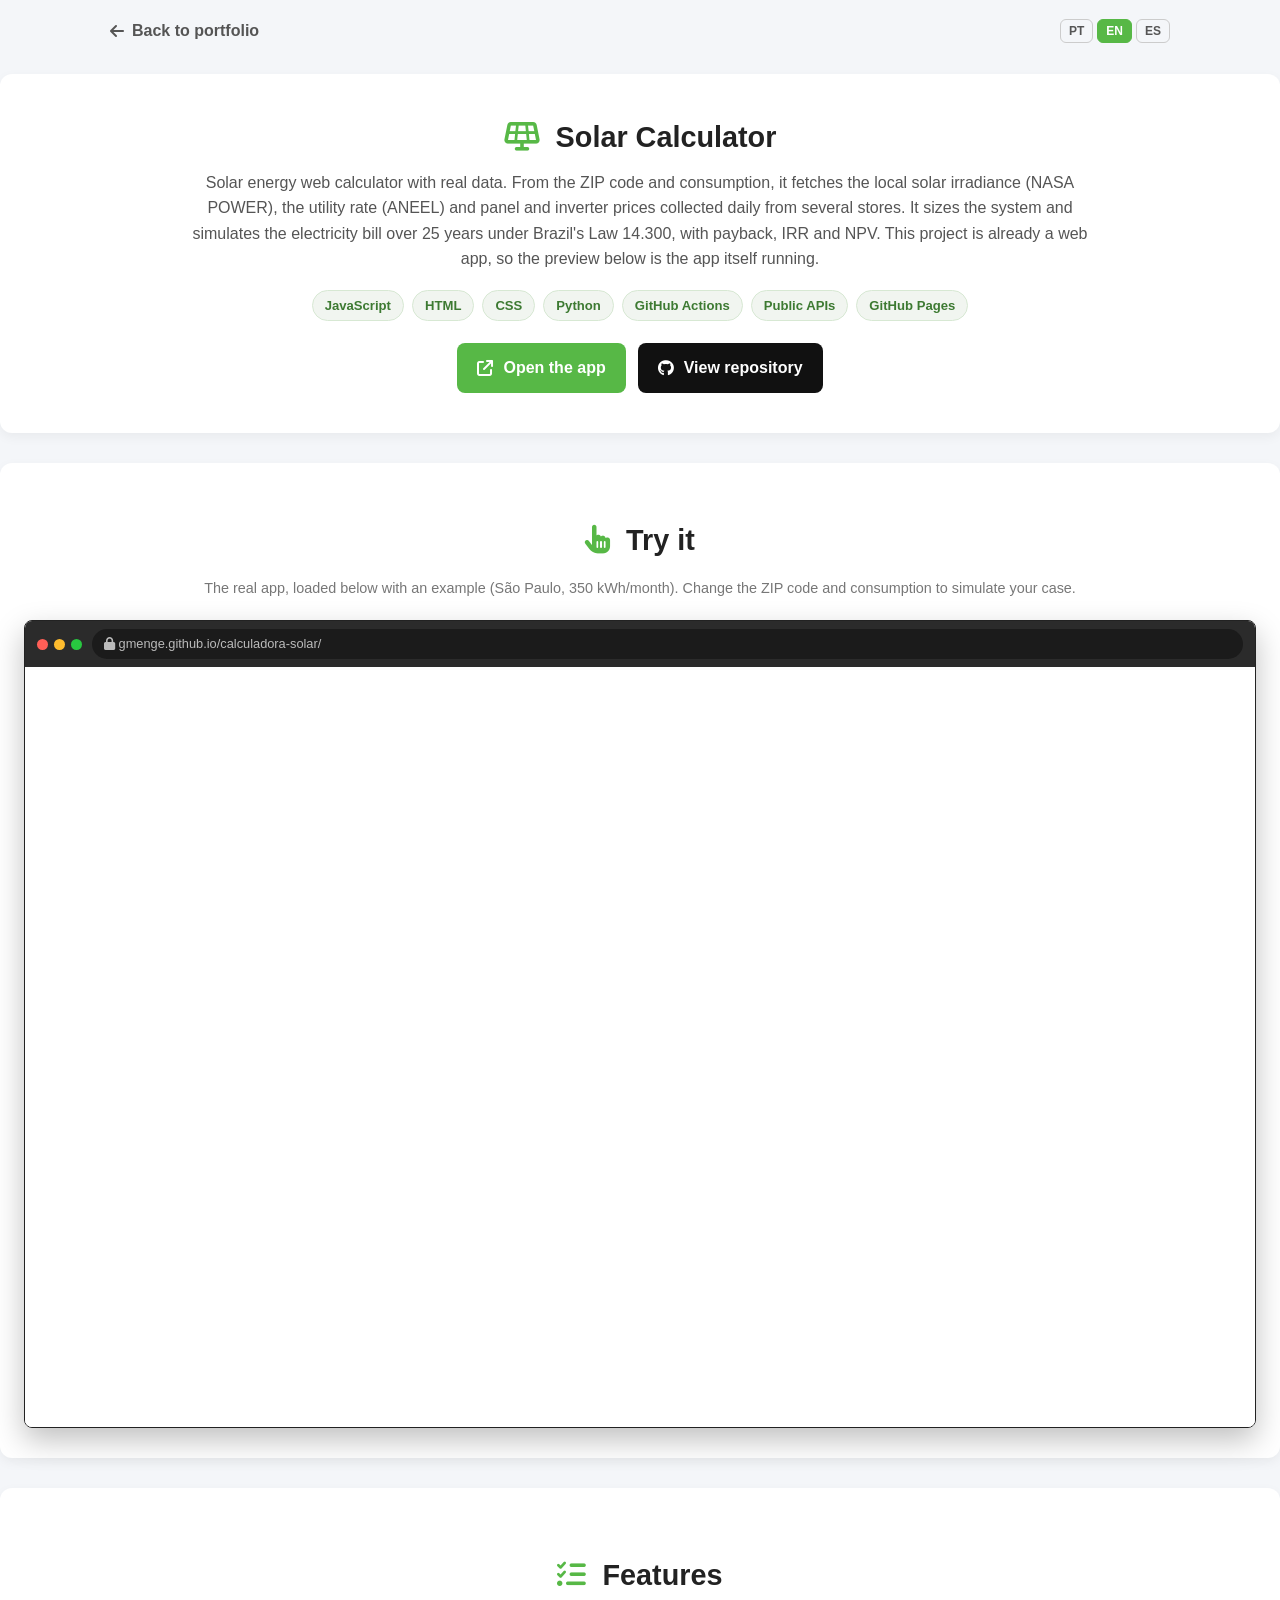
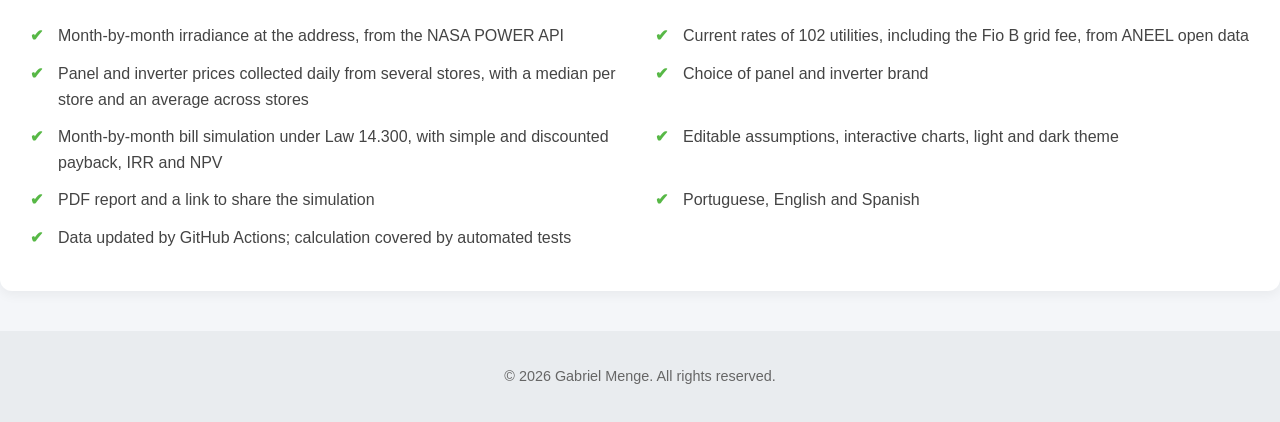
<file: projetos/calculadora-solar.html>
<!DOCTYPE html>
<html lang="pt-BR">
<head>
    <meta charset="UTF-8">
    <meta name="viewport" content="width=device-width, initial-scale=1.0">
    <title>Calculadora Solar | Gabriel Menge</title>
    <link rel="stylesheet" href="../styles.css">
    <link rel="stylesheet" href="projeto.css">
    <link rel="stylesheet" href="https://cdnjs.cloudflare.com/ajax/libs/font-awesome/6.4.0/css/all.min.css" integrity="sha512-iecdLmaskl7CVkqkXNQ/ZH/XLlvWZOJyj7Yy7tcenmpD1ypASozpmT/E0iPtmFIB46ZmdtAc9eNBvH0H/ZpiBw==" crossorigin="anonymous" referrerpolicy="no-referrer">
    <style>
        .navegador-barra { display: flex; align-items: center; gap: 10px; background: #2b2b2b; padding: 8px 12px; }
        .navegador-barra .pontos { display: flex; gap: 6px; } .navegador-barra .pontos i { width: 11px; height: 11px; border-radius: 50%; display: block; }
        .navegador-barra .end { flex: 1; background: #1b1b1b; color: #bbb; font-size: 0.8em; padding: 5px 12px; border-radius: 999px; overflow: hidden; white-space: nowrap; text-overflow: ellipsis; }
        .app-frame { width: 100%; height: 760px; border: 0; display: block; background: #fff; }
        /* No celular o app é responsivo: mostra em pé, com altura de tela */
        @media (max-width: 700px) { .app-frame { aspect-ratio: auto; height: 75vh; min-height: 0; } }
    </style>
    <script src="../i18n.js"></script>
    <script src="i18n/calculadora-solar.js"></script>
</head>
<body>
    <div class="topo-projeto"><a class="voltar" href="../index.html#projects"><i class="fa-solid fa-arrow-left"></i> Voltar ao portfólio</a><div data-idioma></div></div>

    <main>
        <section class="projeto-intro">
            <h2><i class="fa-solid fa-solar-panel"></i> Calculadora Solar</h2>
            <p data-t="solar.intro">Calculadora web de energia solar com dados reais. A partir do CEP e do consumo, busca a irradiação do local (NASA POWER), a tarifa da distribuidora (ANEEL) e os preços de módulos e inversores coletados todo dia em várias lojas. Dimensiona o sistema e simula a conta por 25 anos pelas regras da Lei 14.300, com retorno, TIR e VPL. Este projeto já é um app web, então a prévia abaixo é o próprio app funcionando.</p>
            <div class="tags">
                <span class="tag">JavaScript</span><span class="tag">HTML</span><span class="tag">CSS</span><span class="tag">Python</span><span class="tag">GitHub Actions</span><span class="tag">APIs públicas</span><span class="tag">GitHub Pages</span>
            </div>
            <div class="acoes">
                <a class="botao botao-app" href="https://gmenge.github.io/calculadora-solar/" target="_blank" rel="noopener"><i class="fa-solid fa-arrow-up-right-from-square"></i> Abrir o app</a>
                <a class="botao botao-repo" href="https://github.com/gmenge/calculadora-solar" target="_blank" rel="noopener"><i class="fa-brands fa-github"></i> Ver repositório</a>
            </div>
        </section>

        <section class="demo">
            <h2><i class="fa-solid fa-hand-pointer"></i> Experimente</h2>
            <p class="aviso-demo">App real, carregado abaixo com um exemplo (São Paulo, 350 kWh/mês). Troque o CEP e o consumo para simular o seu caso.</p>
            <div class="janela">
                <div class="navegador-barra">
                    <span class="pontos"><i style="background:#ff5f57"></i><i style="background:#febc2e"></i><i style="background:#28c840"></i></span>
                    <span class="end"><i class="fa-solid fa-lock"></i> gmenge.github.io/calculadora-solar/</span>
                </div>
                <iframe class="app-frame" src="https://gmenge.github.io/calculadora-solar/?cep=01310100&amp;consumo=350" title="Calculadora Solar" loading="lazy"></iframe>
            </div>
        </section>

        <section class="recursos">
            <h2><i class="fa-solid fa-list-check"></i> Recursos</h2>
            <ul>
                <li>Irradiação mês a mês do endereço, pela API da NASA POWER</li>
                <li>Tarifa vigente de 102 distribuidoras, com Fio B, a partir dos dados abertos da ANEEL</li>
                <li>Preços de módulos e inversores coletados todo dia em várias lojas, com mediana por loja e média entre lojas</li>
                <li>Escolha da marca dos módulos e do inversor</li>
                <li>Conta simulada mês a mês pela Lei 14.300, com retorno simples e descontado, TIR e VPL</li>
                <li>Premissas editáveis, gráficos interativos, tema claro e escuro</li>
                <li>Relatório em PDF e link para compartilhar a simulação</li>
                <li>Português, inglês e espanhol</li>
                <li>Dados atualizados por GitHub Actions; cálculo com testes automatizados</li>
            </ul>
        </section>
    </main>

    <footer><p>&copy; 2026 Gabriel Menge. Todos os direitos reservados.</p></footer>
</body>
</html>
</file>
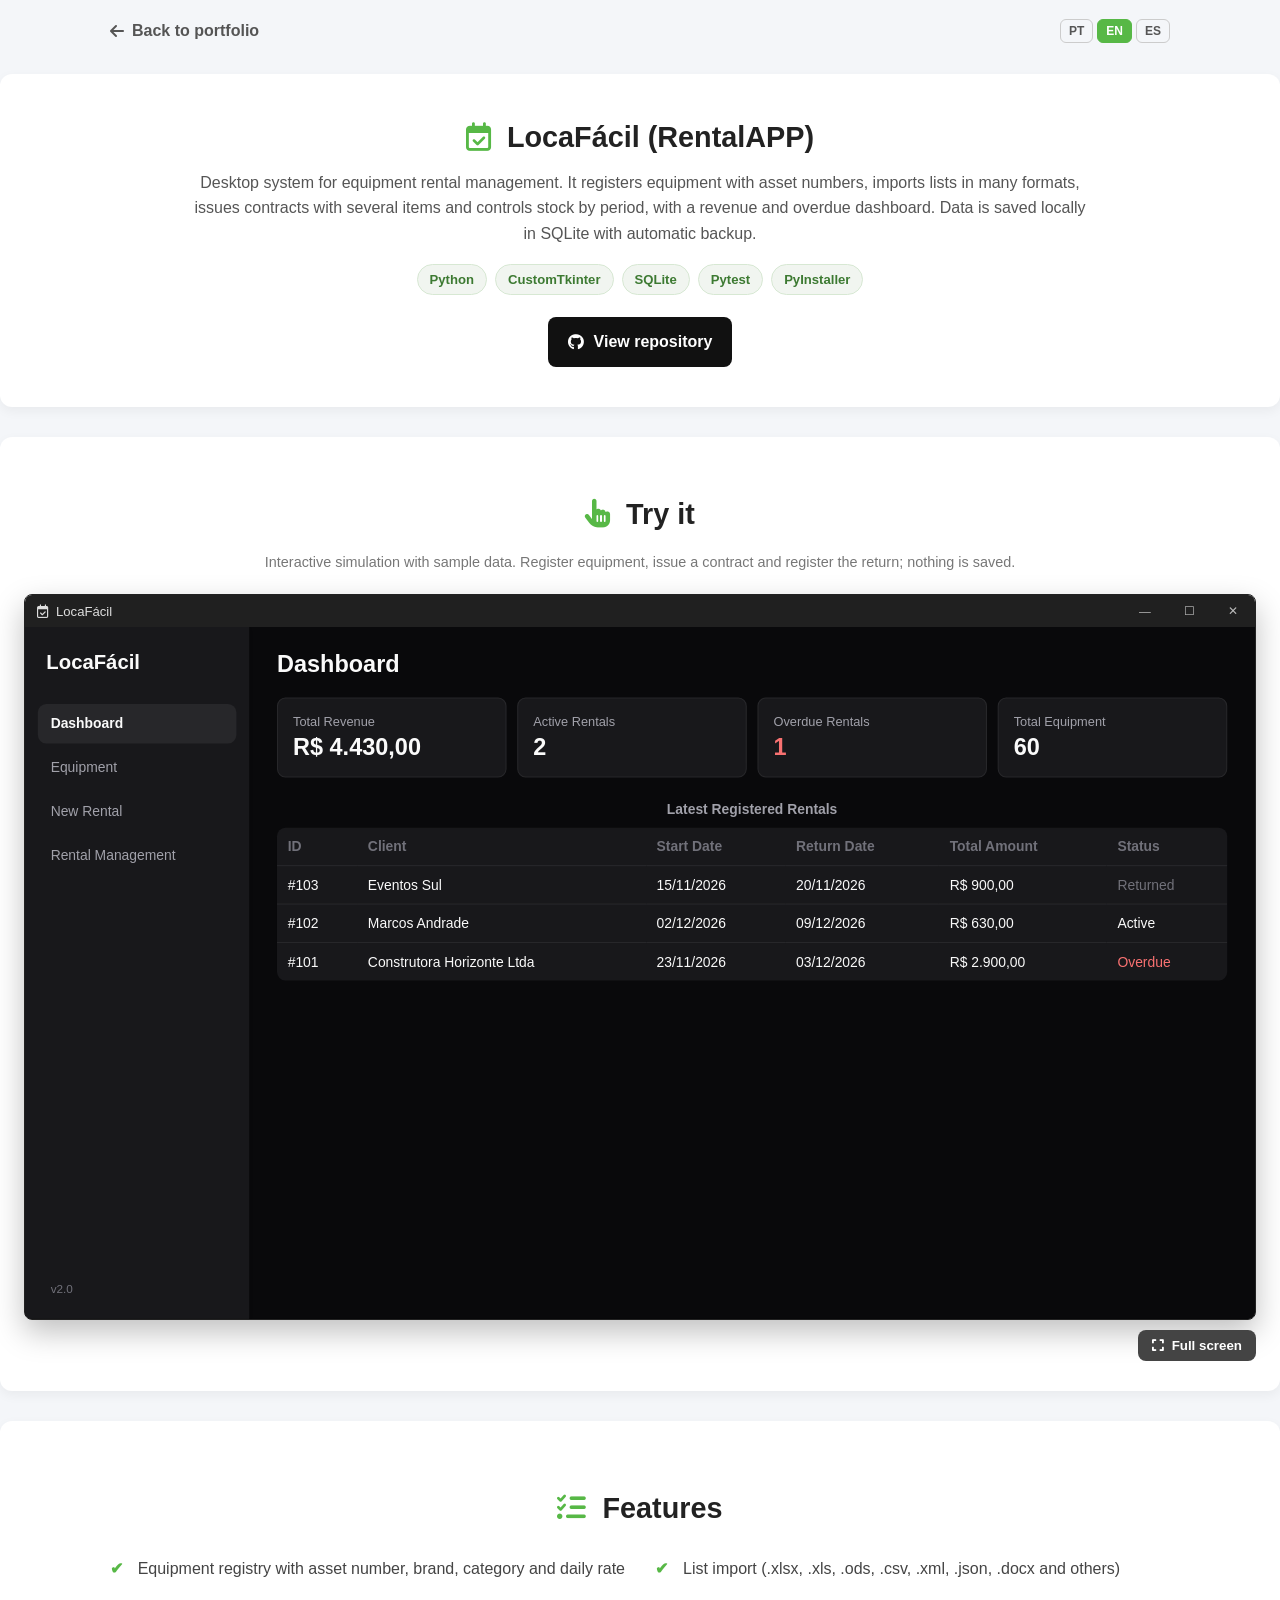
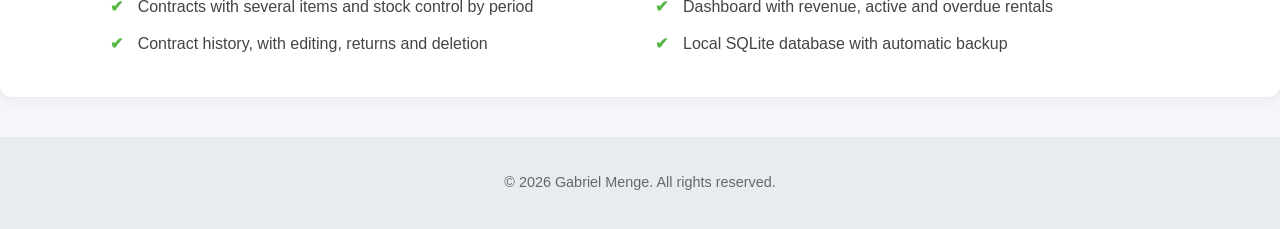
<file: projetos/rentalapp.html>
<!DOCTYPE html>
<html lang="pt-BR">
<head>
    <meta charset="UTF-8">
    <meta name="viewport" content="width=device-width, initial-scale=1.0">
    <title>LocaFácil (RentalAPP) | Gabriel Menge</title>
    <link rel="stylesheet" href="../styles.css">
    <link rel="stylesheet" href="projeto.css">
    <link rel="stylesheet" href="https://cdnjs.cloudflare.com/ajax/libs/font-awesome/6.4.0/css/all.min.css" integrity="sha512-iecdLmaskl7CVkqkXNQ/ZH/XLlvWZOJyj7Yy7tcenmpD1ypASozpmT/E0iPtmFIB46ZmdtAc9eNBvH0H/ZpiBw==" crossorigin="anonymous" referrerpolicy="no-referrer">
    <style>
        .lf { --fundo: #09090B; --sup: #18181B; --borda: #27272A; --bforte: #3F3F46; --txt: #FAFAFA; --sec: #A1A1AA; --fraco: #71717A; --alerta: #F87171;
              display: flex; background: var(--fundo); color: var(--txt); font: 13px 'Segoe UI', Arial, sans-serif; overflow: hidden; position: relative; }
        .lf-menu { width: 210px; background: var(--sup); padding: 22px 12px; display: flex; flex-direction: column; gap: 4px; flex-shrink: 0; }
        .lf-menu h3 { margin: 0 8px 24px; font-size: 19px; }
        .lf-menu button { text-align: left; background: transparent; border: 0; color: var(--sec); padding: 11px 12px; border-radius: 8px; font: inherit; cursor: pointer; }
        .lf-menu button:hover { background: var(--borda); }
        .lf-menu button.on { background: var(--borda); color: var(--txt); font-weight: 600; }
        .lf-menu .ver { margin-top: auto; color: var(--fraco); font-size: 11px; padding-left: 12px; }
        .lf-conteudo { flex: 1; padding: 22px 26px; overflow-y: auto; }
        .lf-conteudo h4 { margin: 0 0 18px; font-size: 22px; }
        .lf-kpis { display: grid; grid-template-columns: repeat(4, 1fr); gap: 10px; margin-bottom: 22px; }
        .lf-kpi { background: var(--sup); border: 1px solid var(--borda); border-radius: 8px; padding: 14px; }
        .lf-kpi span { color: var(--sec); font-size: 12px; } .lf-kpi b { display: block; font-size: 22px; margin-top: 4px; }
        .lf-sub { color: var(--sec); font-weight: 600; margin: 0 0 10px; }
        .lf-tab { width: 100%; border-collapse: collapse; background: var(--sup); border-radius: 8px; overflow: hidden; }
        .lf-tab th { text-align: left; color: var(--fraco); font-weight: 600; padding: 10px; border-bottom: 1px solid var(--borda); }
        .lf-tab td { padding: 10px; border-bottom: 1px solid var(--borda); }
        .lf-tab tr:last-child td { border-bottom: 0; }
        .lf-tab tr.sel td { background: var(--bforte); }
        .lf-tab tbody tr { cursor: default; }
        .atr { color: var(--alerta); } .dev { color: var(--fraco); }
        .lf-barra { display: flex; gap: 8px; margin-bottom: 14px; }
        .lf-barra input { flex: 1; }
        .lf input, .lf select { background: var(--sup); border: 1px solid var(--borda); color: var(--txt); padding: 8px 10px; border-radius: 6px; font: inherit; color-scheme: dark; }
        .lf input:focus, .lf select:focus { outline: none; border-color: var(--bforte); }
        .bp { background: var(--txt); color: var(--fundo); border: 0; border-radius: 6px; padding: 8px 14px; font: inherit; font-weight: 600; cursor: pointer; }
        .bp:hover { background: #D4D4D8; }
        .bs { background: transparent; color: var(--txt); border: 1px solid var(--borda); border-radius: 6px; padding: 8px 14px; font: inherit; cursor: pointer; }
        .bs:hover { background: var(--borda); } .bs.perigo:hover { background: #7F1D1D; }
        .lf-card { background: var(--sup); border: 1px solid var(--borda); border-radius: 8px; padding: 14px; margin-bottom: 12px; }
        .lf-card h5 { margin: 0 0 10px; font-size: 14px; }
        .lf-grade { display: grid; grid-template-columns: 1fr 1fr; gap: 10px; }
        .lf-grade label, .lf-modal label { display: block; color: var(--sec); font-size: 12px; margin-bottom: 4px; }
        .lf-grade input, .lf-grade select { width: 100%; }
        .lf-itens { margin-top: 10px; color: var(--sec); }
        .lf-itens div { display: flex; justify-content: space-between; padding: 6px 0; border-bottom: 1px solid var(--borda); color: var(--txt); }
        .lf-itens button { background: none; border: 0; color: var(--fraco); cursor: pointer; }
        .lf-total { display: flex; justify-content: space-between; align-items: center; margin-top: 8px; }
        .lf-total b { font-size: 18px; }
        .lf-msg { color: var(--alerta); font-size: 12px; min-height: 16px; margin-top: 6px; }
        .lf-msg.ok { color: #4ade80; }
        .lf-modal-fundo { position: absolute; inset: 0; background: rgba(0,0,0,.6); display: flex; align-items: center; justify-content: center; }
        .lf-modal-fundo[hidden] { display: none; }
        .lf-modal { background: var(--sup); border: 1px solid var(--borda); border-radius: 10px; padding: 20px; width: 400px; display: flex; flex-direction: column; gap: 10px; }
        .lf-modal input { width: 100%; }
        .lf-vazio { color: var(--fraco); padding: 14px; }
    </style>
    <script src="../i18n.js"></script>
    <script src="i18n/rentalapp.js"></script>
</head>
<body>
    <div class="topo-projeto"><a class="voltar" href="../index.html#projects"><i class="fa-solid fa-arrow-left"></i> Voltar ao portfólio</a><div data-idioma></div></div>

    <main>
        <section class="projeto-intro">
            <h2><i class="fa-regular fa-calendar-check"></i> LocaFácil (RentalAPP)</h2>
            <p data-t="lf.intro">Sistema desktop de gestão de aluguéis de equipamentos. Cadastra equipamentos com patrimônio, importa listas de vários formatos, emite contratos com vários itens e controla o estoque por período, com dashboard de faturamento e atrasos. Dados salvos localmente em SQLite com backup automático.</p>
            <div class="tags">
                <span class="tag">Python</span><span class="tag">CustomTkinter</span><span class="tag">SQLite</span><span class="tag">Pytest</span><span class="tag">PyInstaller</span>
            </div>
            <div class="acoes">
                <a class="botao botao-repo" href="https://github.com/gmenge/RentalAPP" target="_blank" rel="noopener"><i class="fa-brands fa-github"></i> Ver repositório</a>
            </div>
        </section>

        <section class="demo">
            <h2><i class="fa-solid fa-hand-pointer"></i> Experimente</h2>
            <p class="aviso-demo">Simulação interativa com dados de exemplo. Cadastre um equipamento, emita um contrato e registre a devolução; nada é salvo.</p>

            <div class="janela">
                <div class="janela-barra">
                    <div class="janela-titulo"><i class="fa-regular fa-calendar-check"></i> LocaFácil</div>
                    <div class="janela-controles"><span>&#8212;</span><span>&#9744;</span><span>&#10005;</span></div>
                </div>
                <div class="janela-corpo palco">
                    <div class="lf app">
                        <nav class="lf-menu" id="menu">
                            <h3>LocaFácil</h3>
                            <button data-v="dashboard" class="on">Dashboard</button>
                            <button data-v="equipamentos">Equipamentos</button>
                            <button data-v="novo">Novo Aluguel</button>
                            <button data-v="gestao">Gestão de Aluguéis</button>
                            <span class="ver">v2.0</span>
                        </nav>
                        <div class="lf-conteudo" id="conteudo"></div>

                        <div class="lf-modal-fundo" id="modal" hidden>
                            <div class="lf-modal">
                                <h5 style="margin:0;font-size:16px">Novo Equipamento</h5>
                                <div><label>Nome do Equipamento:</label><input id="mNome" placeholder="Ex: Furadeira de Impacto"></div>
                                <div class="lf-grade">
                                    <div><label>Marca:</label><input id="mMarca" placeholder="Ex: Bosch, Makita, DeWalt"></div>
                                    <div><label>Categoria:</label><input id="mCat" placeholder="Ex: Ferramentas Elétricas"></div>
                                    <div><label>Número de Patrimônio:</label><input id="mPat" placeholder="Opcional"></div>
                                    <div><label>Quantidade em Estoque:</label><input id="mQtd" type="number" value="1" min="1"></div>
                                </div>
                                <div><label>Valor da Diária (R$):</label><input id="mVal" type="number" placeholder="Ex: 45.00" step="0.01"></div>
                                <div class="lf-msg" id="mMsg"></div>
                                <div style="display:flex;gap:8px;justify-content:flex-end"><button class="bs" id="mCancel">Cancelar</button><button class="bp" id="mSalvar">Salvar Equipamento</button></div>
                            </div>
                        </div>
                    </div>
                </div>
            </div>
        </section>

        <section class="recursos">
            <h2><i class="fa-solid fa-list-check"></i> Recursos</h2>
            <ul>
                <li>Cadastro de equipamentos com patrimônio, marca, categoria e diária</li>
                <li>Importação de listas (.xlsx, .xls, .ods, .csv, .xml, .json, .docx e outros)</li>
                <li>Contratos com vários itens e controle de estoque por período</li>
                <li>Dashboard com faturamento, aluguéis ativos e atrasados</li>
                <li>Histórico de contratos, com edição, devolução e exclusão</li>
                <li>Banco SQLite local com backup automático</li>
            </ul>
        </section>
    </main>

    <footer><p>&copy; 2026 Gabriel Menge. Todos os direitos reservados.</p></footer>

    <script>
        const $ = (id) => document.getElementById(id);
        const brl = (v) => 'R$ ' + v.toFixed(2).replace('.', ',').replace(/\B(?=(\d{3})+(?!\d))/g, '.');
        const iso = (d) => d.toISOString().slice(0, 10);
        const br = (s) => s.split('-').reverse().join('/');
        const dia = (n) => { const d = new Date(); d.setDate(d.getDate() + n); return iso(d); };
        const esc = (s) => String(s).replace(/[&<>"]/g, (c) => ({ '&': '&amp;', '<': '&lt;', '>': '&gt;', '"': '&quot;' }[c]));

        let equips = [
            { id: 1, nome: 'Furadeira de Impacto', marca: 'Bosch', cat: 'Ferramentas Elétricas', pat: 'PAT-0012', qtd: 6, val: 45 },
            { id: 2, nome: 'Betoneira 400L', marca: 'CSM', cat: 'Construção', pat: 'PAT-0031', qtd: 3, val: 120 },
            { id: 3, nome: 'Andaime Tubular (módulo)', marca: 'Metax', cat: 'Construção', pat: '', qtd: 40, val: 8.5 },
            { id: 4, nome: 'Martelete Rompedor', marca: 'Makita', cat: 'Ferramentas Elétricas', pat: 'PAT-0044', qtd: 4, val: 95 },
            { id: 5, nome: 'Gerador 5 kVA', marca: 'Branco', cat: 'Energia', pat: 'PAT-0050', qtd: 2, val: 180 },
            { id: 6, nome: 'Lavadora de Alta Pressão', marca: 'Kärcher', cat: 'Limpeza', pat: 'PAT-0063', qtd: 5, val: 60 },
        ];
        let contratos = [
            { id: 101, cliente: 'Construtora Horizonte Ltda', doc: '12.345.678/0001-90', ini: dia(-12), fim: dia(-2), itens: [{ eq: 2, q: 1 }, { eq: 3, q: 20 }], dev: false },
            { id: 102, cliente: 'Marcos Andrade', doc: '123.456.789-00', ini: dia(-3), fim: dia(4), itens: [{ eq: 1, q: 2 }], dev: false },
            { id: 103, cliente: 'Eventos Sul', doc: '98.765.432/0001-10', ini: dia(-20), fim: dia(-15), itens: [{ eq: 5, q: 1 }], dev: true },
        ];
        let proxEq = 7, proxCt = 104, view = 'dashboard', selCt = null, carrinho = [], filtro = '';

        const eqPor = (id) => equips.find((e) => e.id === id);
        const dias = (a, b) => Math.max(1, Math.round((new Date(b) - new Date(a)) / 86400000));
        const total = (c) => c.itens.reduce((s, i) => s + eqPor(i.eq).val * i.q, 0) * dias(c.ini, c.fim);
        const status = (c) => c.dev ? 'Devolvido' : (c.fim < iso(new Date()) ? 'Atrasado' : 'Ativo');
        const clsSt = (s) => s === 'Atrasado' ? 'atr' : s === 'Devolvido' ? 'dev' : '';
        // Estoque livre no período: desconta contratos não devolvidos que se sobrepõem
        const livre = (eq, ini, fim) => eqPor(eq).qtd - contratos.filter((c) => !c.dev && c.ini <= fim && c.fim >= ini)
            .reduce((s, c) => s + c.itens.filter((i) => i.eq === eq).reduce((a, i) => a + i.q, 0), 0);

        const linhaCt = (c) => { const s = status(c); return `<tr data-id="${c.id}" class="${c.id === selCt ? 'sel' : ''}"><td>#${c.id}</td><td>${esc(c.cliente)}</td><td>${br(c.ini)}</td><td>${br(c.fim)}</td><td>${brl(total(c))}</td><td class="${clsSt(s)}">${s}</td></tr>`; };
        const cabCt = '<thead><tr><th>ID</th><th>Cliente</th><th>Data Início</th><th>Data Devolução</th><th>Valor Total</th><th>Status</th></tr></thead>';

        const telas = {
            dashboard() {
                const atrasados = contratos.filter((c) => status(c) === 'Atrasado').length;
                const kpi = (t, v, a) => `<div class="lf-kpi"><span>${t}</span><b class="${a ? 'atr' : ''}">${v}</b></div>`;
                return `<h4>Dashboard</h4><div class="lf-kpis">
                    ${kpi('Faturamento Total', brl(contratos.reduce((s, c) => s + total(c), 0)))}
                    ${kpi('Aluguéis Ativos', contratos.filter((c) => !c.dev).length)}
                    ${kpi('Aluguéis Atrasados', atrasados, atrasados > 0)}
                    ${kpi('Total Equipamentos', equips.reduce((s, e) => s + e.qtd, 0))}</div>
                    <p class="lf-sub">Últimas Locações Registradas</p>
                    ${contratos.length ? `<table class="lf-tab">${cabCt}<tbody>${[...contratos].reverse().slice(0, 5).map(linhaCt).join('')}</tbody></table>` : '<div class="lf-vazio">Nenhum aluguel registrado até o momento.</div>'}`;
            },
            equipamentos() {
                const f = filtro.toLowerCase();
                const lista = equips.filter((e) => [e.nome, e.marca, e.cat, e.pat].join(' ').toLowerCase().includes(f));
                return `<h4>Gestão de Equipamentos</h4>
                    <div class="lf-barra"><input id="busca" placeholder="Pesquisar por Nome, Marca, Categoria ou Patrimônio..." value="${esc(filtro)}"><button class="bs" id="btnImp">Importar Lista</button><button class="bp" id="btnNovo">Novo Equipamento</button></div>
                    <table class="lf-tab"><thead><tr><th>Nome</th><th>Marca</th><th>Categoria</th><th>Patrimônio</th><th>Estoque</th><th>Diária</th></tr></thead><tbody>
                    ${lista.map((e) => `<tr><td>${esc(e.nome)}</td><td>${esc(e.marca)}</td><td>${esc(e.cat)}</td><td>${esc(e.pat || '-')}</td><td>${livre(e.id, iso(new Date()), iso(new Date()))} / ${e.qtd}</td><td>${brl(e.val)}</td></tr>`).join('') || '<tr><td colspan="6" class="lf-vazio">Nenhum equipamento encontrado.</td></tr>'}
                    </tbody></table><div class="lf-msg ok" id="impMsg"></div>`;
            },
            novo() {
                return `<h4>Novo Aluguel</h4>
                    <div class="lf-card"><h5>1. Dados do Cliente</h5><div class="lf-grade">
                        <div><label>Nome do Cliente:</label><input id="nCli" placeholder="Nome ou razão social"></div>
                        <div><label>CPF / CNPJ:</label><input id="nDoc"></div></div></div>
                    <div class="lf-card"><h5>2. Período da Locação</h5><div class="lf-grade">
                        <div><label>Data Início:</label><input type="date" id="nIni" value="${dia(0)}"></div>
                        <div><label>Data Devolução:</label><input type="date" id="nFim" value="${dia(3)}"></div></div></div>
                    <div class="lf-card"><h5>3. Itens do Contrato</h5>
                        <div style="display:flex;gap:8px;align-items:flex-end"><div style="flex:1"><label style="color:#A1A1AA;font-size:12px">Equipamento (Selecione ou Digite):</label>
                        <select id="nEq" style="width:100%">${equips.map((e) => `<option value="${e.id}">${esc(e.nome)} — ${brl(e.val)}/dia</option>`).join('')}</select></div>
                        <div style="width:90px"><label style="color:#A1A1AA;font-size:12px">Quantidade:</label><input id="nQ" type="number" value="1" min="1" style="width:100%"></div>
                        <button class="bs" id="nAdd">Adicionar</button></div>
                        <div class="lf-itens" id="nItens"></div>
                        <div class="lf-total"><span id="nDias"></span><b id="nTot"></b></div>
                        <div class="lf-msg" id="nMsg"></div></div>
                    <button class="bp" id="nEmitir" style="width:100%;padding:11px">Emitir Contrato de Aluguel</button>`;
            },
            gestao() {
                return `<h4>Histórico de Contratos</h4>
                    <table class="lf-tab">${cabCt}<tbody>${contratos.map(linhaCt).join('') || '<tr><td colspan="6" class="lf-vazio">Nenhum aluguel registrado até o momento.</td></tr>'}</tbody></table>
                    <div id="detalhe" style="margin-top:12px"></div>
                    <div style="display:flex;gap:8px;margin-top:12px"><button class="bp" id="gDev">Registrar Devolução</button><button class="bs perigo" id="gExc">Excluir Contrato</button></div>
                    <div class="lf-msg" id="gMsg"></div>`;
            },
        };

        function render() {
            $('conteudo').innerHTML = telas[view]();
            document.querySelectorAll('#menu button').forEach((b) => b.classList.toggle('on', b.dataset.v === view));
            ligar[view] && ligar[view]();
        }

        function renderCarrinho() {
            const ini = $('nIni').value, fim = $('nFim').value, d = dias(ini, fim);
            $('nItens').innerHTML = carrinho.length ? carrinho.map((i, k) => `<div><span>${i.q}x ${esc(eqPor(i.eq).nome)}</span><span>${brl(eqPor(i.eq).val * i.q * d)} <button data-k="${k}">✕</button></span></div>`).join('') : 'Nenhum item adicionado.';
            $('nItens').querySelectorAll('button').forEach((b) => { b.onclick = () => { carrinho.splice(+b.dataset.k, 1); renderCarrinho(); }; });
            $('nDias').textContent = `${d} diária(s)`;
            $('nTot').textContent = brl(carrinho.reduce((s, i) => s + eqPor(i.eq).val * i.q, 0) * d);
        }

        const ligar = {
            equipamentos() {
                const b = $('busca'); b.oninput = () => { filtro = b.value; render(); const n = $('busca'); n.focus(); n.setSelectionRange(n.value.length, n.value.length); };
                $('btnNovo').onclick = () => { ['mNome', 'mMarca', 'mCat', 'mPat', 'mVal'].forEach((i) => { $(i).value = ''; }); $('mQtd').value = 1; $('mMsg').textContent = ''; $('modal').hidden = false; $('mNome').focus(); };
                $('btnImp').onclick = () => {
                    equips.push({ id: proxEq++, nome: 'Serra Circular', marca: 'DeWalt', cat: 'Ferramentas Elétricas', pat: 'PAT-0071', qtd: 3, val: 55 },
                                { id: proxEq++, nome: 'Compactador de Solo', marca: 'Wacker', cat: 'Construção', pat: 'PAT-0072', qtd: 2, val: 210 });
                    render(); $('impMsg').textContent = 'equipamentos.xlsx importado: 2 equipamentos adicionados.';
                };
            },
            novo() {
                carrinho = [];
                ['nIni', 'nFim'].forEach((i) => { $(i).onchange = renderCarrinho; });
                $('nAdd').onclick = () => {
                    const eq = +$('nEq').value, q = Math.max(1, +$('nQ').value || 1);
                    const ja = carrinho.filter((i) => i.eq === eq).reduce((s, i) => s + i.q, 0);
                    const disp = livre(eq, $('nIni').value, $('nFim').value) - ja;
                    if (q > disp) { $('nMsg').textContent = `Estoque insuficiente no período: ${Math.max(0, disp)} disponível(is).`; return; }
                    $('nMsg').textContent = ''; carrinho.push({ eq, q }); renderCarrinho();
                };
                $('nEmitir').onclick = () => {
                    const m = $('nMsg'); m.className = 'lf-msg';
                    if (!$('nCli').value.trim()) { m.textContent = 'Informe o nome do cliente.'; return; }
                    if ($('nFim').value <= $('nIni').value) { m.textContent = 'A data de devolução deve ser depois do início.'; return; }
                    if (!carrinho.length) { m.textContent = 'Adicione ao menos um item.'; return; }
                    const c = { id: proxCt++, cliente: $('nCli').value.trim(), doc: $('nDoc').value, ini: $('nIni').value, fim: $('nFim').value, itens: carrinho, dev: false };
                    contratos.push(c); selCt = c.id; view = 'gestao'; render();
                    $('gMsg').className = 'lf-msg ok'; $('gMsg').textContent = `Contrato #${c.id} emitido: ${brl(total(c))}.`;
                };
                renderCarrinho();
            },
            gestao() {
                document.querySelectorAll('#conteudo tbody tr[data-id]').forEach((tr) => { tr.onclick = () => { selCt = +tr.dataset.id; render(); }; });
                const c = contratos.find((x) => x.id === selCt);
                if (c) $('detalhe').innerHTML = `<div class="lf-card"><h5>Contrato #${c.id} — ${esc(c.cliente)} ${c.doc ? '(' + esc(c.doc) + ')' : ''}</h5>${c.itens.map((i) => `${i.q}x ${esc(eqPor(i.eq).nome)}`).join(' · ')} — ${dias(c.ini, c.fim)} diária(s)</div>`;
                const precisa = () => { if (!c) { $('gMsg').className = 'lf-msg'; $('gMsg').textContent = 'Selecione um contrato na lista.'; } return c; };
                $('gDev').onclick = () => { if (!precisa()) return; if (c.dev) { $('gMsg').textContent = 'Este contrato já foi devolvido.'; return; } c.dev = true; render(); $('gMsg').className = 'lf-msg ok'; $('gMsg').textContent = `Devolução do contrato #${c.id} registrada. Itens voltaram ao estoque.`; };
                $('gExc').onclick = () => { if (!precisa() || !confirm(I18N.t(`Excluir o contrato #${c.id}?`))) return; contratos = contratos.filter((x) => x !== c); selCt = null; render(); };
            },
        };

        $('mCancel').onclick = () => { $('modal').hidden = true; };
        $('mSalvar').onclick = () => {
            const nome = $('mNome').value.trim(), val = parseFloat($('mVal').value), qtd = parseInt($('mQtd').value, 10);
            if (!nome) { $('mMsg').textContent = 'Informe o nome do equipamento.'; return; }
            if (!(val > 0)) { $('mMsg').textContent = 'Informe um valor de diária válido.'; return; }
            if (!(qtd > 0)) { $('mMsg').textContent = 'Quantidade deve ser maior que zero.'; return; }
            equips.push({ id: proxEq++, nome, marca: $('mMarca').value.trim(), cat: $('mCat').value.trim(), pat: $('mPat').value.trim(), qtd, val });
            $('modal').hidden = true; filtro = ''; render();
        };

        document.querySelectorAll('#menu button').forEach((b) => { b.onclick = () => { view = b.dataset.v; render(); }; });
        render();
    </script>
    <script src="projeto.js"></script>
</body>
</html>
</file>
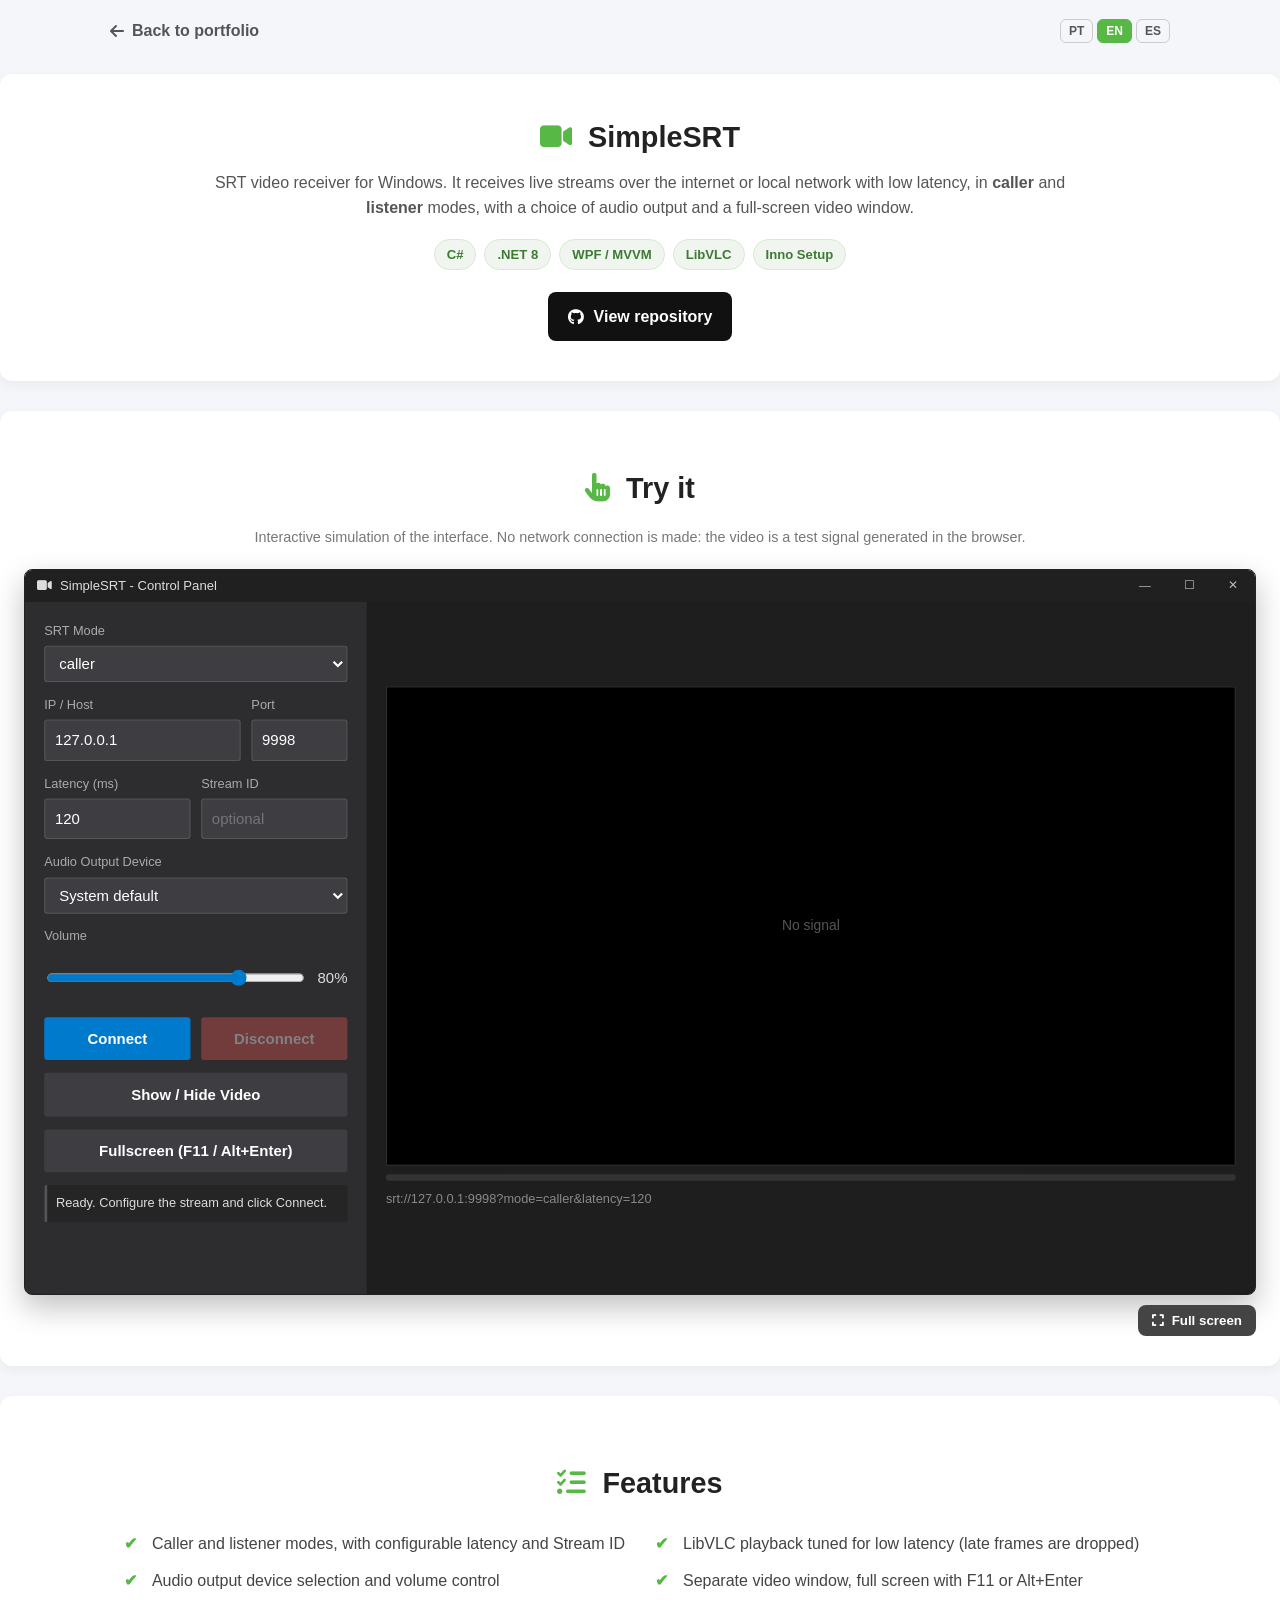
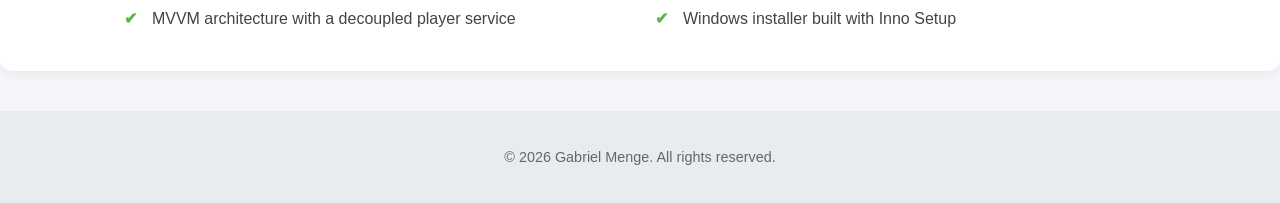
<file: projetos/simplesrt.html>
<!DOCTYPE html>
<html lang="pt-BR">
<head>
    <meta charset="UTF-8">
    <meta name="viewport" content="width=device-width, initial-scale=1.0">
    <title>SimpleSRT | Gabriel Menge</title>
    <link rel="stylesheet" href="../styles.css">
    <link rel="stylesheet" href="projeto.css">
    <link rel="stylesheet" href="https://cdnjs.cloudflare.com/ajax/libs/font-awesome/6.4.0/css/all.min.css" integrity="sha512-iecdLmaskl7CVkqkXNQ/ZH/XLlvWZOJyj7Yy7tcenmpD1ypASozpmT/E0iPtmFIB46ZmdtAc9eNBvH0H/ZpiBw==" crossorigin="anonymous" referrerpolicy="no-referrer">
    <style>
        .srt { display: flex; overflow: hidden; background: #1E1E1E; color: #ddd; font-size: 14px; }
        .srt-painel { flex: 0 0 320px; overflow-y: auto; background: #2D2D30; padding: 18px; display: flex; flex-direction: column; gap: 12px; }
        .srt-painel label { font-size: 12px; color: #aaa; display: block; margin-bottom: 4px; }
        .srt-painel input[type=text], .srt-painel input[type=number], .srt-painel select {
            width: 100%; padding: 7px 9px; background: #3E3E42; border: 1px solid #555; color: #fff; border-radius: 3px; font: inherit;
        }
        .srt-painel input:disabled { opacity: 0.45; }
        .srt-linha { display: flex; gap: 10px; }
        .srt-linha > div { flex: 1; }
        .srt-btn { padding: 9px; border: none; border-radius: 3px; color: #fff; font: inherit; font-weight: 600; cursor: pointer; width: 100%; }
        .srt-btn:disabled { opacity: 0.4; cursor: default; }
        .b-azul { background: #007ACC; } .b-azul:hover:not(:disabled) { background: #1a8ad4; }
        .b-verm { background: #D9534F; } .b-verm:hover:not(:disabled) { background: #e0625e; }
        .b-cinza { background: #3E3E42; } .b-cinza:hover:not(:disabled) { background: #505055; }
        .srt-vol { display: flex; align-items: center; gap: 10px; }
        .srt-vol input { flex: 1; accent-color: #007ACC; }
        .srt-status { font-size: 12px; padding: 8px; background: #252526; border-left: 3px solid #555; border-radius: 2px; min-height: 34px; }
        .srt-status.ok { border-color: #4caf50; } .srt-status.esp { border-color: #e0a800; } .srt-status.err { border-color: #D9534F; }
        .srt-video { flex: 1; min-width: 0; padding: 18px; display: flex; flex-direction: column; justify-content: center; gap: 8px; }
        .srt-video-janela { background: #000; border: 1px solid #333; position: relative; aspect-ratio: 16 / 9; }
        .srt-video-janela canvas { width: 100%; height: 100%; display: block; }
        .srt-video-janela .vazio { position: absolute; inset: 0; display: flex; align-items: center; justify-content: center; color: #555; font-size: 13px; text-align: center; padding: 10px; }
        .srt-oculto { visibility: hidden; }
        .srt-info { font-size: 12px; color: #888; display: flex; justify-content: space-between; flex-wrap: wrap; gap: 6px; }
        .vu { height: 6px; background: #333; border-radius: 3px; overflow: hidden; }
        .vu div { height: 100%; width: 0; background: linear-gradient(90deg, #4caf50 70%, #e0a800 85%, #D9534F); transition: width 0.08s; }
    </style>
    <script src="../i18n.js"></script>
    <script src="i18n/simplesrt.js"></script>
</head>
<body>
    <div class="topo-projeto"><a class="voltar" href="../index.html#projects"><i class="fa-solid fa-arrow-left"></i> Voltar ao portfólio</a><div data-idioma></div></div>

    <main>
        <section class="projeto-intro">
            <h2><i class="fa-solid fa-video"></i> SimpleSRT</h2>
            <p data-t="srt.intro">Receptor de vídeo SRT para Windows. Recebe transmissões ao vivo pela internet ou rede local com baixa latência, nos modos <strong>caller</strong> e <strong>listener</strong>, com escolha da saída de áudio e janela de vídeo em tela cheia.</p>
            <div class="tags">
                <span class="tag">C#</span><span class="tag">.NET 8</span><span class="tag">WPF / MVVM</span><span class="tag">LibVLC</span><span class="tag">Inno Setup</span>
            </div>
            <div class="acoes">
                <a class="botao botao-repo" href="https://github.com/gmenge/SimpleSRT" target="_blank" rel="noopener"><i class="fa-brands fa-github"></i> Ver repositório</a>
            </div>
        </section>

        <section class="demo">
            <h2><i class="fa-solid fa-hand-pointer"></i> Experimente</h2>
            <p class="aviso-demo">Simulação interativa da interface. Nenhuma conexão de rede é feita: o vídeo é um sinal de teste gerado no navegador.</p>

            <div class="janela">
                <div class="janela-barra">
                    <div class="janela-titulo"><i class="fa-solid fa-video"></i> SimpleSRT - Painel de Controle</div>
                    <div class="janela-controles"><span>&#8212;</span><span>&#9744;</span><span>&#10005;</span></div>
                </div>
                <div class="janela-corpo palco">
                    <div class="srt app">
                    <div class="srt-painel">
                        <div>
                            <label for="modo">Modo SRT</label>
                            <select id="modo"><option value="caller">caller</option><option value="listener">listener</option></select>
                        </div>
                        <div class="srt-linha">
                            <div><label for="host">IP / Host</label><input id="host" type="text" value="127.0.0.1"></div>
                            <div style="flex:0 0 90px"><label for="porta">Porta</label><input id="porta" type="number" value="9998"></div>
                        </div>
                        <div class="srt-linha">
                            <div><label for="lat">Latência (ms)</label><input id="lat" type="number" value="120"></div>
                            <div><label for="sid">Stream ID</label><input id="sid" type="text" placeholder="opcional"></div>
                        </div>
                        <div>
                            <label for="audio">Dispositivo de Saída de Áudio</label>
                            <select id="audio"><option>Padrão do sistema</option><option>Alto-falantes (Realtek Audio)</option><option>Fones de ouvido (USB)</option><option>DeckLink Duo 2 (1)</option></select>
                        </div>
                        <div>
                            <label for="vol">Volume</label>
                            <div class="srt-vol"><input id="vol" type="range" min="0" max="100" value="80"><span id="volTxt">80%</span></div>
                        </div>
                        <div class="srt-linha">
                            <div><button class="srt-btn b-azul" id="btnCon">Conectar</button></div>
                            <div><button class="srt-btn b-verm" id="btnDes" disabled>Desconectar</button></div>
                        </div>
                        <button class="srt-btn b-cinza" id="btnVid">Abrir / Esconder Vídeo</button>
                        <button class="srt-btn b-cinza" id="btnFull">Fullscreen (F11 / Alt+Enter)</button>
                        <div class="srt-status" id="status">Pronto. Configure o stream e clique em Conectar.</div>
                    </div>

                    <div class="srt-video" id="areaVideo">
                        <div class="srt-video-janela" id="janelaVideo">
                            <canvas id="tela" width="640" height="360"></canvas>
                            <div class="vazio" id="vazio">Sem sinal</div>
                        </div>
                        <div class="vu"><div id="vu"></div></div>
                        <div class="srt-info"><span id="url">srt://127.0.0.1:9998?mode=caller&amp;latency=120</span><span id="stats"></span></div>
                    </div>
                    </div>
                </div>
            </div>
        </section>

        <section class="recursos">
            <h2><i class="fa-solid fa-list-check"></i> Recursos</h2>
            <ul>
                <li>Modos caller e listener, com latência e Stream ID configuráveis</li>
                <li>Reprodução com LibVLC ajustada para baixa latência (descarte de quadros atrasados)</li>
                <li>Escolha do dispositivo de saída de áudio e controle de volume</li>
                <li>Janela de vídeo separada, com tela cheia por F11 ou Alt+Enter</li>
                <li>Arquitetura MVVM com serviço de player desacoplado</li>
                <li>Instalador para Windows gerado com Inno Setup</li>
            </ul>
        </section>
    </main>

    <footer><p>&copy; 2026 Gabriel Menge. Todos os direitos reservados.</p></footer>

    <script>
        const $ = (id) => document.getElementById(id);
        const campos = ['modo', 'host', 'porta', 'lat', 'sid'];
        let estado = 'parado', timer = null, inicio = 0, quadro = 0, raf = null;

        function urlSrt() {
            const modo = $('modo').value;
            const host = modo === 'listener' ? '0.0.0.0' : ($('host').value || '127.0.0.1');
            let u = `srt://${host}:${$('porta').value}?mode=${modo}&latency=${$('lat').value}`;
            if ($('sid').value) u += `&streamid=${encodeURIComponent($('sid').value)}`;
            return u;
        }

        function status(txt, cls) { const s = $('status'); s.textContent = txt; s.className = 'srt-status ' + (cls || ''); }

        function atualizarUrl() {
            $('host').disabled = $('modo').value === 'listener' || estado !== 'parado';
            $('url').textContent = urlSrt();
        }
        campos.forEach((c) => $(c).addEventListener('input', atualizarUrl));

        function travar(t) {
            campos.forEach((c) => { $(c).disabled = t; });
            $('btnCon').disabled = t; $('btnDes').disabled = !t;
            atualizarUrl();
        }

        $('btnCon').onclick = () => {
            const porta = +$('porta').value;
            if (!porta || porta < 1 || porta > 65535) { status('Porta inválida. Use um valor entre 1 e 65535.', 'err'); return; }
            estado = 'conectando'; travar(true);
            const listener = $('modo').value === 'listener';
            status(listener ? `Aguardando conexão na porta ${porta}...` : `Conectando a ${$('host').value}:${porta}...`, 'esp');
            $('vazio').textContent = listener ? 'Aguardando transmissor...' : 'Conectando...';
            timer = setTimeout(() => {
                estado = 'conectado'; inicio = performance.now(); quadro = 0;
                status(`Conectado. Recebendo 1920x1080 @ 30 fps, H.264 + AAC.`, 'ok');
                $('vazio').style.display = 'none';
                desenhar();
            }, listener ? 2200 : 1300);
        };

        $('btnDes').onclick = () => {
            clearTimeout(timer); cancelAnimationFrame(raf);
            estado = 'parado'; travar(false);
            status('Desconectado.', '');
            $('vazio').style.display = 'flex'; $('vazio').textContent = 'Sem sinal';
            $('vu').style.width = '0'; $('stats').textContent = '';
            const ctx = $('tela').getContext('2d'); ctx.fillStyle = '#000'; ctx.fillRect(0, 0, 640, 360);
        };

        $('btnVid').onclick = () => $('janelaVideo').classList.toggle('srt-oculto');
        $('btnFull').onclick = () => { const j = $('janelaVideo'); if (j.requestFullscreen) j.requestFullscreen(); };
        $('janelaVideo').ondblclick = $('btnFull').onclick;
        $('vol').oninput = () => { $('volTxt').textContent = $('vol').value + '%'; };

        // Sinal de teste: barras coloridas, bola em movimento e timecode
        const barras = ['#c0c0c0', '#c0c000', '#00c0c0', '#00c000', '#c000c0', '#c00000', '#0000c0'];
        function desenhar() {
            if (estado !== 'conectado') return;
            const ctx = $('tela').getContext('2d');
            const w = 640, h = 360, t = (performance.now() - inicio) / 1000;
            barras.forEach((c, i) => { ctx.fillStyle = c; ctx.fillRect(i * w / 7, 0, w / 7 + 1, h * 0.67); });
            ctx.fillStyle = '#111'; ctx.fillRect(0, h * 0.67, w, h * 0.33);
            const x = (Math.sin(t * 1.3) * 0.5 + 0.5) * (w - 60) + 30, y = h * 0.84;
            ctx.fillStyle = '#fff'; ctx.beginPath(); ctx.arc(x, y, 18, 0, Math.PI * 2); ctx.fill();
            const f = Math.floor(t * 30) % 30, s = Math.floor(t) % 60, m = Math.floor(t / 60);
            const tc = `00:${String(m).padStart(2, '0')}:${String(s).padStart(2, '0')}:${String(f).padStart(2, '0')}`;
            ctx.fillStyle = 'rgba(0,0,0,.7)'; ctx.fillRect(w / 2 - 95, 20, 190, 40);
            ctx.fillStyle = '#fff'; ctx.font = 'bold 26px Consolas, monospace'; ctx.textAlign = 'center'; ctx.fillText(tc, w / 2, 50);
            const nivel = (0.55 + Math.random() * 0.35) * ($('vol').value / 100);
            $('vu').style.width = (nivel * 100).toFixed(0) + '%';
            if (++quadro % 30 === 0) {
                const kbps = (5800 + Math.random() * 600).toFixed(0);
                $('stats').textContent = `${kbps} kbps · perdidos: 0 · RTT ${(8 + Math.random() * 6).toFixed(0)} ms`;
            }
            raf = requestAnimationFrame(desenhar);
        }

        document.addEventListener('keydown', (e) => {
            if (e.key === 'F11' || (e.altKey && e.key === 'Enter')) { e.preventDefault(); $('btnFull').onclick(); }
        });
        atualizarUrl();
    </script>
    <script src="projeto.js"></script>
</body>
</html>
</file>
<file: styles.css>
* {
    box-sizing: border-box;
}

body {
    font-family: 'Helvetica', Arial, sans-serif;
    line-height: 1.6;
    margin: 0;
    padding: 0;
    background-color: #f4f6f9;
    color: #333;
}

header {
    position: relative;
    background-color: #111111;
    color: #ffffff;
    padding: 35px 20px;
    text-align: center;
}

header h1 {
    margin: 0;
    font-size: 2.5em;
    letter-spacing: 0.5px;
}

header p {
    margin: 5px 0 0;
    font-size: 1.2em;
    color: #b0b0b0;
}

nav {
    background: #555555;
    position: sticky;
    top: 0;
    width: 100%;
    z-index: 999;
    box-shadow: 0 2px 5px rgba(0,0,0,0.1);
}

nav ul {
    list-style: none;
    display: flex;
    justify-content: center;
    padding: 0;
    margin: 0;
}

nav ul li a {
    color: #fff;
    text-decoration: none;
    padding: 15px 20px;
    display: block;
    font-weight: 500;
    transition: background 0.3s, color 0.3s;
}

nav ul li a:hover {
    background: #333333;
    color: #57b846;
}

section {
    padding: 40px 30px;
    max-width: 900px;
    margin: 30px auto;
    background: #fff;
    border-radius: 12px;
    box-shadow: 0 4px 12px rgba(0, 0, 0, 0.05);
}

section h2 {
    font-size: 1.8em;
    color: #222;
    margin-bottom: 25px;
    text-align: center;
}

section h2 i {
    color: #57b846;
    margin-right: 8px;
}

section p {
    text-align: center;
    margin-bottom: 15px;
    color: #555;
}

/* Lista de Serviços */
.services-list {
    list-style: none;
    padding: 0;
    margin: 0;
}

.services-list li {
    margin-bottom: 15px;
    position: relative;
    padding-left: 30px;
    text-align: left;
}

.services-list li::before {
    content: '✔';
    position: absolute;
    left: 0;
    top: 0;
    color: #57b846;
    font-weight: bold;
    font-size: 1.1em;
}

/* Seção de Habilidades (Skills) - Grid Simétrico com Altura Uniforme */
.skills-grid {
    display: grid;
    grid-template-columns: repeat(4, 1fr);
    gap: 15px;
    margin-top: 20px;
}

.skill-item {
    background: #f8f9fa;
    border: 1px solid #e2e8f0;
    height: 54px;
    padding: 0 10px;
    border-radius: 8px;
    text-align: center;
    font-weight: bold;
    font-size: 0.95em;
    color: #444;
    transition: transform 0.2s, border-color 0.2s;
    display: flex;
    align-items: center;
    justify-content: center;
    gap: 8px;
    white-space: nowrap;
}

.skill-item:hover {
    transform: translateY(-3px);
    border-color: #57b846;
}

.skill-item i {
    color: #57b846;
    font-size: 1.2em;
    flex-shrink: 0;
}

/* Botões e Cards de Projetos */
#projects {
    text-align: center;
}

.project-buttons {
    display: flex;
    flex-wrap: wrap;
    justify-content: center;
    gap: 20px;
    margin-top: 25px;
}

.project-card {
    display: flex;
    flex-direction: column;
    align-items: center;
    gap: 6px;
}

.project-card a {
    text-decoration: none;
}

.project-button {
    width: 200px;
    height: 50px;
    background: #444444;
    color: #fff;
    border: none;
    padding: 10px 15px;
    font-size: 0.95em;
    font-weight: bold;
    border-radius: 8px;
    cursor: pointer;
    transition: background 0.3s ease, transform 0.2s;
    display: flex;
    align-items: center;
    justify-content: center;
    gap: 10px;
}

.project-button:hover {
    background: #57b846;
    transform: scale(1.03);
}

.project-tech {
    font-size: 0.8em;
    color: #777;
    font-weight: 500;
}

/* Formulário de Contato */
form {
    display: flex;
    flex-direction: column;
    gap: 15px;
}

input, textarea {
    font-family: inherit;
    font-size: 1em;
    padding: 14px;
    border: 1px solid #ccc;
    border-radius: 8px;
    transition: border-color 0.3s;
    width: 100%;
}

textarea {
    resize: none;
    height: 120px;
}

input:focus, textarea:focus {
    border-color: #57b846;
    outline: none;
}

button[type="submit"] {
    background: #57b846;
    color: #fff;
    border: none;
    padding: 14px;
    font-size: 1em;
    font-weight: bold;
    border-radius: 8px;
    cursor: pointer;
    transition: background 0.3s ease;
}

button[type="submit"]:hover {
    background: #45a035;
}

/* Links Sociais */
.social-links {
    display: flex;
    justify-content: center;
    gap: 20px;
    margin-top: 15px;
}

.social-links a {
    color: #333;
    text-decoration: none;
    font-size: 1.1em;
    font-weight: bold;
    padding: 10px 22px;
    border: 1px solid #ddd;
    border-radius: 8px;
    transition: all 0.3s ease;
    display: flex;
    align-items: center;
    gap: 8px;
}

.social-links a:hover {
    background: #111;
    color: #fff;
    border-color: #111;
}

footer {
    text-align: center;
    padding: 20px;
    font-size: 0.9em;
    color: #666;
    background: #e9ecef;
    margin-top: 40px;
}

/* Seletor de idioma */
.idioma {
    display: flex;
    gap: 4px;
}

header .idioma {
    position: absolute;
    top: 12px;
    right: 14px;
}

.idioma button {
    background: transparent;
    border: 1px solid rgba(255, 255, 255, 0.35);
    color: #ccc;
    font: bold 12px 'Helvetica', Arial, sans-serif;
    padding: 4px 8px;
    border-radius: 6px;
    cursor: pointer;
    transition: background 0.2s, color 0.2s;
}

.idioma button:hover {
    color: #fff;
    border-color: #57b846;
}

.idioma button.on {
    background: #57b846;
    border-color: #57b846;
    color: #fff;
}

/* Responsividade */
@media (max-width: 768px) {
    header {
        padding-top: 52px;
    }

    section {
        padding: 25px 15px;
    }

    /* Menu quebra em linhas centralizadas, sem cortar nem rolar para o lado */
    nav ul {
        flex-wrap: wrap;
        padding: 4px 6px;
    }

    nav ul li a {
        padding: 8px 12px;
        font-size: 0.9em;
        white-space: nowrap;
    }

    .skills-grid {
        grid-template-columns: repeat(2, 1fr);
    }

    /* Botões dos projetos todos com a mesma largura */
    .project-card,
    .project-card a,
    .project-button {
        width: 100%;
    }

    .project-card a {
        display: block;
    }
}
</file>
<file: projetos/projeto.css>
/* Páginas de prévia dos projetos: herda a identidade do portfólio (styles.css) */

.topo-projeto {
    max-width: 1100px;
    margin: 0 auto;
    padding: 18px 20px 0;
    display: flex;
    justify-content: space-between;
    align-items: center;
    gap: 12px;
}

.topo-projeto .idioma button {
    border-color: #ccc;
    color: #555;
}

.topo-projeto .idioma button.on {
    border-color: #57b846;
    color: #fff;
}

.voltar {
    color: #555;
    text-decoration: none;
    font-weight: bold;
    display: inline-flex;
    align-items: center;
    gap: 8px;
}

.voltar:hover {
    color: #57b846;
}

.projeto-intro {
    max-width: 1400px;
    text-align: center;
}

.projeto-intro h2 {
    text-align: center;
    margin: 0 0 10px;
}

.projeto-intro p {
    text-align: center;
    max-width: 900px;
    margin: 0 auto 18px;
}

.projeto-intro .tags,
.projeto-intro .acoes {
    justify-content: center;
}

.tags {
    display: flex;
    flex-wrap: wrap;
    gap: 8px;
    margin-bottom: 22px;
}

.tag {
    background: #f1f5f0;
    border: 1px solid #d7e8d3;
    color: #3d7a32;
    font-size: 0.82em;
    font-weight: bold;
    padding: 4px 12px;
    border-radius: 999px;
}

.acoes {
    display: flex;
    flex-wrap: wrap;
    gap: 12px;
}

.botao {
    display: inline-flex;
    align-items: center;
    gap: 10px;
    padding: 12px 20px;
    border-radius: 8px;
    font-weight: bold;
    text-decoration: none;
    transition: background 0.3s ease, transform 0.2s;
}

.botao:hover {
    transform: scale(1.03);
}

.botao-repo {
    background: #111;
    color: #fff;
}

.botao-repo:hover {
    background: #333;
}

.botao-app {
    background: #57b846;
    color: #fff;
}

.botao-app:hover {
    background: #45a035;
}

/* Área da simulação */
.demo {
    max-width: 1400px;
    padding: 30px 24px;
}

.demo h2 {
    margin-bottom: 8px;
}

.aviso-demo {
    font-size: 0.9em;
    color: #777 !important;
}

/* Moldura de janela do Windows */
.janela {
    border-radius: 8px;
    overflow: hidden;
    box-shadow: 0 12px 30px rgba(0, 0, 0, 0.25);
    border: 1px solid #222;
    margin-top: 20px;
    font-family: 'Segoe UI', 'Helvetica', Arial, sans-serif;
    text-align: left;
}

.janela-barra {
    display: flex;
    align-items: center;
    justify-content: space-between;
    background: #202020;
    color: #ddd;
    font-size: 0.82em;
    height: 32px;
    padding-left: 12px;
    user-select: none;
}

.janela-titulo {
    display: flex;
    align-items: center;
    gap: 8px;
    white-space: nowrap;
    overflow: hidden;
    text-overflow: ellipsis;
}

.janela-controles {
    display: flex;
    height: 100%;
    flex-shrink: 0;
}

.janela-controles span {
    width: 44px;
    display: flex;
    align-items: center;
    justify-content: center;
    font-size: 0.9em;
    color: #bbb;
}

.janela-controles span:last-child:hover {
    background: #c42b1c;
    color: #fff;
}

.janela-corpo {
    position: relative;
}

/* Palco: app em tamanho fixo 1152x648 (16:9), escalado por projeto.js */
.palco {
    position: relative;
    width: 100%;
    aspect-ratio: 16 / 9;
    overflow: hidden;
    background: #000;
}

.palco > .app {
    position: absolute;
    left: 0;
    top: 0;
    width: 1152px;
    height: 648px;
    transform-origin: 0 0;
}

.janela-controles span.clicavel {
    cursor: pointer;
}

.janela-controles span.clicavel:hover {
    background: rgba(128, 128, 128, 0.25);
}

.janela-controles span.clicavel:last-child:hover {
    background: #c42b1c;
    color: #fff;
}

/* Tela cheia (também funciona onde o navegador não tem fullscreen, como no iPhone) */
.janela.cheia {
    position: fixed;
    inset: 0;
    z-index: 1000;
    margin: 0;
    border: 0;
    border-radius: 0;
    background: #000;
    display: flex;
    flex-direction: column;
    overflow: auto;
}

.janela.cheia .janela-barra {
    position: sticky;
    top: 0;
    z-index: 2;
    flex-shrink: 0;
}

.janela.cheia .palco {
    flex-shrink: 0;
    margin: auto;
    aspect-ratio: auto;
}

body.tem-cheia {
    overflow: hidden;
}

.pe-janela {
    display: flex;
    justify-content: flex-end;
    align-items: center;
    gap: 12px;
    margin-top: 10px;
}

.botao-cheia {
    background: #444;
    color: #fff;
    border: 0;
    border-radius: 8px;
    padding: 8px 14px;
    font-weight: bold;
    cursor: pointer;
    display: inline-flex;
    align-items: center;
    gap: 8px;
}

.botao-cheia:hover {
    background: #57b846;
}

.dica-girar {
    display: none;
    font-size: 0.85em;
    color: #777;
    margin-right: auto;
}

/* Recursos */
.recursos {
    max-width: 1400px;
    text-align: center;
}

.recursos h2 {
    text-align: center;
}

/* a lista fica centralizada como um bloco; cada item continua alinhado com o seu ✔ */
.recursos ul {
    list-style: none;
    padding: 0;
    margin: 0 auto;
    width: fit-content;
    max-width: 100%;
    text-align: left;
    display: grid;
    grid-template-columns: repeat(2, 1fr);
    gap: 12px 30px;
}

.recursos li {
    position: relative;
    padding-left: 28px;
    color: #444;
}

.recursos li::before {
    content: '✔';
    position: absolute;
    left: 0;
    color: #57b846;
    font-weight: bold;
}

/* Rolagem horizontal das simulações em telas estreitas */
.rolagem {
    overflow-x: auto;
}

@media (max-width: 768px) {
    .recursos ul {
        grid-template-columns: 1fr;
    }

    .demo {
        padding: 20px 12px;
    }

    .botao {
        width: 100%;
        justify-content: center;
    }

    .dica-girar {
        display: inline;
    }

    .pe-janela {
        flex-wrap: wrap;
    }
}
</file>
